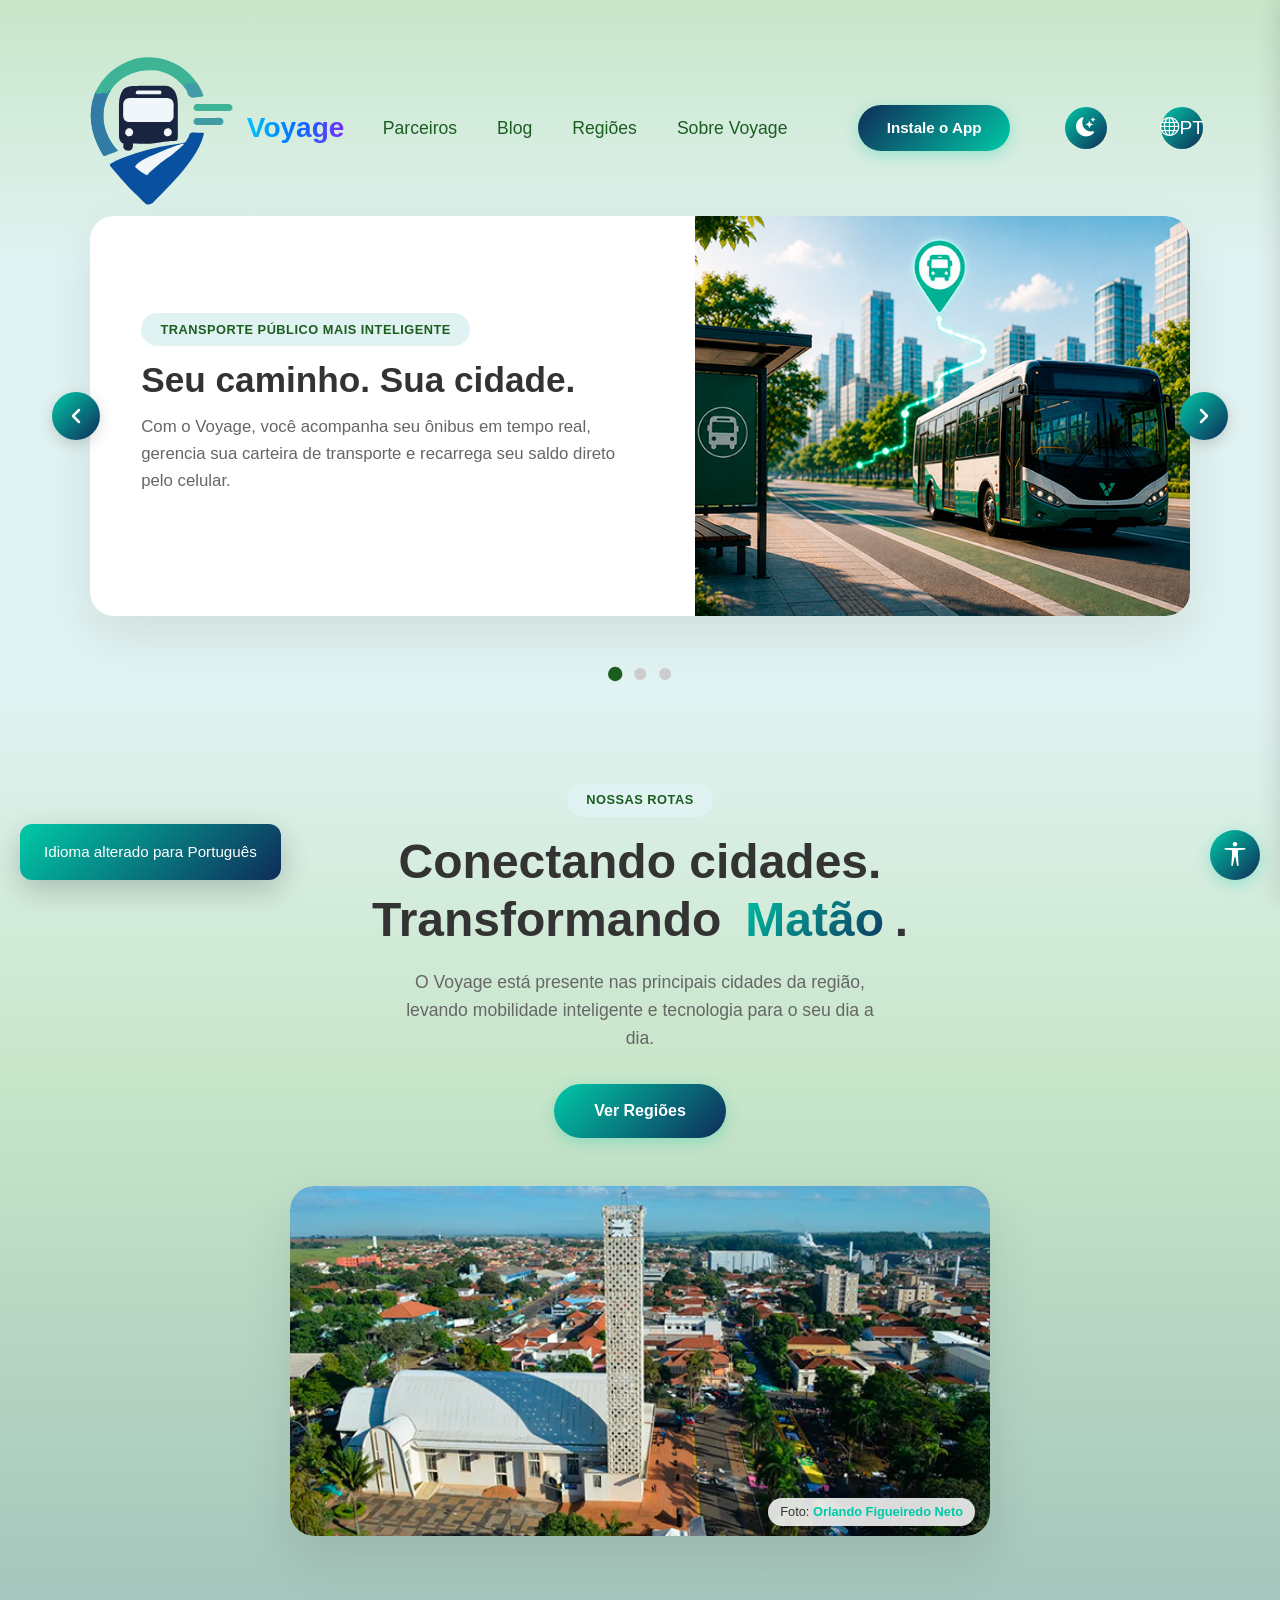
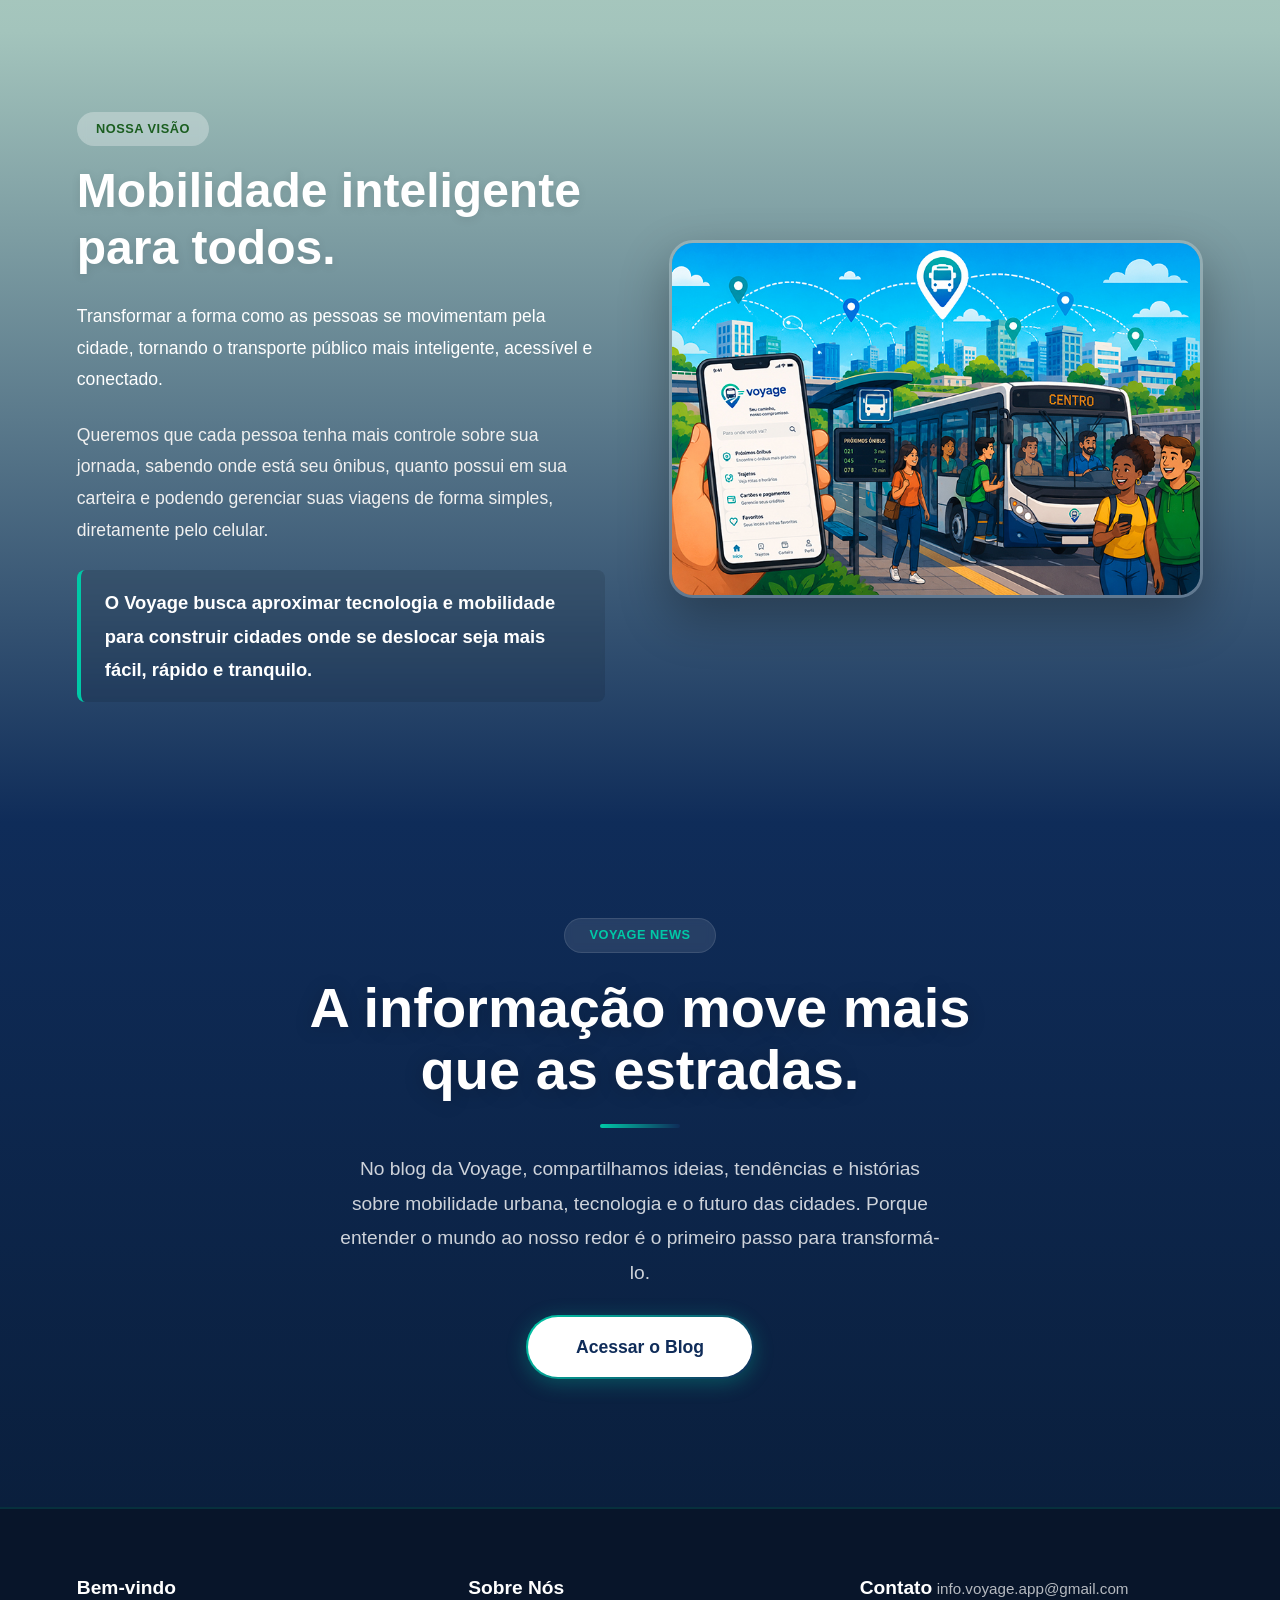
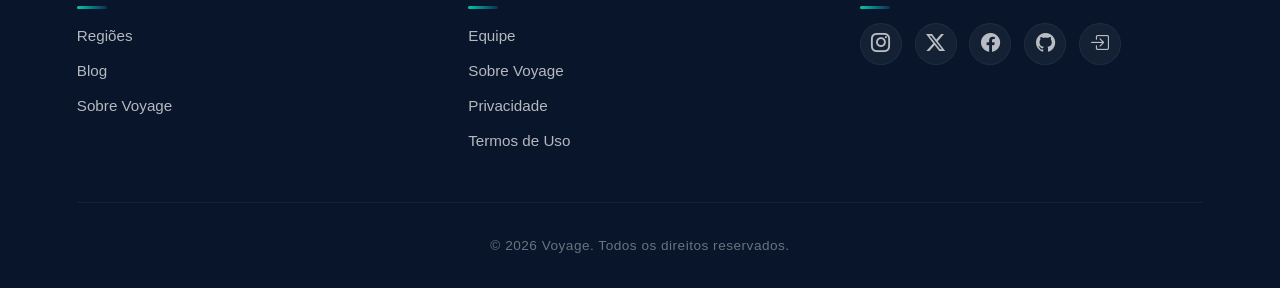
<file: index.html>
<!DOCTYPE html>
<html lang="pt-BR">

<head>
    <meta charset="UTF-8">
    <meta name="viewport" content="width=device-width, initial-scale=1.0">
    <link rel="stylesheet" href="./front-end/css/style.css">
    <link rel="stylesheet" href="./front-end/css/noturno.css">
    <link rel="stylesheet" href="./front-end/css/acessibilade.css">
    <link rel="stylesheet" href="https://cdn.jsdelivr.net/npm/bootstrap-icons@1.13.1/font/bootstrap-icons.min.css">
    <title>Voyage</title>
</head>

<body>
    <div class="container">
        <header class="header">
            <div class="brand">
                <img src="./front-end/img/voyage_logo.svg" data-src-normal="./front-end/img/voyage_logo.svg"
                    data-src-noturna="./front-end/img/voyage_logo_noturna.svg" alt="Logo Voyage" class="logo">
                <span class="brand-name">Voyage</span>
            </div>
            <!-- Menu de navegação à direita -->
            <nav class="nav-menu">
                <ul>
                    <li><a href="./front-end/pages/parceiros.html" data-i18n="nav_parceiros">Parceiros</a></li>
                    <li><a href="./front-end/pages/blog.html" data-i18n="nav_blog">Blog</a></li>
                    <li><a href="./front-end/pages/regioes.html" data-i18n="nav_regioes">Regiões</a></li>
                    <li><a href="./front-end/pages/sobre_nos.html" data-i18n="nav_sobre">Sobre Voyage</a></li>
                </ul>
            </nav>
            <a href="./front-end/pages/app.html" class="btn-install" data-i18n="btn_instalar"><i
                    class="bi bi-download"></i> Instale o App</a>
            <button onclick="toggleDarkMode()" class="dark-mode-toggle" aria-label="Alternar modo noturno">
                <i class="bi bi-moon-stars-fill" id="darkModeIcon"></i>
            </button>
            <div class="language-selector">
                <button id="languageBtn" class="language-toggle" onclick="toggleLanguageMenu()">
                    <i class="bi bi-globe"></i> <span id="languageLabel">PT</span>
                </button>
                <div id="languageMenu" class="language-menu">
                    <button onclick="setLanguage('pt')">🇧🇷 Português</button>
                    <button onclick="setLanguage('en')">🇺🇸 English</button>
                    <button onclick="setLanguage('es')">🇪🇸 Español</button>
                </div>
            </div>
        </header>

        <!-- ===== MAIN / CARROSSEL DE CARDS ===== -->
        <main class="main-content">

            <!-- Container dos Cards -->
            <div class="cards-slider" id="cardsSlider">


                <div class="card active img-right">
                    <div class="card-text">
                        <span class="tag" data-i18n="home_tag">Transporte público mais inteligente</span>
                        <h1 data-i18n="home_titulo_1">Seu caminho. Sua cidade.<br data-i18n="home_titulo_2">Na palma da
                            sua mão.</h1>
                        <p data-i18n="home_desc">Com o Voyage, você acompanha seu ônibus em tempo real, gerencia sua
                            carteira de transporte e recarrega seu saldo direto pelo celular.</p>
                    </div>
                    <div class="card-image">
                        <img src="./front-end/img/p1.jpg" alt="Ônibus inteligente">
                    </div>
                </div>

                <div class="card img-right">
                    <div class="card-text">
                        <span class="tag" data-i18n="home_tag_2">Chegada na hora certa</span>
                        <h1 data-i18n="home_titulo_3">Rastreamento ao vivo<br data-i18n="home_titulo_4">do seu ônibus.
                        </h1>
                        <p data-i18n="home_desc_2">Saiba exatamente onde está o seu transporte, quantos minutos faltam
                            para chegar e evite filas desnecessárias nos pontos.</p>
                    </div>
                    <div class="card-image">
                        <img src="./front-end/img/p2.jpg" alt="Rastreamento GPS">
                    </div>
                </div>

                <div class="card img-right">
                    <div class="card-text">
                        <span class="tag" data-i18n="home_tag_3">SEM FILAS, SEM PAPEL</span>
                        <h1 data-i18n="home_titulo_5">Recarregue seu saldo<br data-i18n="home_titulo_6">pelo celular.
                        </h1>
                        <p data-i18n="home_desc_3">Gerencie sua carteira de transporte digital, veja seu histórico de
                            viagens e recarregue o crédito com apenas um clique.</p>
                    </div>
                    <div class="card-image">
                        <img src="./front-end/img/p3.jpg" alt="Recarga digital">
                    </div>
                </div>

            </div>

            <!-- Indicadores / Bolinhas de navegação -->
            <div class="slider-indicators">
                <button class="dot active" data-index="0"></button>
                <button class="dot" data-index="1"></button>
                <button class="dot" data-index="2"></button>
            </div>

            <!-- Setas laterais personalizadas (DENTRO do slider) -->
            <button class="arrow arrow-left" id="prevCard" aria-label="Anterior">
                <svg width="24" height="24" viewBox="0 0 24 24" fill="none" stroke="currentColor" stroke-width="3"
                    stroke-linecap="round" stroke-linejoin="round">
                    <polyline points="15 18 9 12 15 6"></polyline>
                </svg>
            </button>

            <button class="arrow arrow-right" id="nextCard" aria-label="Próximo">
                <svg width="24" height="24" viewBox="0 0 24 24" fill="none" stroke="currentColor" stroke-width="3"
                    stroke-linecap="round" stroke-linejoin="round">
                    <polyline points="9 18 15 12 9 6"></polyline>
                </svg>
            </button>

        </main>

        <!-- ===== SEÇÃO REGIÕES ===== -->
        <section class="regions-section">
            <div class="regions-container">

                <div class="regions-text">
                    <span class="regions-tag" data-i18n="regioes_tag">Nossas rotas</span>
<h2>
    <span data-i18n="regioes_titulo_1">Conectando cidades.</span>
    <br>
    <span data-i18n="regioes_titulo_2">Transformando</span>
    <span id="changing-city" class="highlight-city">Matão</span>.
</h2>
                    <p data-i18n="regioes_desc">O Voyage está presente nas principais cidades da região, levando
                        mobilidade inteligente e tecnologia para o seu dia a dia.</p>

                    <a href="/front-end/pages/regioes.html" class="btn-regions" data-i18n="regioes_btn">
                        <span>Ver Regiões</span>
                        <i class="bi bi-arrow-right"></i>
                    </a>
                </div>

<div class="regions-images">
    <!-- Imagem de Matão -->
    <img src="./front-end/img/matao.jpg" 
         alt="Cidade de Matão" 
         class="city-image active" 
         data-city="Matão"
         data-credit="Orlando Figueiredo Neto"
         data-credit-link="https://www.google.com/search?q=Orlando+Figueiredo+Neto">
         
    <!-- Imagem de Taquaritinga -->
    <img src="./front-end/img/taquaritinga.png" 
         alt="Cidade de Taquaritinga" 
         class="city-image" 
         data-city="Taquaritinga"
         data-credit="Gustavo Del Vechio"
         data-credit-link="https://gustavodelvechio.com.br">
         
    <!-- Crédito dinâmico -->
    <p class="credit-text" id="creditText">
        Foto: <a href="https://www.google.com/search?q=Orlando+Figueiredo+Neto" target="_blank" rel="noopener noreferrer" id="creditLink">Orlando Figueiredo Neto</a>
    </p>
</div>

            </div>
        </section>

        <!-- ===== SEÇÃO VISÃO ===== -->
        <section class="vision-section">
            <div class="vision-container">

                <div class="vision-text">
                    <h3 class="vision-tag" data-i18n="visao_tag">Nossa Visão</h3>
                    <h2 data-i18n="visao_titulo">Mobilidade inteligente<br>para todos.</h2>

                    <p data-i18n="visao_desc_1">Transformar a forma como as pessoas se movimentam pela cidade,
                        tornando o transporte público mais inteligente, acessível e conectado.</p>
                    <p data-i18n="visao_desc_2">Queremos que cada pessoa tenha mais controle sobre sua jornada,
                        sabendo onde está seu ônibus, quanto possui em sua carteira e
                        podendo gerenciar suas viagens de forma simples, diretamente pelo celular.</p>
                    <p class="vision-highlight" data-i18n="visao_desc_3">O Voyage busca aproximar tecnologia e
                        mobilidade para construir
                        cidades onde se deslocar seja mais fácil, rápido e tranquilo.</p>
                </div>

                <div class="vision-image">
                    <img src="./front-end/img/visao.jpg" alt="Visão de mobilidade inteligente Voyage">
                </div>

            </div>
        </section>

        <!-- ===== SEÇÃO BLOG ===== -->
        <section class="blog-section">
            <div class="blog-container">

                <div class="blog-content">
                    <span class="blog-tag" data-i18n="blog_tag">Voyage News</span>
                    <h2 data-i18n="blog_titulo">A informação move mais<br>que as estradas.</h2>
                    <p data-i18n="blog_desc">
                        No blog da Voyage, compartilhamos ideias, tendências e histórias
                        sobre mobilidade urbana, tecnologia e o futuro das cidades.
                        Porque entender o mundo ao nosso redor é o primeiro passo para
                        transformá-lo.
                    </p>
                    <a href="./front-end/pages/blog.html" class="btn-blog" data-i18n="blog_btn">
                        <span>Acessar o Blog</span>
                        <i class="bi bi-arrow-right"></i>
                    </a>
                </div>

            </div>
        </section>

        <!-- ===== RODAPÉ ===== -->
        <footer class="footer">
            <div class="footer-container">
                <div class="footer-col">
                    <h3 data-i18n="footer_bemvindo">Bem-vindo</h3>
                    <ul>
                        <li><a href="./front-end/pages/regioes.html" data-i18n="nav_regioes">Regiões</a></li>
                        <li><a href="./front-end/pages/blog.html" data-i18n="nav_blog">Blog</a></li>
                        <li><a href="./front-end/pages/sobre_nos.html" data-i18n="nav_sobre">Sobre Nós</a></li>
                    </ul>
                </div>
                <div class="footer-col">
                    <h3 data-i18n="footer_sobre">Sobre Nós</h3>
                    <ul>
                        <li><a href="./front-end/pages/sobre_nos.html#equipe" data-i18n="footer_equipe">Equipe</a></li>
                        <li><a href="./front-end/pages/sobre_nos.html" data-i18n="nav_sobre">Sobre Voyage</a></li>
                        <li><a href="./front-end/pages/sobre_nos.html#privacidade"
                                data-i18n="footer_privacidade">Privacidade</a></li>
                        <li><a href="./front-end/pages/sobre_nos.html#termos" data-i18n="footer_termos">Termos de
                                Uso</a></li>
                    </ul>
                </div>
                <div class="footer-col contact-col">
                    <h3 data-i18n="footer_contato">Contato</h3>
                    <a href="mailto:info.voyage.app@gmail.com" class="footer-email" data-i18n="footer_email">
                        <i class="bi bi-envelope-fill"></i> info.voyage.app@gmail.com
                    </a>

                    <div class="footer-social">
                        <a href="#" aria-label="Instagram"><i class="bi bi-instagram"></i></a>
                        <a href="#" aria-label="X (Twitter)"><i class="bi bi-twitter-x"></i></a>
                        <a href="#" aria-label="Facebook"><i class="bi bi-facebook"></i></a>
                        <a href="#" aria-label="GitHub"><i class="bi bi-github"></i></a>
                    <!-- Botão de Login ADM -->
                    <a href="./front-end/pages/login.html" class="admin-login-link" title="Área Administrativa">
                        <i class="bi-box-arrow-in-right"></i> 
                    </a>
                    </div>
                </div>
            </div>
            <div class="footer-bottom">
                <p data-i18n="footer_direitos">&copy; 2026 Voyage. Todos os direitos reservados.</p>
            </div>
        </footer>

    </div>

    <div id="languageToast" class="language-toast"></div>

    <!-- Filtros de Daltonismo (SVG) -->
    <svg width="0" height="0" style="position:absolute">
        <defs>
            <filter id="protanopia-filter">
                <feColorMatrix type="matrix" values="0.567 0.433 0 0 0
                                                     0.558 0.442 0 0 0
                                                     0 0 1 0 0
                                                     0 0 0 1 0" />
            </filter>
            <filter id="deuteranopia-filter">
                <feColorMatrix type="matrix" values="0.625 0.375 0 0 0
                                                     0.7 0.3 0 0 0
                                                     0 0 1 0 0
                                                     0 0 0 1 0" />
            </filter>
            <filter id="tritanopia-filter">
                <feColorMatrix type="matrix" values="1 0 0 0 0
                                                     0 1 0 0 0
                                                     0 0 0.567 0.433 0
                                                     0 0 0 1 0" />
            </filter>
            <filter id="acromatopsia-filter">
                <feColorMatrix type="matrix" values="0.2126 0.7152 0.0722 0 0
                                                     0.2126 0.7152 0.0722 0 0
                                                     0.2126 0.7152 0.0722 0 0
                                                     0 0 0 1 0" />
            </filter>
        </defs>
    </svg>

    <!-- ===== MODO DE ACESSIBILIDADE ===== -->
    <button id="accessibilityToggle" class="accessibility-toggle" aria-label="Acessibilidade">
        <i class="bi bi-universal-access"></i>
    </button>

    <div id="accessibilityOverlay" class="accessibility-overlay"></div>

    <aside id="accessibilityMenu" class="accessibility-menu">
        <div class="accessibility-menu-header">
            <h3>Acessibilidade</h3>
            <button id="accessibilityClose" class="accessibility-close">
                <i class="bi bi-x-lg"></i>
            </button>
        </div>

        <h4>Filtros de Daltonismo</h4>
        <div class="accessibility-options">
            <div class="accessibility-option">
                <input type="radio" id="filtro-padrao" name="daltonismo" value="padrao" checked>
                <label for="filtro-padrao">Modo Padrão</label>
            </div>
            <div class="accessibility-option">
                <input type="radio" id="filtro-protanopia" name="daltonismo" value="protanopia">
                <label for="filtro-protanopia">Protanopsia</label>
            </div>
            <div class="accessibility-option">
                <input type="radio" id="filtro-deuteranopia" name="daltonismo" value="deuteranopia">
                <label for="filtro-deuteranopia">Deuteranopia</label>
            </div>
            <div class="accessibility-option">
                <input type="radio" id="filtro-tritanopia" name="daltonismo" value="tritanopia">
                <label for="filtro-tritanopia">Tritanopia</label>
            </div>
            <div class="accessibility-option">
                <input type="radio" id="filtro-acromatopsia" name="daltonismo" value="acromatopsia">
                <label for="filtro-acromatopsia">Acromatopsia</label>
            </div>
        </div>
    </aside>

    <div id="accessibilityToast" class="accessibility-toast"></div>

    <script src="./front-end/js/script.js"></script>
    <script src="./front-end/js/noturno.js"></script>
    <script src="./front-end/js/acessibilidade.js"></script>
    <script src="./front-end/js/idioma.js"></script>
    <!-- Código de integração do VLibras -->
    <div vw class="enabled">
        <div vw-access-button class="active"></div>
        <div vw-plugin-wrapper>
            <div class="vw-plugin-top-wrapper"></div>
        </div>
    </div>
    <script src="https://vlibras.gov.br/app/vlibras-plugin.js"></script>
    <script>
        new window.VLibras.Widget('https://vlibras.gov.br/app');
    </script>
</body>

</html>
</file>
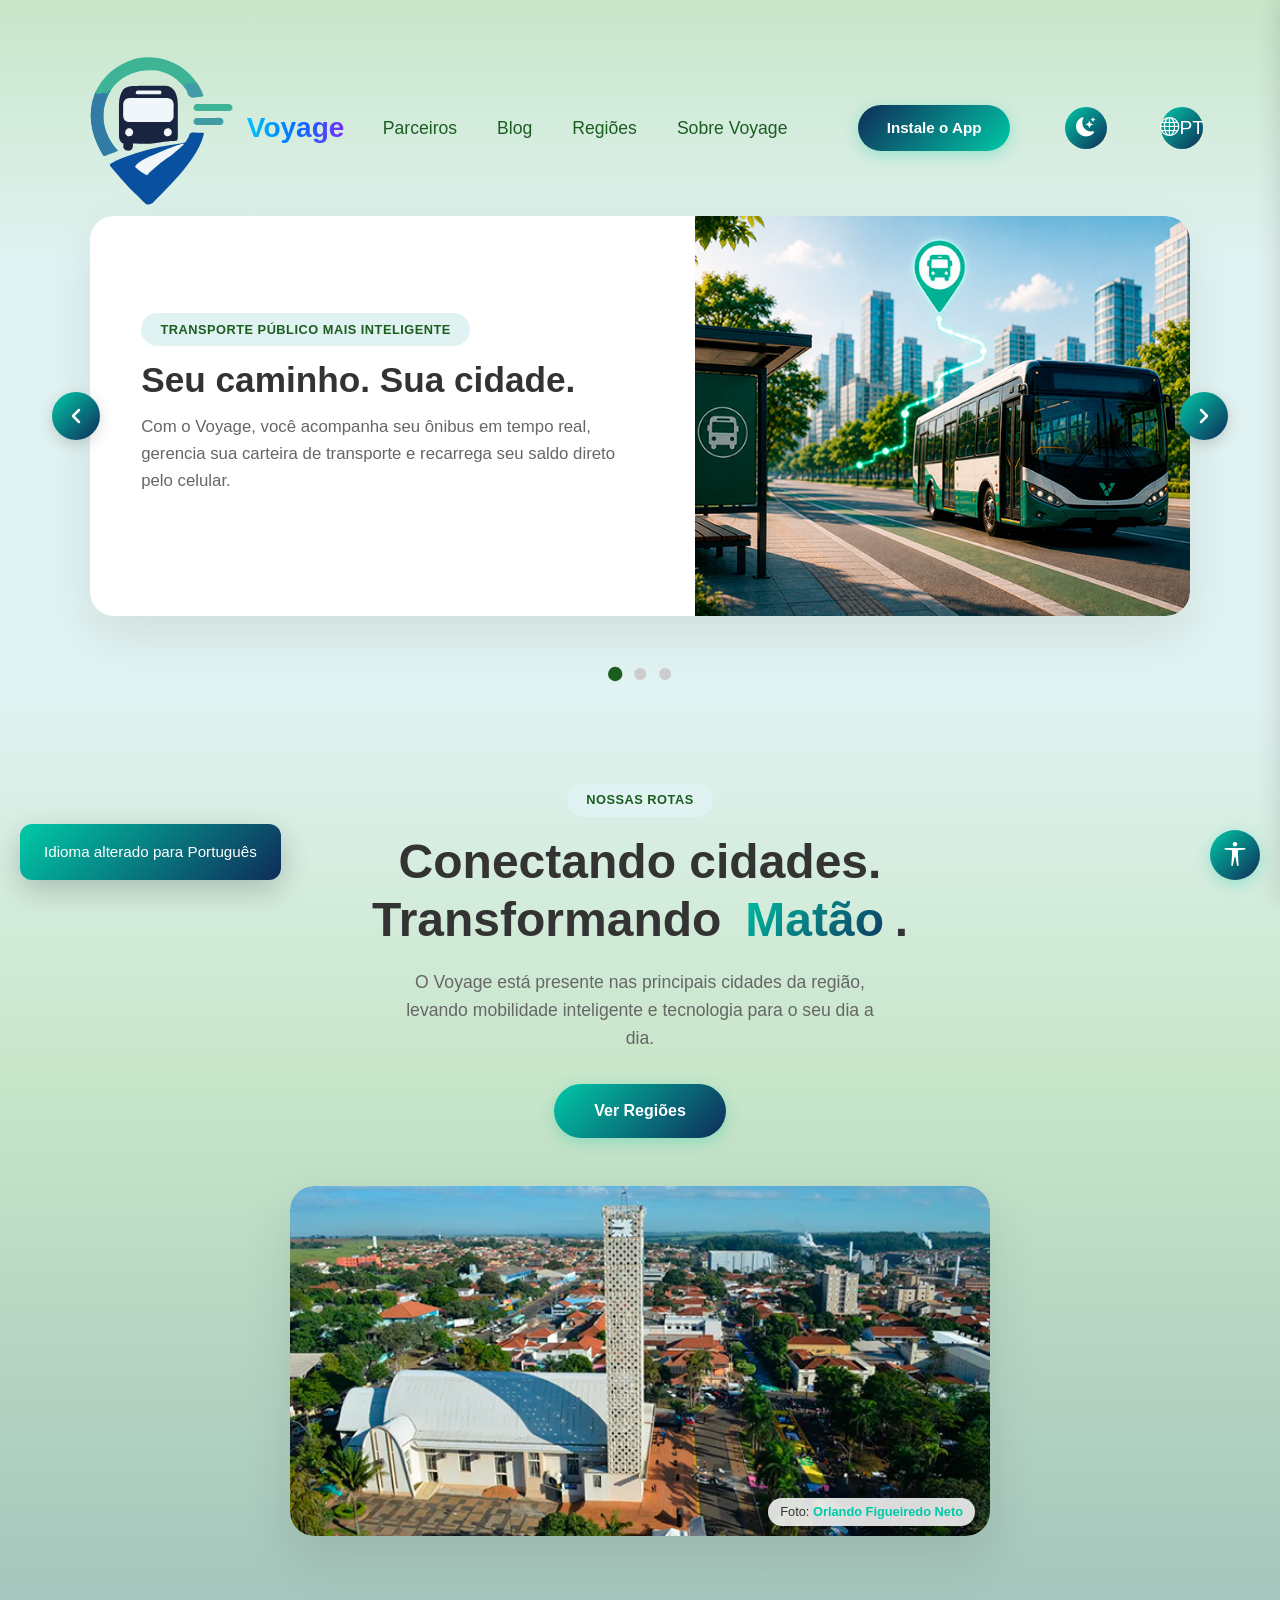
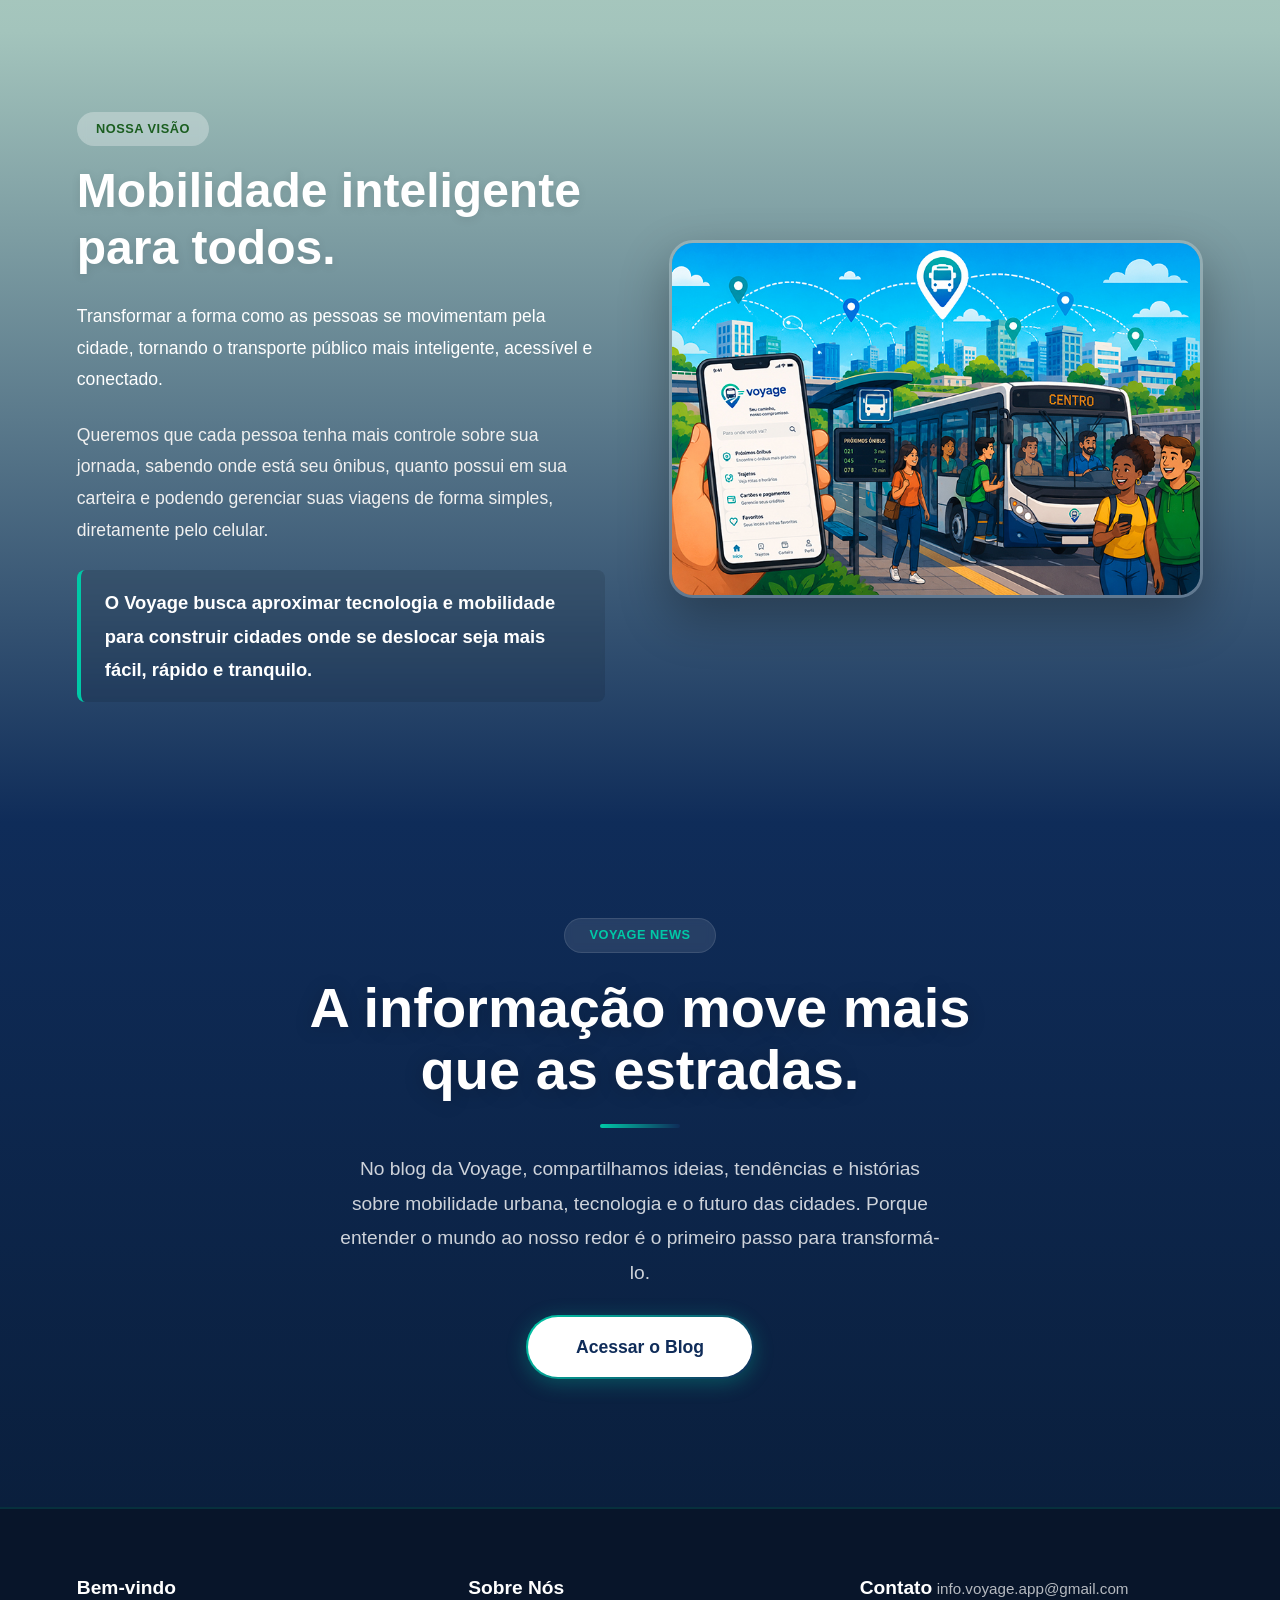
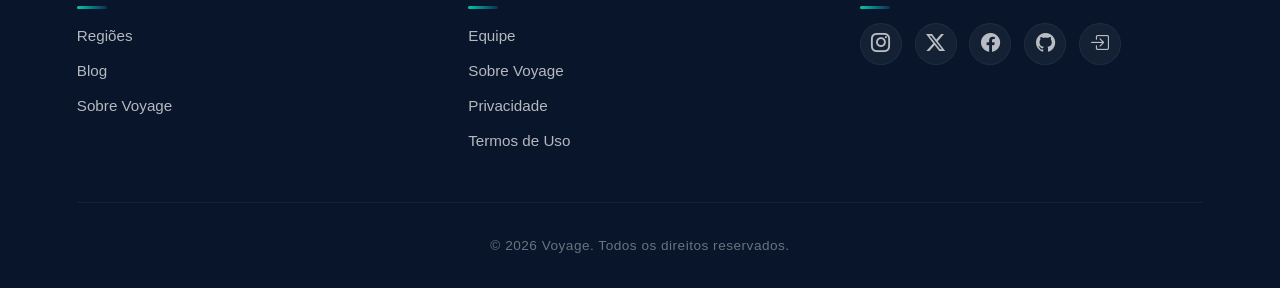
<file: apps/web/index.html>
<!DOCTYPE html>
<html lang="pt-BR">

<head>
    <meta charset="UTF-8">
    <meta name="viewport" content="width=device-width, initial-scale=1.0">
    <link rel="stylesheet" href="./front-end/css/style.css">
    <link rel="stylesheet" href="./front-end/css/noturno.css">
    <link rel="stylesheet" href="./front-end/css/acessibilade.css">
    <link rel="stylesheet" href="https://cdn.jsdelivr.net/npm/bootstrap-icons@1.13.1/font/bootstrap-icons.min.css">
    <title>Voyage</title>
</head>

<body>
    <div class="container">
        <header class="header">
            <div class="brand">
                <img src="./front-end/img/voyage_logo.svg" data-src-normal="./front-end/img/voyage_logo.svg"
                    data-src-noturna="./front-end/img/voyage_logo_noturna.svg" alt="Logo Voyage" class="logo">
                <span class="brand-name">Voyage</span>
            </div>
            <!-- Menu de navegação à direita -->
            <nav class="nav-menu">
                <ul>
                    <li><a href="./front-end/pages/parceiros.html" data-i18n="nav_parceiros">Parceiros</a></li>
                    <li><a href="./front-end/pages/blog.html" data-i18n="nav_blog">Blog</a></li>
                    <li><a href="./front-end/pages/regioes.html" data-i18n="nav_regioes">Regiões</a></li>
                    <li><a href="./front-end/pages/sobre_nos.html" data-i18n="nav_sobre">Sobre Voyage</a></li>
                </ul>
            </nav>
            <a href="./front-end/pages/app.html" class="btn-install" data-i18n="btn_instalar"><i
                    class="bi bi-download"></i> Instale o App</a>
            <button onclick="toggleDarkMode()" class="dark-mode-toggle" aria-label="Alternar modo noturno">
                <i class="bi bi-moon-stars-fill" id="darkModeIcon"></i>
            </button>
            <div class="language-selector">
                <button id="languageBtn" class="language-toggle" onclick="toggleLanguageMenu()">
                    <i class="bi bi-globe"></i> <span id="languageLabel">PT</span>
                </button>
                <div id="languageMenu" class="language-menu">
                    <button onclick="setLanguage('pt')">🇧🇷 Português</button>
                    <button onclick="setLanguage('en')">🇺🇸 English</button>
                    <button onclick="setLanguage('es')">🇪🇸 Español</button>
                </div>
            </div>
        </header>

        <!-- ===== MAIN / CARROSSEL DE CARDS ===== -->
        <main class="main-content">

            <!-- Container dos Cards -->
            <div class="cards-slider" id="cardsSlider">


                <div class="card active img-right">
                    <div class="card-text">
                        <span class="tag" data-i18n="home_tag">Transporte público mais inteligente</span>
                        <h1 data-i18n="home_titulo_1">Seu caminho. Sua cidade.<br data-i18n="home_titulo_2">Na palma da
                            sua mão.</h1>
                        <p data-i18n="home_desc">Com o Voyage, você acompanha seu ônibus em tempo real, gerencia sua
                            carteira de transporte e recarrega seu saldo direto pelo celular.</p>
                    </div>
                    <div class="card-image">
                        <img src="./front-end/img/p1.jpg" alt="Ônibus inteligente">
                    </div>
                </div>

                <div class="card img-right">
                    <div class="card-text">
                        <span class="tag" data-i18n="home_tag_2">Chegada na hora certa</span>
                        <h1 data-i18n="home_titulo_3">Rastreamento ao vivo<br data-i18n="home_titulo_4">do seu ônibus.
                        </h1>
                        <p data-i18n="home_desc_2">Saiba exatamente onde está o seu transporte, quantos minutos faltam
                            para chegar e evite filas desnecessárias nos pontos.</p>
                    </div>
                    <div class="card-image">
                        <img src="./front-end/img/p2.jpg" alt="Rastreamento GPS">
                    </div>
                </div>

                <div class="card img-right">
                    <div class="card-text">
                        <span class="tag" data-i18n="home_tag_3">SEM FILAS, SEM PAPEL</span>
                        <h1 data-i18n="home_titulo_5">Recarregue seu saldo<br data-i18n="home_titulo_6">pelo celular.
                        </h1>
                        <p data-i18n="home_desc_3">Gerencie sua carteira de transporte digital, veja seu histórico de
                            viagens e recarregue o crédito com apenas um clique.</p>
                    </div>
                    <div class="card-image">
                        <img src="./front-end/img/p3.jpg" alt="Recarga digital">
                    </div>
                </div>

            </div>

            <!-- Indicadores / Bolinhas de navegação -->
            <div class="slider-indicators">
                <button class="dot active" data-index="0"></button>
                <button class="dot" data-index="1"></button>
                <button class="dot" data-index="2"></button>
            </div>

            <!-- Setas laterais personalizadas (DENTRO do slider) -->
            <button class="arrow arrow-left" id="prevCard" aria-label="Anterior">
                <svg width="24" height="24" viewBox="0 0 24 24" fill="none" stroke="currentColor" stroke-width="3"
                    stroke-linecap="round" stroke-linejoin="round">
                    <polyline points="15 18 9 12 15 6"></polyline>
                </svg>
            </button>

            <button class="arrow arrow-right" id="nextCard" aria-label="Próximo">
                <svg width="24" height="24" viewBox="0 0 24 24" fill="none" stroke="currentColor" stroke-width="3"
                    stroke-linecap="round" stroke-linejoin="round">
                    <polyline points="9 18 15 12 9 6"></polyline>
                </svg>
            </button>

        </main>

        <!-- ===== SEÇÃO REGIÕES ===== -->
        <section class="regions-section">
            <div class="regions-container">

                <div class="regions-text">
                    <span class="regions-tag" data-i18n="regioes_tag">Nossas rotas</span>
<h2>
    <span data-i18n="regioes_titulo_1">Conectando cidades.</span>
    <br>
    <span data-i18n="regioes_titulo_2">Transformando</span>
    <span id="changing-city" class="highlight-city">Matão</span>.
</h2>
                    <p data-i18n="regioes_desc">O Voyage está presente nas principais cidades da região, levando
                        mobilidade inteligente e tecnologia para o seu dia a dia.</p>

                    <a href="./front-end/pages/regioes.html" class="btn-regions" data-i18n="regioes_btn">
                        <span>Ver Regiões</span>
                        <i class="bi bi-arrow-right"></i>
                    </a>
                </div>

<div class="regions-images">
    <!-- Imagem de Matão -->
    <img src="./front-end/img/matao.jpg" 
         alt="Cidade de Matão" 
         class="city-image active" 
         data-city="Matão"
         data-credit="Orlando Figueiredo Neto"
         data-credit-link="https://www.google.com/search?q=Orlando+Figueiredo+Neto">
         
    <!-- Imagem de Taquaritinga -->
    <img src="./front-end/img/taquaritinga.png" 
         alt="Cidade de Taquaritinga" 
         class="city-image" 
         data-city="Taquaritinga"
         data-credit="Gustavo Del Vechio"
         data-credit-link="https://gustavodelvechio.com.br">
         
    <!-- Crédito dinâmico -->
    <p class="credit-text" id="creditText">
        Foto: <a href="https://www.google.com/search?q=Orlando+Figueiredo+Neto" target="_blank" rel="noopener noreferrer" id="creditLink">Orlando Figueiredo Neto</a>
    </p>
</div>

            </div>
        </section>

        <!-- ===== SEÇÃO VISÃO ===== -->
        <section class="vision-section">
            <div class="vision-container">

                <div class="vision-text">
                    <h3 class="vision-tag" data-i18n="visao_tag">Nossa Visão</h3>
                    <h2 data-i18n="visao_titulo">Mobilidade inteligente<br>para todos.</h2>

                    <p data-i18n="visao_desc_1">Transformar a forma como as pessoas se movimentam pela cidade,
                        tornando o transporte público mais inteligente, acessível e conectado.</p>
                    <p data-i18n="visao_desc_2">Queremos que cada pessoa tenha mais controle sobre sua jornada,
                        sabendo onde está seu ônibus, quanto possui em sua carteira e
                        podendo gerenciar suas viagens de forma simples, diretamente pelo celular.</p>
                    <p class="vision-highlight" data-i18n="visao_desc_3">O Voyage busca aproximar tecnologia e
                        mobilidade para construir
                        cidades onde se deslocar seja mais fácil, rápido e tranquilo.</p>
                </div>

                <div class="vision-image">
                    <img src="./front-end/img/visao.jpg" alt="Visão de mobilidade inteligente Voyage">
                </div>

            </div>
        </section>

        <!-- ===== SEÇÃO BLOG ===== -->
        <section class="blog-section">
            <div class="blog-container">

                <div class="blog-content">
                    <span class="blog-tag" data-i18n="blog_tag">Voyage News</span>
                    <h2 data-i18n="blog_titulo">A informação move mais<br>que as estradas.</h2>
                    <p data-i18n="blog_desc">
                        No blog da Voyage, compartilhamos ideias, tendências e histórias
                        sobre mobilidade urbana, tecnologia e o futuro das cidades.
                        Porque entender o mundo ao nosso redor é o primeiro passo para
                        transformá-lo.
                    </p>
                    <a href="./front-end/pages/blog.html" class="btn-blog" data-i18n="blog_btn">
                        <span>Acessar o Blog</span>
                        <i class="bi bi-arrow-right"></i>
                    </a>
                </div>

            </div>
        </section>

        <!-- ===== RODAPÉ ===== -->
        <footer class="footer">
            <div class="footer-container">
                <div class="footer-col">
                    <h3 data-i18n="footer_bemvindo">Bem-vindo</h3>
                    <ul>
                        <li><a href="./front-end/pages/regioes.html" data-i18n="nav_regioes">Regiões</a></li>
                        <li><a href="./front-end/pages/blog.html" data-i18n="nav_blog">Blog</a></li>
                        <li><a href="./front-end/pages/sobre_nos.html" data-i18n="nav_sobre">Sobre Nós</a></li>
                    </ul>
                </div>
                <div class="footer-col">
                    <h3 data-i18n="footer_sobre">Sobre Nós</h3>
                    <ul>
                        <li><a href="./front-end/pages/sobre_nos.html#equipe" data-i18n="footer_equipe">Equipe</a></li>
                        <li><a href="./front-end/pages/sobre_nos.html" data-i18n="nav_sobre">Sobre Voyage</a></li>
                        <li><a href="./front-end/pages/sobre_nos.html#privacidade"
                                data-i18n="footer_privacidade">Privacidade</a></li>
                        <li><a href="./front-end/pages/sobre_nos.html#termos" data-i18n="footer_termos">Termos de
                                Uso</a></li>
                    </ul>
                </div>
                <div class="footer-col contact-col">
                    <h3 data-i18n="footer_contato">Contato</h3>
                    <a href="mailto:info.voyage.app@gmail.com" class="footer-email" data-i18n="footer_email">
                        <i class="bi bi-envelope-fill"></i> info.voyage.app@gmail.com
                    </a>

                    <div class="footer-social">
                        <a href="#" aria-label="Instagram"><i class="bi bi-instagram"></i></a>
                        <a href="#" aria-label="X (Twitter)"><i class="bi bi-twitter-x"></i></a>
                        <a href="#" aria-label="Facebook"><i class="bi bi-facebook"></i></a>
                        <a href="#" aria-label="GitHub"><i class="bi bi-github"></i></a>
                    <!-- Botão de Login ADM -->
                    <a href="./front-end/pages/login.html" class="admin-login-link" title="Área Administrativa">
                        <i class="bi-box-arrow-in-right"></i> 
                    </a>
                    </div>
                </div>
            </div>
            <div class="footer-bottom">
                <p data-i18n="footer_direitos">&copy; 2026 Voyage. Todos os direitos reservados.</p>
            </div>
        </footer>

    </div>

    <div id="languageToast" class="language-toast"></div>

    <!-- Filtros de Daltonismo (SVG) -->
    <svg width="0" height="0" style="position:absolute">
        <defs>
            <filter id="protanopia-filter">
                <feColorMatrix type="matrix" values="0.567 0.433 0 0 0
                                                     0.558 0.442 0 0 0
                                                     0 0 1 0 0
                                                     0 0 0 1 0" />
            </filter>
            <filter id="deuteranopia-filter">
                <feColorMatrix type="matrix" values="0.625 0.375 0 0 0
                                                     0.7 0.3 0 0 0
                                                     0 0 1 0 0
                                                     0 0 0 1 0" />
            </filter>
            <filter id="tritanopia-filter">
                <feColorMatrix type="matrix" values="1 0 0 0 0
                                                     0 1 0 0 0
                                                     0 0 0.567 0.433 0
                                                     0 0 0 1 0" />
            </filter>
            <filter id="acromatopsia-filter">
                <feColorMatrix type="matrix" values="0.2126 0.7152 0.0722 0 0
                                                     0.2126 0.7152 0.0722 0 0
                                                     0.2126 0.7152 0.0722 0 0
                                                     0 0 0 1 0" />
            </filter>
        </defs>
    </svg>

    <!-- ===== MODO DE ACESSIBILIDADE ===== -->
    <button id="accessibilityToggle" class="accessibility-toggle" aria-label="Acessibilidade">
        <i class="bi bi-universal-access"></i>
    </button>

    <div id="accessibilityOverlay" class="accessibility-overlay"></div>

    <aside id="accessibilityMenu" class="accessibility-menu">
        <div class="accessibility-menu-header">
            <h3>Acessibilidade</h3>
            <button id="accessibilityClose" class="accessibility-close">
                <i class="bi bi-x-lg"></i>
            </button>
        </div>

        <h4>Filtros de Daltonismo</h4>
        <div class="accessibility-options">
            <div class="accessibility-option">
                <input type="radio" id="filtro-padrao" name="daltonismo" value="padrao" checked>
                <label for="filtro-padrao">Modo Padrão</label>
            </div>
            <div class="accessibility-option">
                <input type="radio" id="filtro-protanopia" name="daltonismo" value="protanopia">
                <label for="filtro-protanopia">Protanopsia</label>
            </div>
            <div class="accessibility-option">
                <input type="radio" id="filtro-deuteranopia" name="daltonismo" value="deuteranopia">
                <label for="filtro-deuteranopia">Deuteranopia</label>
            </div>
            <div class="accessibility-option">
                <input type="radio" id="filtro-tritanopia" name="daltonismo" value="tritanopia">
                <label for="filtro-tritanopia">Tritanopia</label>
            </div>
            <div class="accessibility-option">
                <input type="radio" id="filtro-acromatopsia" name="daltonismo" value="acromatopsia">
                <label for="filtro-acromatopsia">Acromatopsia</label>
            </div>
        </div>
    </aside>

    <div id="accessibilityToast" class="accessibility-toast"></div>

    <script src="./front-end/js/script.js"></script>
    <script src="./front-end/js/noturno.js"></script>
    <script src="./front-end/js/acessibilidade.js"></script>
    <script src="./front-end/js/idioma.js"></script>
    <!-- Código de integração do VLibras -->
    <div vw class="enabled">
        <div vw-access-button class="active"></div>
        <div vw-plugin-wrapper>
            <div class="vw-plugin-top-wrapper"></div>
        </div>
    </div>
    <script src="https://vlibras.gov.br/app/vlibras-plugin.js"></script>
    <script>
        new window.VLibras.Widget('https://vlibras.gov.br/app');
    </script>
</body>

</html>
</file>
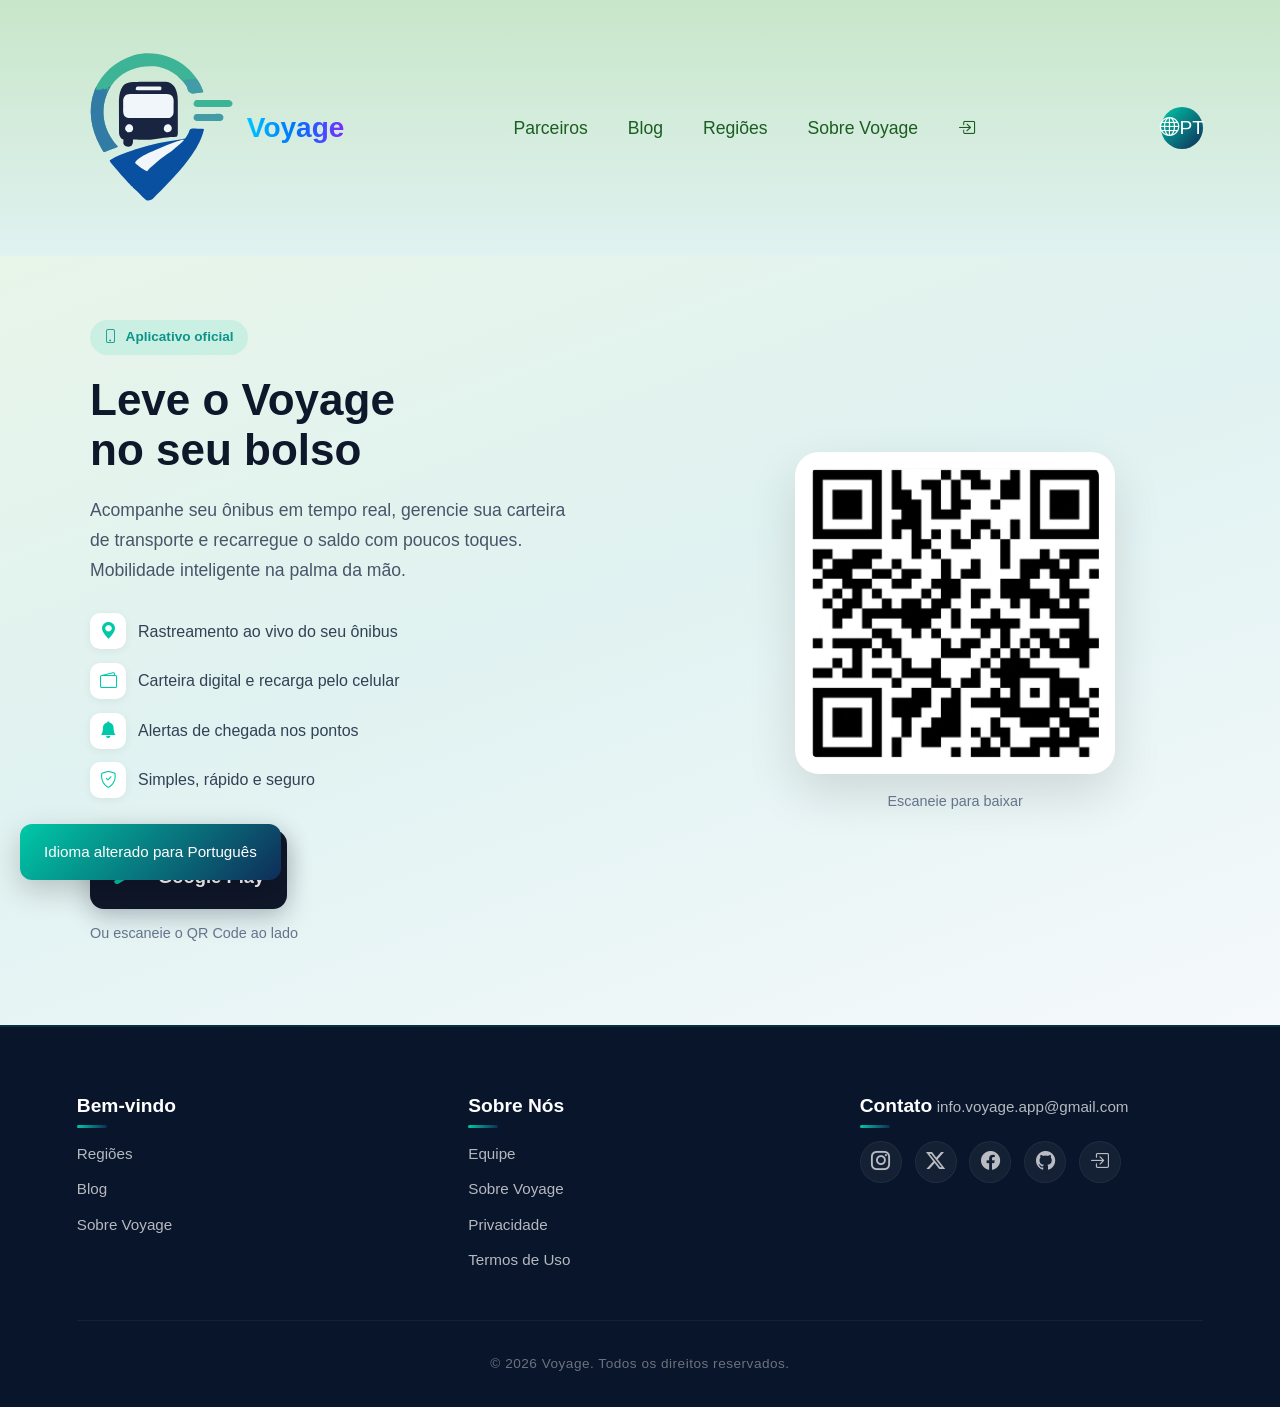
<file: front-end/pages/app.html>
<!DOCTYPE html>
<html lang="pt-BR">

<head>
    <meta charset="UTF-8">
    <meta name="viewport" content="width=device-width, initial-scale=1.0">
    <link rel="stylesheet" href="../css/style.css">
    <link rel="stylesheet" href="../css/app.css">
    <link rel="stylesheet" href="https://cdn.jsdelivr.net/npm/bootstrap-icons@1.13.1/font/bootstrap-icons.min.css">
    <title>Instale o App | Voyage</title>
</head>

<body>
    <div class="container">

        <!-- ===== HEADER ===== -->
        <header class="header">
            <div class="brand">
                <a href="/index.html">
                <img src="../img/voyage_logo.svg" alt="Logo Voyage" class="logo">
                </a>
                <span class="brand-name">Voyage</span>
            </div>
            <nav class="nav-menu">
                <ul>
                    <li><a href="/front-end/pages/parceiros.html" class="active" data-i18n="nav_parceiros">Parceiros</a></li>
                    <li><a href="/front-end/pages/blog.html" data-i18n="nav_blog">Blog</a></li>
                    <li><a href="/front-end/pages/regioes.html" data-i18n="nav_regioes">Regiões</a></li>
                    <li><a href="/front-end/pages/sobre_nos.html" data-i18n="nav_sobre">Sobre Voyage</a></li>
                                        <!-- Botão de Login ADM -->
                    <a href="./front-end/pages/login.html" class="admin-login-link" title="Área Administrativa">
                        <i class="bi-box-arrow-in-right"></i> 
                    </a>
                </ul>
            </nav>
            <div class="language-selector">
                <button id="languageBtn" class="language-toggle" onclick="toggleLanguageMenu()">
                    <i class="bi bi-globe"></i> <span id="languageLabel">PT</span>
                </button>
                <div id="languageMenu" class="language-menu">
                    <button onclick="setLanguage('pt')">🇧🇷 Português</button>
                    <button onclick="setLanguage('en')">🇺🇸 English</button>
                    <button onclick="setLanguage('es')">🇪🇸 Español</button>
                </div>
            </div>
        </header>

        <!-- ===== CONTEÚDO PRINCIPAL (APENAS IMAGEM) ===== -->
<!-- ===== CONTEÚDO PRINCIPAL ===== -->
<main class="app-content">
    <div class="app-hero">

        <!-- Texto -->
        <div class="app-text">
            <span class="app-badge">
                <i class="bi bi-phone"></i> Aplicativo oficial
            </span>

            <h1>Leve o Voyage<br>no seu bolso</h1>

            <p class="app-desc">
                Acompanhe seu ônibus em tempo real, gerencie sua carteira de transporte
                e recarregue o saldo com poucos toques. Mobilidade inteligente na palma da mão.
            </p>

            <ul class="app-features">
                <li>
                    <i class="bi bi-geo-alt-fill"></i>
                    <span>Rastreamento ao vivo do seu ônibus</span>
                </li>
                <li>
                    <i class="bi bi-wallet2"></i>
                    <span>Carteira digital e recarga pelo celular</span>
                </li>
                <li>
                    <i class="bi bi-bell-fill"></i>
                    <span>Alertas de chegada nos pontos</span>
                </li>
                <li>
                    <i class="bi bi-shield-check"></i>
                    <span>Simples, rápido e seguro</span>
                </li>
            </ul>

            <div class="app-actions">
                <!-- Troque o href pelo link real da Play Store quando tiver -->
                <a href="https://play.google.com/store" target="_blank" rel="noopener"
                   class="btn-playstore">
                    <i class="bi bi-google-play"></i>
                    <div class="btn-playstore-text">
                        <small>Disponível no</small>
                        <strong>Google Play</strong>
                    </div>
                </a>

                <p class="app-qr-hint">
                    Ou escaneie o QR Code ao lado
                </p>
            </div>
        </div>

        <!-- QR Code -->
        <div class="app-image-container">
            <img src="../img/qr-code.png" alt="QR Code do aplicativo Voyage">
            <p class="qr-caption">Escaneie para baixar</p>
        </div>

    </div>
</main>

        <!-- ===== FOOTER ===== -->
        <footer class="footer">
            <div class="footer-container">
                <div class="footer-col">
                    <h3 data-i18n="footer_bemvindo">Bem-vindo</h3>
                    <ul>
                        <li><a href="/front-end/pages/regioes.html" data-i18n="nav_regioes">Regiões</a></li>
                        <li><a href="/front-end/pages/blog.html" data-i18n="nav_blog">Blog</a></li>
                        <li><a href="/front-end/pages/sobre_nos.html" data-i18n="nav_sobre">Sobre Nós</a></li>
                    </ul>
                </div>
                <div class="footer-col">
                    <h3 data-i18n="footer_sobre">Sobre Nós</h3>
                    <ul>
                        <li><a href="/front-end/pages/sobre_nos.html#equipe" data-i18n="footer_equipe">Equipe</a></li>
                        <li><a href="/front-end/pages/sobre_nos.html" data-i18n="nav_sobre">Sobre Voyage</a></li>
                        <li><a href="/front-end/pages/sobre_nos.html#privacidade" data-i18n="footer_privacidade">Privacidade</a></li>
                        <li><a href="/front-end/pages/sobre_nos.html#termos" data-i18n="footer_termos">Termos de Uso</a></li>
                    </ul>
                </div>
                <div class="footer-col contact-col">
                    <h3 data-i18n="footer_contato">Contato</h3>
                    <a href="mailto:info.voyage.app@gmail.com" class="footer-email" data-i18n="footer_email">
                        <i class="bi bi-envelope-fill"></i> info.voyage.app@gmail.com
                    </a>
                    <div class="footer-social">
                        <a href="#" aria-label="Instagram"><i class="bi bi-instagram"></i></a>
                        <a href="#" aria-label="X (Twitter)"><i class="bi bi-twitter-x"></i></a>
                        <a href="#" aria-label="Facebook"><i class="bi bi-facebook"></i></a>
                        <a href="#" aria-label="GitHub"><i class="bi bi-github"></i></a>
                                        <!-- Botão de Login ADM -->
                    <a href="/front-end/pages/login.html" class="admin-login-link" title="Área Administrativa">
                        <i class="bi-box-arrow-in-right"></i> 
                    </a>
                    </div>
                </div>
            </div>
            <div class="footer-bottom">
                <p data-i18n="footer_direitos">&copy; 2026 Voyage. Todos os direitos reservados.</p>
            </div>
        </footer>

    </div>

        <div id="languageToast" class="language-toast"></div>

    <!-- Código de integração do VLibras -->
    <div vw class="enabled">
        <div vw-access-button class="active"></div>
        <div vw-plugin-wrapper>
            <div class="vw-plugin-top-wrapper"></div>
        </div>
    </div>
    <script src="/front-end/js/idioma.js"></script>
    <script src="https://vlibras.gov.br/app/vlibras-plugin.js"></script>
    <script>
        new window.VLibras.Widget('https://vlibras.gov.br/app');
    </script>

</body>

</html>
</file>
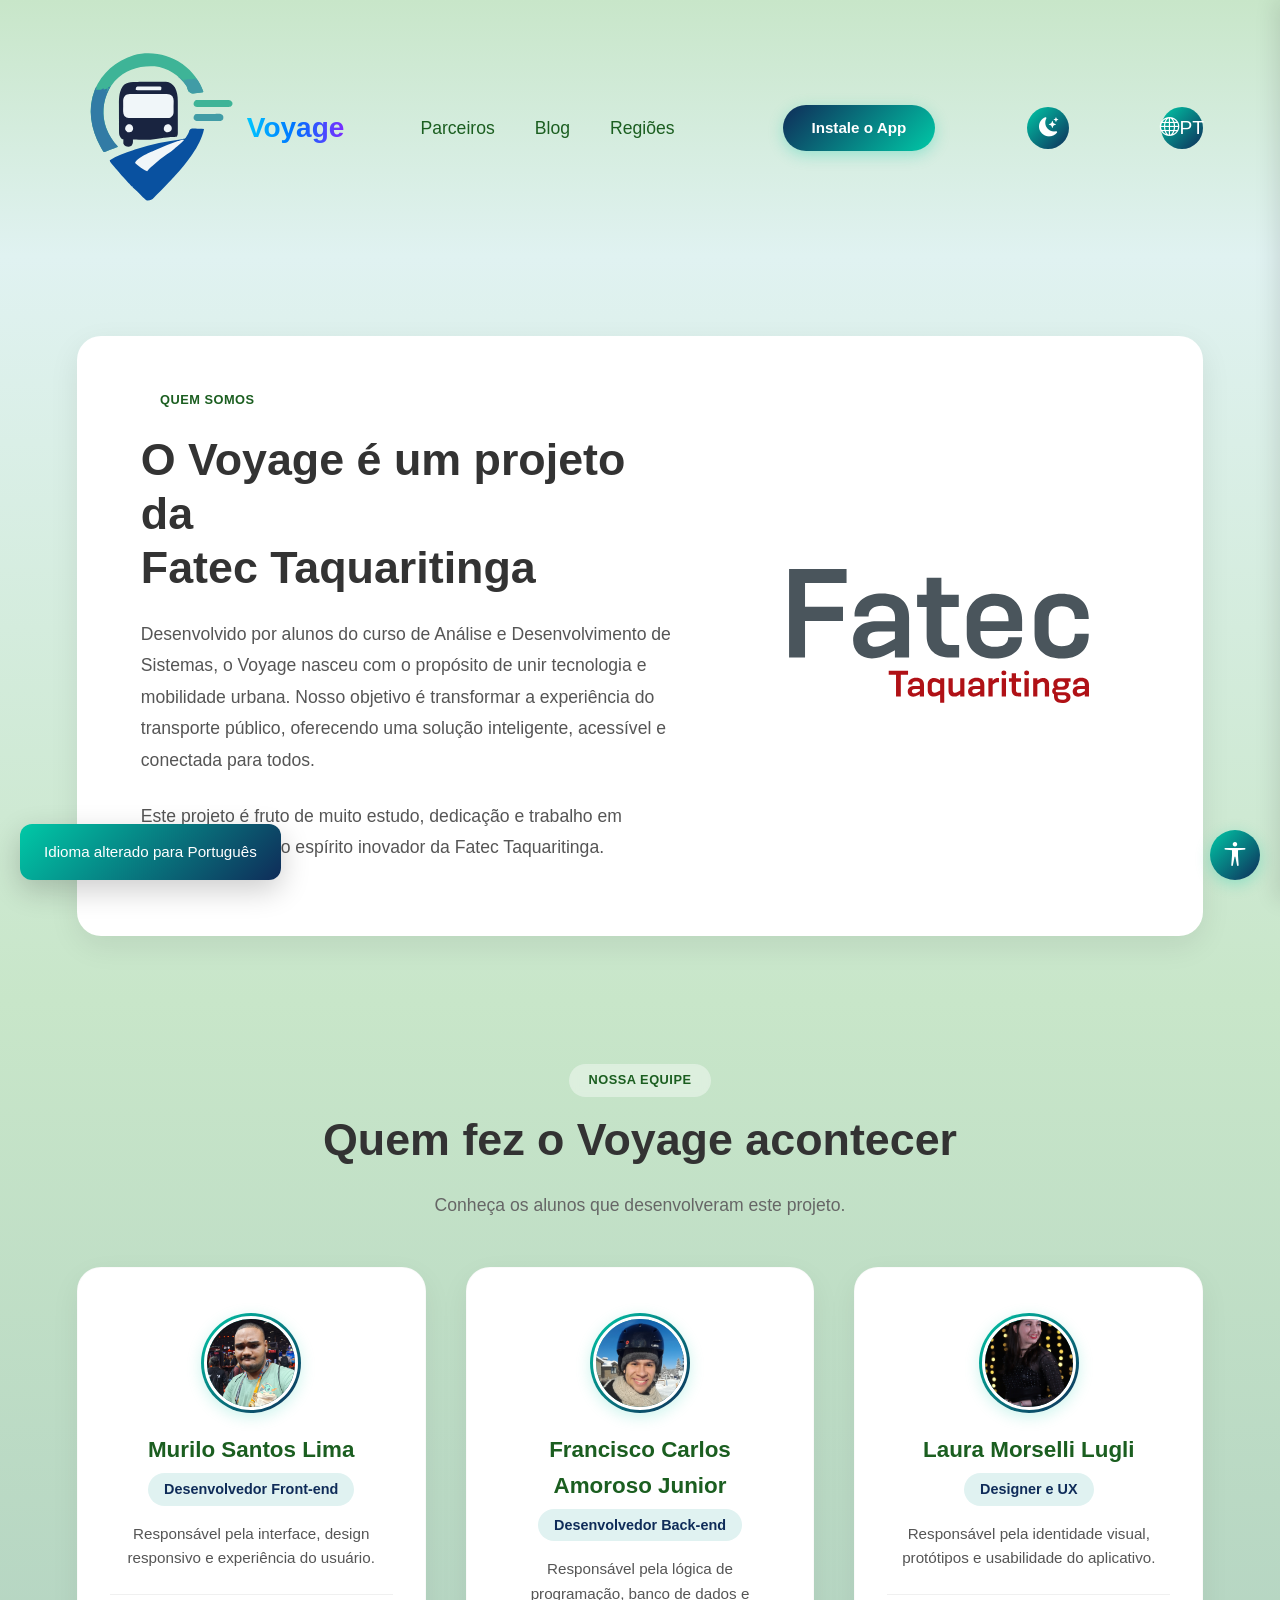
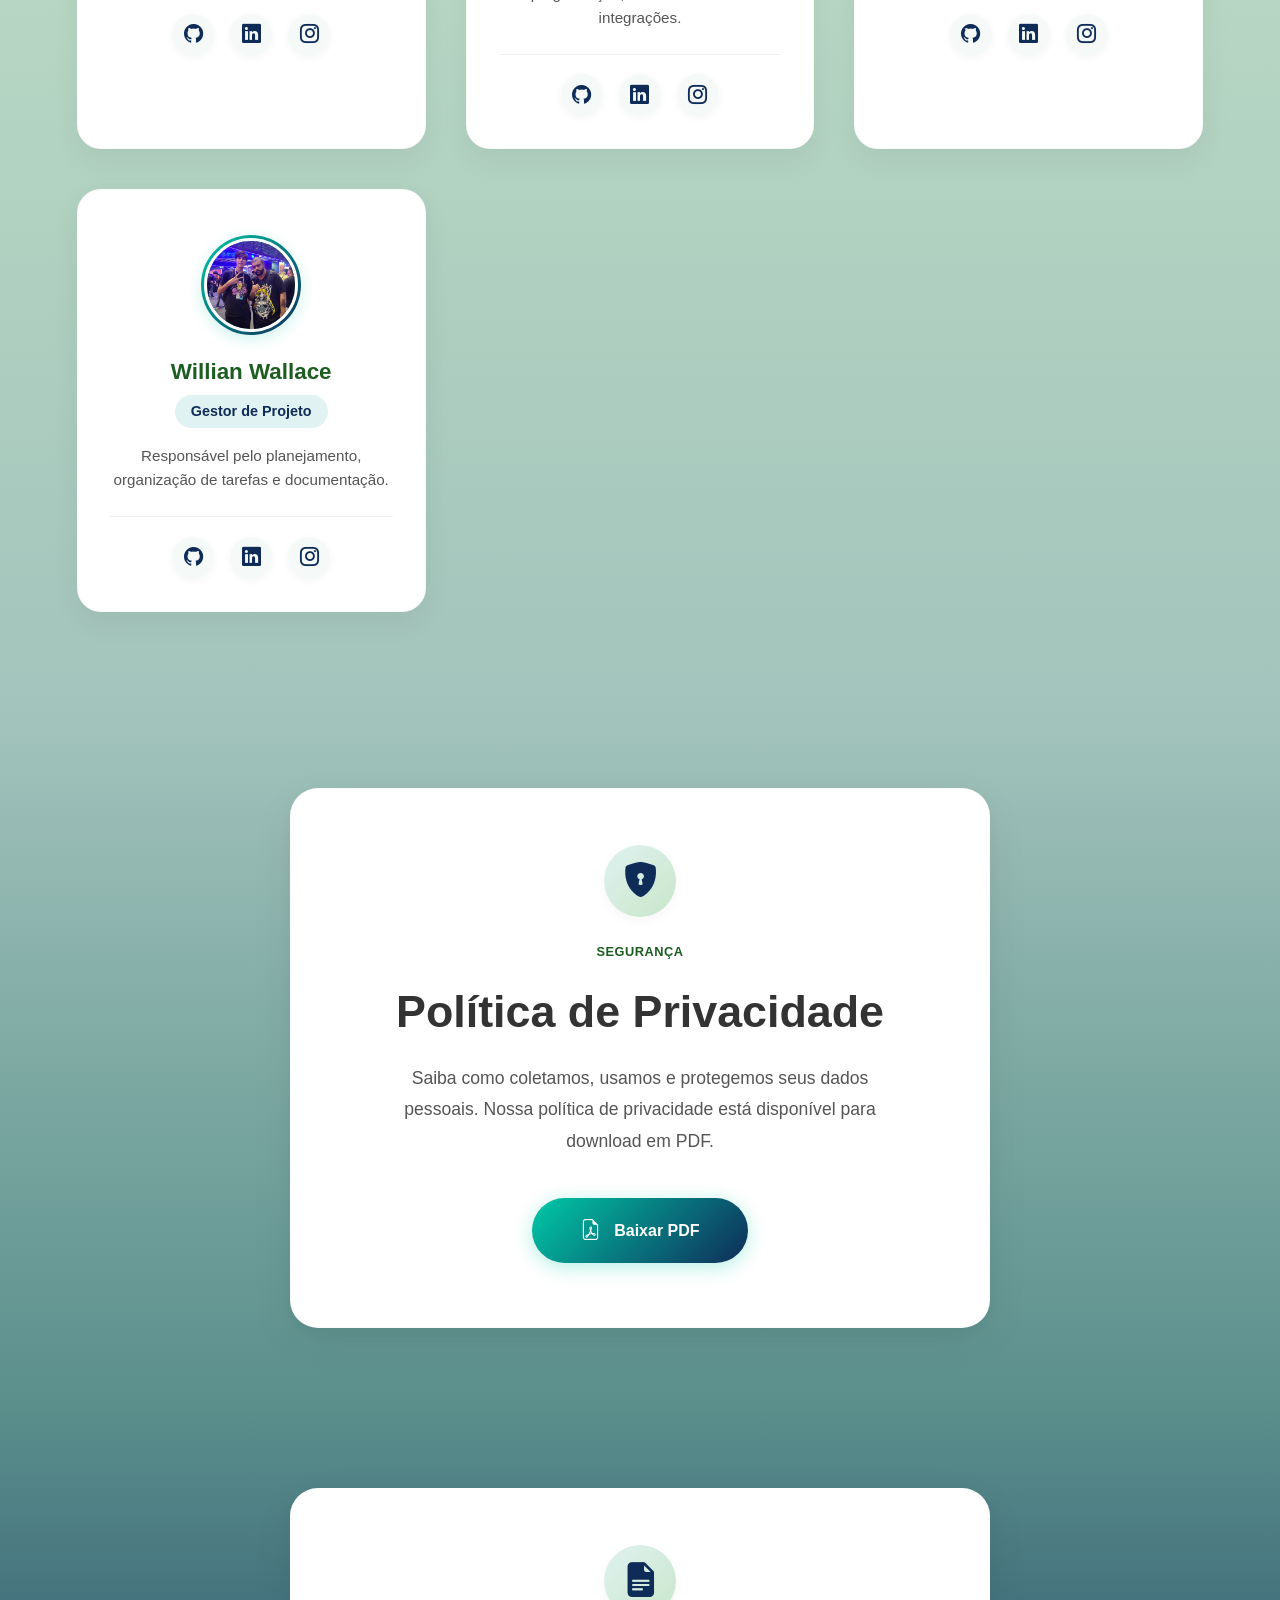
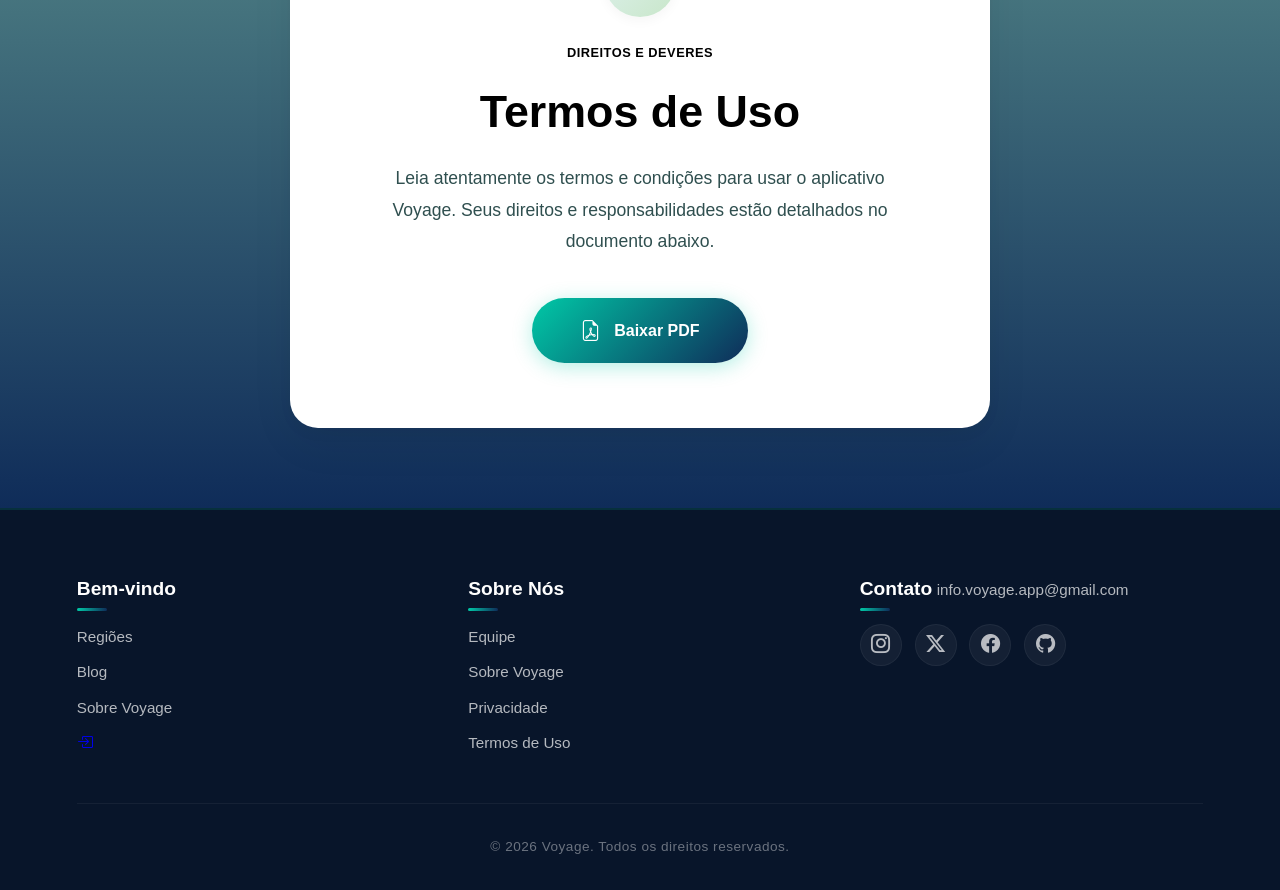
<file: front-end/pages/sobre_nos.html>
<!DOCTYPE html>
<html lang="pt-BR">

<head>
    <meta charset="UTF-8">
    <meta name="viewport" content="width=device-width, initial-scale=1.0">
    <link rel="stylesheet" href="/front-end/css/style.css">
    <link rel="stylesheet" href="/front-end/css/sobre.css">
    <link rel="stylesheet" href="/front-end/css/noturno.css">
    <link rel="stylesheet" href="/front-end/css/acessibilade.css">
    <link rel="stylesheet" href="https://cdn.jsdelivr.net/npm/bootstrap-icons@1.13.1/font/bootstrap-icons.min.css">
    <title>Sobre Nós | Voyage</title>
</head>

<body>
    <div class="container">

        <!-- ===== HEADER ===== -->
        <header class="header">
            <div class="brand">
                <a href="/index.html">
                    <img src="../img/voyage_logo.svg" alt="Logo Voyage" class="logo">
                </a>
                <span class="brand-name">Voyage</span>
            </div>
            <nav class="nav-menu">
                <ul>
                    <li><a href="parceiros.html" data-i18n="nav_parceiros">Parceiros</a></li>
                    <li><a href="blog.html" data-i18n="nav_blog">Blog</a></li>
                    <li><a href="regioes.html" data-i18n="nav_regioes">Regiões</a></li>
                </ul>
            </nav>
            <a href="app.html" class="btn-install" data-i18n="btn_instalar"><i class="bi bi-download"></i> Instale o
                App</a>
            <button onclick="toggleDarkMode()" class="dark-mode-toggle" aria-label="Alternar modo noturno">
                <i class="bi bi-moon-stars-fill" id="darkModeIcon"></i>
            </button>
            <div class="language-selector">
                <button id="languageBtn" class="language-toggle" onclick="toggleLanguageMenu()">
                    <i class="bi bi-globe"></i> <span id="languageLabel">PT</span>
                </button>
                <div id="languageMenu" class="language-menu">
                    <button onclick="setLanguage('pt')">🇧🇷 Português</button>
                    <button onclick="setLanguage('en')">🇺🇸 English</button>
                    <button onclick="setLanguage('es')">🇪🇸 Español</button>
                </div>
            </div>
        </header>

        <!-- ===== SEÇÃO 1: SOBRE A VOYAGE ===== -->
        <section class="sobre-voyage-section" id="sobre">
            <div class="sobre-voyage-container">
                <div class="sobre-voyage-text">
                    <span class="section-tag" data-i18n="sobre_tag">Quem Somos</span>
                    <h2 data-i18n="sobre_titulo">O Voyage é um projeto da <br><strong>Fatec Taquaritinga</strong></h2>
                    <p data-i18n="sobre_desc_1">
                        Desenvolvido por alunos do curso de Análise e Desenvolvimento de Sistemas,
                        o Voyage nasceu com o propósito de unir tecnologia e mobilidade urbana.
                        Nosso objetivo é transformar a experiência do transporte público,
                        oferecendo uma solução inteligente, acessível e conectada para todos.
                    </p>
                    <p data-i18n="sobre_desc_2">
                        Este projeto é fruto de muito estudo, dedicação e trabalho em equipe,
                        refletindo o espírito inovador da Fatec Taquaritinga.
                    </p>
                </div>
                <div class="sobre-voyage-image">
                    <img src="/front-end/img/logo_fatec.svg" alt="Logo Fatec Taquaritinga">
                </div>
            </div>
        </section>

        <!-- ===== SEÇÃO 2: EQUIPE ===== -->
        <section class="equipe-section" id="equipe">
            <div class="equipe-container">
                <span class="section-tag" data-i18n="equipe_tag">Nossa Equipe</span>
                <h2 data-i18n="equipe_titulo">Quem fez o Voyage acontecer</h2>
                <p class="equipe-subtitle" data-i18n="equipe_subtitulo">Conheça os alunos que desenvolveram este
                    projeto.</p>

                <div class="equipe-grid">
                    <!-- Card 1 -->
                    <div class="equipe-card">
                        <div class="equipe-foto">
                            <img src="/front-end/img/murilo.jpeg" alt="Foto do Aluno 1">
                        </div>
                        <h3>Murilo Santos Lima</h3>
                        <p class="equipe-role" data-i18n="equipe_role_1">Desenvolvedor Front-end</p>
                        <p class="equipe-desc" data-i18n="equipe_desc_1">Responsável pela interface, design responsivo e
                            experiência do usuário.</p>
                        <div class="equipe-social">
                            <a href="#" aria-label="GitHub"><i class="bi bi-github"></i></a>
                            <a href="#" aria-label="LinkedIn"><i class="bi bi-linkedin"></i></a>
                            <a href="#" aria-label="Instagram"><i class="bi bi-instagram"></i></a>
                        </div>
                    </div>

                    <!-- Card 2 -->
                    <div class="equipe-card">
                        <div class="equipe-foto">
                            <img src="/front-end/img/francisco.jpg" alt="Foto do Aluno 2">
                        </div>
                        <h3>Francisco Carlos Amoroso Junior</h3>
                        <p class="equipe-role" data-i18n="equipe_role_2">Desenvolvedor Back-end</p>
                        <p class="equipe-desc" data-i18n="equipe_desc_2">Responsável pela lógica de programação, banco
                            de dados e integrações.</p>
                        <div class="equipe-social">
                            <a href="#" aria-label="GitHub"><i class="bi bi-github"></i></a>
                            <a href="#" aria-label="LinkedIn"><i class="bi bi-linkedin"></i></a>
                            <a href="#" aria-label="Instagram"><i class="bi bi-instagram"></i></a>
                        </div>
                    </div>

                    <!-- Card 3 -->
                    <div class="equipe-card">
                        <div class="equipe-foto">
                            <img src="/front-end/img/laura.jpg" alt="Foto do Aluno 3">
                        </div>
                        <h3>Laura Morselli Lugli</h3>
                        <p class="equipe-role" data-i18n="equipe_role_3">Designer e UX</p>
                        <p class="equipe-desc" data-i18n="equipe_desc_3">Responsável pela identidade visual, protótipos
                            e usabilidade do aplicativo.</p>
                        <div class="equipe-social">
                            <a href="#" aria-label="GitHub"><i class="bi bi-github"></i></a>
                            <a href="#" aria-label="LinkedIn"><i class="bi bi-linkedin"></i></a>
                            <a href="#" aria-label="Instagram"><i class="bi bi-instagram"></i></a>
                        </div>
                    </div>

                    <!-- Card 4 -->
                    <div class="equipe-card">
                        <div class="equipe-foto">
                            <img src="/front-end/img/william.jpg" alt="Foto do Aluno 4">
                        </div>
                        <h3>Willian Wallace</h3>
                        <p class="equipe-role" data-i18n="equipe_role_4">Gestor de Projeto</p>
                        <p class="equipe-desc" data-i18n="equipe_desc_4">Responsável pelo planejamento, organização de
                            tarefas e documentação.</p>
                        <div class="equipe-social">
                            <a href="#" aria-label="GitHub"><i class="bi bi-github"></i></a>
                            <a href="#" aria-label="LinkedIn"><i class="bi bi-linkedin"></i></a>
                            <a href="#" aria-label="Instagram"><i class="bi bi-instagram"></i></a>
                        </div>
                    </div>
                </div>
            </div>
        </section>

        <!-- ===== SEÇÃO 3: PRIVACIDADE ===== -->
        <section class="docs-section" id="privacidade">
            <div class="docs-container">
                <div class="docs-icon">
                    <i class="bi bi-shield-lock-fill"></i>
                </div>
                <span class="section-tag" data-i18n="privacidade_tag">Segurança</span>
                <h2 data-i18n="privacidade_titulo">Política de Privacidade</h2>
                <p data-i18n="privacidade_desc">
                    Saiba como coletamos, usamos e protegemos seus dados pessoais.
                    Nossa política de privacidade está disponível para download em PDF.
                </p>
                <a href="../docs/politica_privacidade.pdf" target="_blank" class="btn-download">
                    <i class="bi bi-file-earmark-pdf"></i> <span data-i18n="privacidade_btn">Baixar PDF</span>
                </a>
            </div>
        </section>

        <!-- ===== SEÇÃO 4: TERMOS DE USO ===== -->
        <section class="docs-section docs-section-alt" id="termos">
            <div class="docs-container">
                <div class="docs-icon">
                    <i class="bi bi-file-earmark-text-fill"></i>
                </div>
                <span class="section-tag" data-i18n="termos_tag">Direitos e Deveres</span>
                <h2 data-i18n="termos_titulo">Termos de Uso</h2>
                <p data-i18n="termos_desc">
                    Leia atentamente os termos e condições para usar o aplicativo Voyage.
                    Seus direitos e responsabilidades estão detalhados no documento abaixo.
                </p>
                <a href="../docs/termos_uso.pdf" target="_blank" class="btn-download">
                    <i class="bi bi-file-earmark-pdf"></i> <span data-i18n="termos_btn">Baixar PDF</span>
                </a>
            </div>
        </section>

        <!-- ===== FOOTER ===== -->
        <footer class="footer">
            <div class="footer-container">
                <div class="footer-col">
                    <h3 data-i18n="footer_bemvindo">Bem-vindo</h3>
                    <ul>
                        <li><a href="/front-end/pages/regioes.html" data-i18n="nav_regioes">Regiões</a></li>
                        <li><a href="/front-end/pages/blog.html" data-i18n="nav_blog">Blog</a></li>
                        <li><a href="/front-end/pages/sobre_nos.html" data-i18n="nav_sobre">Sobre Nós</a></li>
                                            <!-- Botão de Login ADM -->
                    <a href="/front-end/pages/login.html" class="admin-login-link" title="Área Administrativa">
                        <i class="bi-box-arrow-in-right"></i> 
                    </a>
                    </ul>
                </div>
                <div class="footer-col">
                    <h3 data-i18n="footer_sobre">Sobre Nós</h3>
                    <ul>
                        <li><a href="#equipe" data-i18n="footer_equipe">Equipe</a></li>
                        <li><a href="#sobre" data-i18n="nav_sobre">Sobre Voyage</a></li>
                        <li><a href="#privacidade" data-i18n="footer_privacidade">Privacidade</a></li>
                        <li><a href="#termos" data-i18n="footer_termos">Termos de Uso</a></li>
                    </ul>
                </div>
                <div class="footer-col contact-col">
                    <h3 data-i18n="footer_contato">Contato</h3>
                    <a href="mailto:info.voyage.app@gmail.com" class="footer-email" data-i18n="footer_email">
                        <i class="bi bi-envelope-fill"></i> info.voyage.app@gmail.com
                    </a>
                    <div class="footer-social">
                        <a href="#" aria-label="Instagram"><i class="bi bi-instagram"></i></a>
                        <a href="#" aria-label="X (Twitter)"><i class="bi bi-twitter-x"></i></a>
                        <a href="#" aria-label="Facebook"><i class="bi bi-facebook"></i></a>
                        <a href="#" aria-label="GitHub"><i class="bi bi-github"></i></a>
                    </div>
                </div>
            </div>
            <div class="footer-bottom">
                <p data-i18n="footer_direitos">&copy; 2026 Voyage. Todos os direitos reservados.</p>
            </div>
        </footer>

    </div>

    <!-- MUDAR PARA O BACK TALVEZ !!!! -->
    <!-- Filtros de Daltonismo (SVG) -->
    <svg width="0" height="0" style="position:absolute">
        <defs>
            <filter id="protanopia-filter">
                <feColorMatrix type="matrix" values="0.567 0.433 0 0 0
                                                     0.558 0.442 0 0 0
                                                     0 0 1 0 0
                                                     0 0 0 1 0" />
            </filter>
            <filter id="deuteranopia-filter">
                <feColorMatrix type="matrix" values="0.625 0.375 0 0 0
                                                     0.7 0.3 0 0 0
                                                     0 0 1 0 0
                                                     0 0 0 1 0" />
            </filter>
            <filter id="tritanopia-filter">
                <feColorMatrix type="matrix" values="1 0 0 0 0
                                                     0 1 0 0 0
                                                     0 0 0.567 0.433 0
                                                     0 0 0 1 0" />
            </filter>
            <filter id="acromatopsia-filter">
                <feColorMatrix type="matrix" values="0.2126 0.7152 0.0722 0 0
                                                     0.2126 0.7152 0.0722 0 0
                                                     0.2126 0.7152 0.0722 0 0
                                                     0 0 0 1 0" />
            </filter>
        </defs>
    </svg>

    <div id="languageToast" class="language-toast"></div>

    <!-- ===== MODO DE ACESSIBILIDADE ===== -->
    <button id="accessibilityToggle" class="accessibility-toggle" aria-label="Acessibilidade">
        <i class="bi bi-universal-access"></i>
    </button>

    <div id="accessibilityOverlay" class="accessibility-overlay"></div>

    <aside id="accessibilityMenu" class="accessibility-menu">
        <div class="accessibility-menu-header">
            <h3>Acessibilidade</h3>
            <button id="accessibilityClose" class="accessibility-close">
                <i class="bi bi-x-lg"></i>
            </button>
        </div>

        <h4>Filtros de Daltonismo</h4>
        <div class="accessibility-options">
            <div class="accessibility-option">
                <input type="radio" id="filtro-padrao" name="daltonismo" value="padrao" checked>
                <label for="filtro-padrao">Modo Padrão</label>
            </div>
            <div class="accessibility-option">
                <input type="radio" id="filtro-protanopia" name="daltonismo" value="protanopia">
                <label for="filtro-protanopia">Protanopsia</label>
            </div>
            <div class="accessibility-option">
                <input type="radio" id="filtro-deuteranopia" name="daltonismo" value="deuteranopia">
                <label for="filtro-deuteranopia">Deuteranopia</label>
            </div>
            <div class="accessibility-option">
                <input type="radio" id="filtro-tritanopia" name="daltonismo" value="tritanopia">
                <label for="filtro-tritanopia">Tritanopia</label>
            </div>
            <div class="accessibility-option">
                <input type="radio" id="filtro-acromatopsia" name="daltonismo" value="acromatopsia">
                <label for="filtro-acromatopsia">Acromatopsia</label>
            </div>
        </div>
    </aside>

    <div id="accessibilityToast" class="accessibility-toast"></div>

    <!-- Filtros SVG -->
    <svg width="0" height="0" style="position:absolute">
        <defs>
            <filter id="protanopia-filter">
                <feColorMatrix type="matrix" values="0.567 0.433 0 0 0
                                                     0.558 0.442 0 0 0
                                                     0 0 1 0 0
                                                     0 0 0 1 0" />
            </filter>
            <filter id="deuteranopia-filter">
                <feColorMatrix type="matrix" values="0.625 0.375 0 0 0
                                                     0.7 0.3 0 0 0
                                                     0 0 1 0 0
                                                     0 0 0 1 0" />
            </filter>
            <filter id="tritanopia-filter">
                <feColorMatrix type="matrix" values="1 0 0 0 0
                                                     0 1 0 0 0
                                                     0 0 0.567 0.433 0
                                                     0 0 0 1 0" />
            </filter>
            <filter id="acromatopsia-filter">
                <feColorMatrix type="matrix" values="0.2126 0.7152 0.0722 0 0
                                                     0.2126 0.7152 0.0722 0 0
                                                     0.2126 0.7152 0.0722 0 0
                                                     0 0 0 1 0" />
            </filter>
        </defs>
    </svg>

    <script src="/front-end/js/noturno.js"></script>
    <script src="/front-end/js/acessibilidade.js"></script>
    <script src="/front-end/js/idioma.js"></script>
    <!-- Código de integração do VLibras -->
    <div vw class="enabled">
        <div vw-access-button class="active"></div>
        <div vw-plugin-wrapper>
            <div class="vw-plugin-top-wrapper"></div>
        </div>
    </div>
    <script src="https://vlibras.gov.br/app/vlibras-plugin.js"></script>
    <script>
        new window.VLibras.Widget('https://vlibras.gov.br/app');
    </script>
</body>

</html>
</file>
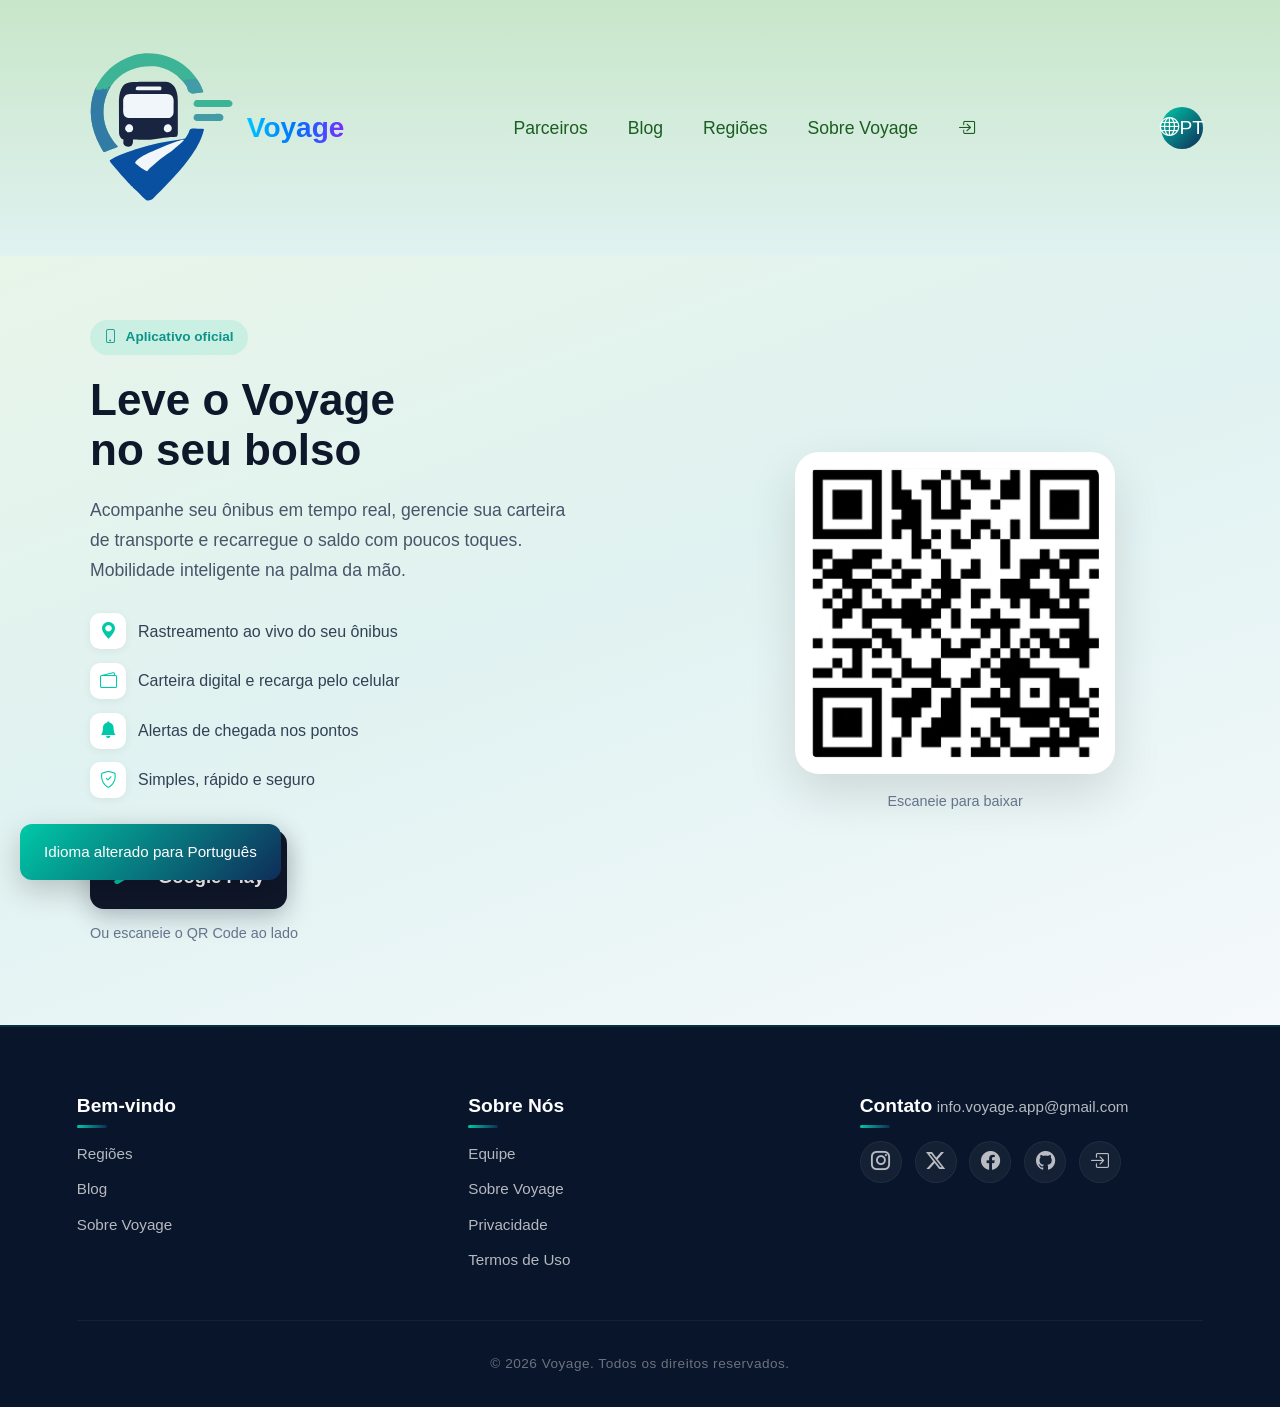
<file: apps/web/front-end/pages/app.html>
<!DOCTYPE html>
<html lang="pt-BR">

<head>
    <meta charset="UTF-8">
    <meta name="viewport" content="width=device-width, initial-scale=1.0">
    <link rel="stylesheet" href="../css/style.css">
    <link rel="stylesheet" href="../css/app.css">
    <link rel="stylesheet" href="https://cdn.jsdelivr.net/npm/bootstrap-icons@1.13.1/font/bootstrap-icons.min.css">
    <title>Instale o App | Voyage</title>
</head>

<body>
    <div class="container">

        <!-- ===== HEADER ===== -->
        <header class="header">
            <div class="brand">
                <a href="/apps/web/index.html">
                <img src="../img/voyage_logo.svg" alt="Logo Voyage" class="logo">
                </a>
                <span class="brand-name">Voyage</span>
            </div>
            <nav class="nav-menu">
                <ul>
                    <li><a href="parceiros.html" class="active" data-i18n="nav_parceiros">Parceiros</a></li>
                    <li><a href="blog.html" data-i18n="nav_blog">Blog</a></li>
                    <li><a href="regioes.html" data-i18n="nav_regioes">Regiões</a></li>
                    <li><a href="sobre_nos.html" data-i18n="nav_sobre">Sobre Voyage</a></li>
                                        <!-- Botão de Login ADM -->
                    <a href="login.html" class="admin-login-link" title="Área Administrativa">
                        <i class="bi-box-arrow-in-right"></i> 
                    </a>
                </ul>
            </nav>
            <div class="language-selector">
                <button id="languageBtn" class="language-toggle" onclick="toggleLanguageMenu()">
                    <i class="bi bi-globe"></i> <span id="languageLabel">PT</span>
                </button>
                <div id="languageMenu" class="language-menu">
                    <button onclick="setLanguage('pt')">🇧🇷 Português</button>
                    <button onclick="setLanguage('en')">🇺🇸 English</button>
                    <button onclick="setLanguage('es')">🇪🇸 Español</button>
                </div>
            </div>
        </header>

        <!-- ===== CONTEÚDO PRINCIPAL (APENAS IMAGEM) ===== -->
<!-- ===== CONTEÚDO PRINCIPAL ===== -->
<main class="app-content">
    <div class="app-hero">

        <!-- Texto -->
        <div class="app-text">
            <span class="app-badge">
                <i class="bi bi-phone"></i> Aplicativo oficial
            </span>

            <h1>Leve o Voyage<br>no seu bolso</h1>

            <p class="app-desc">
                Acompanhe seu ônibus em tempo real, gerencie sua carteira de transporte
                e recarregue o saldo com poucos toques. Mobilidade inteligente na palma da mão.
            </p>

            <ul class="app-features">
                <li>
                    <i class="bi bi-geo-alt-fill"></i>
                    <span>Rastreamento ao vivo do seu ônibus</span>
                </li>
                <li>
                    <i class="bi bi-wallet2"></i>
                    <span>Carteira digital e recarga pelo celular</span>
                </li>
                <li>
                    <i class="bi bi-bell-fill"></i>
                    <span>Alertas de chegada nos pontos</span>
                </li>
                <li>
                    <i class="bi bi-shield-check"></i>
                    <span>Simples, rápido e seguro</span>
                </li>
            </ul>

            <div class="app-actions">
                <!-- Troque o href pelo link real da Play Store quando tiver -->
                <a href="https://play.google.com/store" target="_blank" rel="noopener"
                   class="btn-playstore">
                    <i class="bi bi-google-play"></i>
                    <div class="btn-playstore-text">
                        <small>Disponível no</small>
                        <strong>Google Play</strong>
                    </div>
                </a>

                <p class="app-qr-hint">
                    Ou escaneie o QR Code ao lado
                </p>
            </div>
        </div>

        <!-- QR Code -->
        <div class="app-image-container">
            <img src="../img/qr-code.png" alt="QR Code do aplicativo Voyage">
            <p class="qr-caption">Escaneie para baixar</p>
        </div>

    </div>
</main>

        <!-- ===== FOOTER ===== -->
        <footer class="footer">
            <div class="footer-container">
                <div class="footer-col">
                    <h3 data-i18n="footer_bemvindo">Bem-vindo</h3>
                    <ul>
                        <li><a href="regioes.html" data-i18n="nav_regioes">Regiões</a></li>
                        <li><a href="blog.html" data-i18n="nav_blog">Blog</a></li>
                        <li><a href="sobre_nos.html" data-i18n="nav_sobre">Sobre Nós</a></li>
                    </ul>
                </div>
                <div class="footer-col">
                    <h3 data-i18n="footer_sobre">Sobre Nós</h3>
                    <ul>
                        <li><a href="sobre_nos.html#equipe" data-i18n="footer_equipe">Equipe</a></li>
                        <li><a href="sobre_nos.html" data-i18n="nav_sobre">Sobre Voyage</a></li>
                        <li><a href="sobre_nos.html#privacidade" data-i18n="footer_privacidade">Privacidade</a></li>
                        <li><a href="sobre_nos.html#termos" data-i18n="footer_termos">Termos de Uso</a></li>
                    </ul>
                </div>
                <div class="footer-col contact-col">
                    <h3 data-i18n="footer_contato">Contato</h3>
                    <a href="mailto:info.voyage.app@gmail.com" class="footer-email" data-i18n="footer_email">
                        <i class="bi bi-envelope-fill"></i> info.voyage.app@gmail.com
                    </a>
                    <div class="footer-social">
                        <a href="#" aria-label="Instagram"><i class="bi bi-instagram"></i></a>
                        <a href="#" aria-label="X (Twitter)"><i class="bi bi-twitter-x"></i></a>
                        <a href="#" aria-label="Facebook"><i class="bi bi-facebook"></i></a>
                        <a href="#" aria-label="GitHub"><i class="bi bi-github"></i></a>
                                        <!-- Botão de Login ADM -->
                    <a href="login.html" class="admin-login-link" title="Área Administrativa">
                        <i class="bi-box-arrow-in-right"></i> 
                    </a>
                    </div>
                </div>
            </div>
            <div class="footer-bottom">
                <p data-i18n="footer_direitos">&copy; 2026 Voyage. Todos os direitos reservados.</p>
            </div>
        </footer>

    </div>

        <div id="languageToast" class="language-toast"></div>

    <!-- Código de integração do VLibras -->
    <div vw class="enabled">
        <div vw-access-button class="active"></div>
        <div vw-plugin-wrapper>
            <div class="vw-plugin-top-wrapper"></div>
        </div>
    </div>
    <script src="../js/idioma.js"></script>
    <script src="https://vlibras.gov.br/app/vlibras-plugin.js"></script>
    <script>
        new window.VLibras.Widget('https://vlibras.gov.br/app');
    </script>

</body>

</html>
</file>
<file: front-end/css/style.css>
* {
    margin: 0;
    padding: 0;
    box-sizing: border-box;
}

:root {
    --text-dark: #333333;
    --green-light: #E0F2F1;
    --green-medium: #C8E6C9;
    --green-dark: #1B5E20;
    --green-accent: #00C9A7;
}

body {
    font-family: 'Segoe UI', Tahoma, Geneva, Verdana, sans-serif;
    line-height: 1.6;
    color: var(--text-dark);
    background: var(--green-light);
    min-height: 100vh;
    overflow-x: hidden;
    position: relative;
}

.container {
    margin: 0 auto;
    padding: 0;
    position: relative;
}

/* ===== HEADER ===== */
.header {
    height: 16rem;
    padding: 0 6%;
    display: flex;
    align-items: center;
    justify-content: space-between;
    position: static;
    top: 0;
    z-index: 50;
    background: linear-gradient(180deg, #C8E6C9 0%, #E0F2F1 100%);
    gap: 1rem;
}

.header .logo {
    width: 10rem;
    height: auto;
}

.brand {
    display: flex;
    align-items: center;
    gap: 10px;
}

.brand img {
    width: 50px;
    height: 50px;
    object-fit: contain;
}

.brand-name {
    font-size: 28px;
    font-weight: 700;
    background: linear-gradient(90deg, #00c6ff, #0072ff, #7b2cff);
    -webkit-background-clip: text;
    -webkit-text-fill-color: transparent;
    background-clip: text;
}

/* ===== MENU DE NAVEGAÇÃO ===== */
.nav-menu ul {
    display: flex;
    list-style: none;
    gap: 2.5rem;
    align-items: center;
}

.nav-menu a {
    text-decoration: none;
    color: var(--green-dark);
    font-weight: 500;
    font-size: 1.1rem;
    transition: color 0.3s ease, transform 0.2s ease;
    position: relative;
}

.nav-menu a::after {
    content: '';
    position: absolute;
    width: 0;
    height: 2px;
    bottom: -4px;
    left: 0;
    background-color: var(--green-accent);
    transition: width 0.3s ease;
}

.nav-menu a:hover {
    color: var(--green-accent);
    transform: translateY(-2px);
}

.nav-menu a:hover::after {
    width: 100%;
}

/* ===== BOTÃO INSTALE O APP ===== */
.btn-install {
    display: flex;
    align-items: center;
    gap: 0.6rem;
    padding: 0.7rem 1.8rem;
    border-radius: 50px;
    text-decoration: none;
    font-weight: 700;
    font-size: 0.95rem;
    color: #ffffff;
    margin-left: 2rem;
    position: relative;
    overflow: hidden;
    z-index: 1;
    background: linear-gradient(135deg, #0F2C59 0%, #00C9A7 100%);
    box-shadow: 0 4px 15px rgba(0, 201, 167, 0.3);
    transition: transform 0.4s cubic-bezier(0.25, 0.46, 0.45, 0.94),
        box-shadow 0.4s cubic-bezier(0.25, 0.46, 0.45, 0.94);
}

.btn-install::before {
    content: '';
    position: absolute;
    top: 0;
    left: 0;
    width: 100%;
    height: 100%;
    border-radius: 50px;
    background: linear-gradient(135deg, #00C9A7 0%, #0F2C59 100%);
    opacity: 0;
    z-index: -1;
    transition: opacity 0.5s ease-in-out;
}

.btn-install i {
    font-size: 1.2rem;
    transition: transform 0.3s ease;
    position: relative;
    z-index: 2;
}

.btn-install span {
    position: relative;
    z-index: 2;
}

.btn-install:hover {
    transform: translateY(-4px) scale(1.03);
    box-shadow: 0 10px 30px rgba(0, 201, 167, 0.5);
}

.btn-install:hover::before {
    opacity: 1;
}

.btn-install:hover i {
    transform: translateY(-2px) scale(1.1);
}

.btn-install:active {
    transform: scale(0.95);
    box-shadow: 0 2px 8px rgba(0, 201, 167, 0.3);
    transition: all 0.1s ease;
}

/* ===== MAIN / CARROSSEL DE CARDS ===== */
.main-content {
    position: relative;
    width: 100%;
    padding: 0 6%;
    margin: -4rem 0 4rem 0;
    display: flex;
    justify-content: center;
    align-items: center;
    min-height: 28rem;
    perspective: 1000px;
}

.cards-slider {
    position: relative;
    width: 100%;
    max-width: 1100px;
    height: 25rem;
}

/* Card Base */
.card {
    position: absolute;
    top: 0;
    left: 0;
    width: 100%;
    height: 100%;
    background: #ffffff;
    padding: 0;
    border-radius: 24px;
    box-shadow: 0 20px 50px rgba(0, 0, 0, 0.08);
    display: flex;
    flex-direction: row;
    align-items: center;
    opacity: 0;
    transform: scale(0.95) translateY(20px);
    transition: opacity 0.6s ease, transform 0.6s ease;
    pointer-events: none;
    overflow: hidden;
}

/* Card Ativo */
.card.active {
    opacity: 1;
    transform: scale(1) translateY(0);
    pointer-events: auto;
    position: relative;
    z-index: 10;
}

/* Coluna do Texto (Esquerda) */
.card-text {
    flex: 1;
    padding: clamp(1.5rem, 3vw, 3rem)
             clamp(1.2rem, 2.5vw, 2rem)
             clamp(1.5rem, 3vw, 3rem)
             clamp(2rem, 4vw, 4rem);
    display: flex;
    flex-direction: column;
    justify-content: center;
    align-items: flex-start;
    text-align: left;
    width: 55%;
}

/* Coluna da Imagem (Direita) */
.card-image {
    width: 45%;
    height: 100%;
    display: flex;
    align-items: center;
    justify-content: center;
    overflow: hidden;
    border-radius: 0 24px 24px 0;
    background: #f0faf9;
}

.card-image img {
    width: 100%;
    height: 100%;
    object-fit: cover;
    display: block;
}

/* Elementos do Texto */
.card .tag {
    display: inline-block;
    background: #E0F2F1;
    color: #1B5E20;
    padding: 0.4rem 1.2rem;
    border-radius: 50px;
    font-size: 0.8rem;
    font-weight: 600;
    text-transform: uppercase;
    letter-spacing: 0.5px;
    margin-bottom: 0.8rem;
}

.card h1 {
    font-size: clamp(1.4rem, 3.5vw, 2.2rem);
    font-weight: 700;
    color: #333333;
    margin-bottom: 0.8rem;
    line-height: 1.2;
}

.card p {
    font-size: clamp(0.95rem, 1.8vw, 1.05rem);
    color: #666;
    max-width: 500px;
    margin-bottom: 1.5rem;
    line-height: 1.6;
}

/* Botões */
.btn-group {
    display: flex;
    gap: 1rem;
    flex-wrap: wrap;
}

.btn {
    display: inline-block;
    padding: 0.7rem 1.8rem;
    border-radius: 50px;
    text-decoration: none;
    font-weight: 600;
    font-size: 0.95rem;
    transition: all 0.3s ease;
}

.btn-primary {
    background: #1B5E20;
    color: #ffffff;
    box-shadow: 0 4px 15px rgba(27, 94, 32, 0.3);
}

.btn-primary:hover {
    background: #0f4212;
    transform: translateY(-3px);
}

.btn-secondary {
    background: transparent;
    color: #1B5E20;
    border: 2px solid #C8E6C9;
}

.btn-secondary:hover {
    background: #E0F2F1;
    border-color: #1B5E20;
    transform: translateY(-3px);
}

/* ===== CONTROLES DO SLIDER ===== */
.slider-indicators {
    display: flex;
    justify-content: center;
    gap: 0.8rem;
    margin-top: 2rem;
    position: absolute;
    bottom: -40px;
    left: 50%;
    transform: translateX(-50%);
    z-index: 20;
}

.slider-indicators .dot {
    width: 12px;
    height: 12px;
    border-radius: 50%;
    border: none;
    background: #ccc;
    cursor: pointer;
    transition: background 0.3s ease, transform 0.3s ease;
}

.slider-indicators .dot.active {
    background: #1B5E20;
    transform: scale(1.2);
}

/* ===== SETAS DE NAVEGAÇÃO ===== */
.arrow {
    position: absolute;
    top: 50%;
    transform: translateY(-50%);
    width: 48px;
    height: 48px;
    border-radius: 50%;
    border: none;
    cursor: pointer;
    z-index: 30;
    display: flex;
    align-items: center;
    justify-content: center;
    background: linear-gradient(135deg, #00C9A7 0%, #0F2C59 100%);
    color: #ffffff;
    box-shadow: 0 4px 15px rgba(0, 0, 0, 0.15);
    transition: all 0.3s cubic-bezier(0.4, 0, 0.2, 1);
}

.arrow:hover {
    transform: translateY(-50%) scale(1.1);
    box-shadow: 0 8px 25px rgba(0, 201, 167, 0.4);
}

.arrow:active {
    transform: translateY(-50%) scale(0.9);
}

/* Posicionamento: sempre colado nas bordas do card (max-width: 1100px) */
.arrow-left  { left:  max(0.5rem, calc(50% - 588px)); }
.arrow-right { right: max(0.5rem, calc(50% - 588px)); }

.arrow svg {
    width: 24px;
    height: 24px;
    stroke: #ffffff;
    stroke-width: 2.5;
    transition: transform 0.3s ease;
}

.arrow:hover svg {
    transform: scale(1.1);
}

/* ===== SEÇÃO REGIÕES ===== */
.regions-section {
    width: 100%;
    padding: 5rem 6% 6rem 6%;
    background: linear-gradient(180deg, #E0F2F1 0%, #C8E6C9 40%, #A3C4BC 100%);
    margin-top: 2rem;
}

.regions-container {
    max-width: 800px;
    margin: 0 auto;
    display: flex;
    flex-direction: column;
    align-items: center;
    gap: 3rem;
}

.regions-text {
    max-width: 700px;
    text-align: center;
    display: flex;
    flex-direction: column;
    align-items: center;
}

.regions-tag {
    display: inline-block;
    background: #E0F2F1;
    color: #1B5E20;
    padding: 0.4rem 1.2rem;
    border-radius: 50px;
    font-size: 0.8rem;
    font-weight: 600;
    text-transform: uppercase;
    letter-spacing: 0.5px;
    margin-bottom: 1rem;
}

.regions-text h2 {
    font-size: clamp(1.6rem, 4.5vw, 3rem);
    font-weight: 700;
    color: #333333;
    line-height: 1.2;
    margin-bottom: 1.2rem;
}

.highlight-city {
    background: linear-gradient(135deg, #00C9A7 0%, #0F2C59 100%);
    -webkit-background-clip: text;
    -webkit-text-fill-color: transparent;
    background-clip: text;
    display: inline-block;
    min-width: 160px;
    transition: opacity 0.5s ease;
}

.regions-text p {
    font-size: clamp(0.95rem, 1.8vw, 1.1rem);
    color: #666;
    line-height: 1.6;
    margin-bottom: 2rem;
    max-width: 500px;
}

/* Botão Ver Regiões */
.btn-regions {
    display: inline-flex;
    align-items: center;
    gap: 0.8rem;
    padding: 0.9rem 2.5rem;
    border-radius: 50px;
    text-decoration: none;
    font-weight: 700;
    font-size: 1rem;
    color: #ffffff;
    background: linear-gradient(135deg, #00C9A7 0%, #0F2C59 100%);
    box-shadow: 0 4px 15px rgba(0, 201, 167, 0.3);
    transition: all 0.4s cubic-bezier(0.25, 0.46, 0.45, 0.94);
    position: relative;
    overflow: hidden;
    z-index: 1;
}

.btn-regions::before {
    content: '';
    position: absolute;
    top: 0;
    left: 0;
    width: 100%;
    height: 100%;
    border-radius: 50px;
    background: linear-gradient(135deg, #0F2C59 0%, #00C9A7 100%);
    opacity: 0;
    z-index: -1;
    transition: opacity 0.5s ease-in-out;
}

.btn-regions:hover {
    transform: translateY(-3px) scale(1.02);
    box-shadow: 0 8px 25px rgba(0, 201, 167, 0.5);
}

.btn-regions:hover::before {
    opacity: 1;
}

.btn-regions i {
    font-size: 1.2rem;
    transition: transform 0.3s ease;
}

.btn-regions:hover i {
    transform: translateX(5px);
}

.btn-regions:active {
    transform: scale(0.95);
}

/* Coluna da Imagem */
.regions-images {
    width: 100%;
    max-width: 700px;
    position: relative;
    aspect-ratio: 2 / 1;
    height: auto;
    border-radius: 24px;
    overflow: hidden;
    box-shadow: 0 20px 50px rgba(0, 0, 0, 0.1);
}

.city-image {
    position: absolute;
    top: 0;
    left: 0;
    width: 100%;
    height: 100%;
    object-fit: cover;
    border-radius: 24px;
    opacity: 0;
    transform: scale(1.05);
    transition: opacity 0.8s ease, transform 0.8s ease;
}

.city-image.active {
    opacity: 1;
    transform: scale(1);
    z-index: 10;
}

/* ===== CRÉDITOS DINÂMICOS DAS IMAGENS ===== */
.credit-text {
    position: absolute;
    bottom: 10px;
    right: 15px;
    background: rgba(255, 255, 255, 0.85);
    color: #333333;
    padding: 4px 12px;
    border-radius: 20px;
    font-size: 0.8rem;
    font-weight: 500;
    z-index: 15;
    box-shadow: 0 4px 12px rgba(0, 0, 0, 0.2);
    backdrop-filter: blur(2px);
}

.credit-text a {
    color: #00C9A7;
    text-decoration: none;
    font-weight: 700;
}

.credit-text a:hover {
    text-decoration: underline;
    color: #0F2C59;
}

body.dark-mode .credit-text {
    background: rgba(15, 31, 38, 0.8);
    color: #e0e0e0;
}

body.dark-mode .credit-text a {
    color: #00C9A7;
}

body.dark-mode .credit-text a:hover {
    color: #ffffff;
}

/* ===== SEÇÃO VISÃO ===== */
.vision-section {
    width: 100%;
    padding: 5rem 6% 6rem 6%;
    background: linear-gradient(180deg, #A3C4BC 0%, #0F2C59 100%);
    color: #333333;
}

.vision-section .vision-text p {
    color: #444444;
}

@media (min-width: 901px) {
    .vision-section .vision-text .vision-highlight {
        color: #ffffff;
        border-left-color: #00C9A7;
    }
}

.vision-container {
    max-width: 1200px;
    margin: 0 auto;
    display: flex;
    align-items: center;
    justify-content: space-between;
    gap: 4rem;
}

.vision-text {
    flex: 1;
    max-width: 600px;
}

.vision-tag {
    display: inline-block;
    background: rgba(255, 255, 255, 0.3);
    backdrop-filter: blur(4px);
    color: #1B5E20;
    padding: 0.4rem 1.2rem;
    border-radius: 50px;
    font-size: 0.8rem;
    font-weight: 600;
    text-transform: uppercase;
    letter-spacing: 0.5px;
    margin-bottom: 1rem;
}

.vision-text h2 {
    font-size: clamp(1.6rem, 4.5vw, 3rem);
    font-weight: 700;
    color: #ffffff;
    line-height: 1.2;
    margin-bottom: 1.5rem;
    text-shadow: 0 2px 10px rgba(0, 0, 0, 0.1);
}

.vision-text h2 span {
    background: linear-gradient(135deg, #00C9A7 0%, #ffffff 100%);
    -webkit-background-clip: text;
    -webkit-text-fill-color: transparent;
    background-clip: text;
}

.vision-text p {
    font-size: clamp(0.95rem, 1.8vw, 1.1rem);
    line-height: 1.8;
    margin-bottom: 1.5rem;
}

.vision-text p:nth-child(3) {
    color: #ffffff;
}

.vision-text p:nth-child(4) {
    color: #f0f0f0;
}

.vision-text .vision-highlight {
    font-weight: 600;
    color: #ffffff;
    font-size: clamp(1rem, 2vw, 1.15rem);
    border-left: 4px solid #00C9A7;
    padding: 1rem 1.5rem;
    margin-top: 0.5rem;
    background: rgba(0, 0, 0, 0.1);
    border-radius: 8px;
    backdrop-filter: blur(2px);
}

.vision-image {
    flex: 1;
    max-width: 550px;
    border-radius: 24px;
    overflow: hidden;
    box-shadow: 0 20px 50px rgba(0, 0, 0, 0.3);
    border: 3px solid rgba(255, 255, 255, 0.2);
}

.vision-image img {
    width: 100%;
    height: auto;
    display: block;
    object-fit: cover;
}

/* ===== SEÇÃO BLOG ===== */
.blog-section {
    width: 100%;
    padding: 6rem 6% 8rem 6%;
    background: linear-gradient(180deg, #0F2C59 0%, #0a1f3d 100%);
    display: flex;
    justify-content: center;
    align-items: center;
    text-align: center;
}

.blog-container {
    max-width: 800px;
    margin: 0 auto;
}

.blog-content {
    display: flex;
    flex-direction: column;
    align-items: center;
    gap: 1.5rem;
}

.blog-tag {
    display: inline-block;
    background: rgba(255, 255, 255, 0.1);
    backdrop-filter: blur(4px);
    color: #00C9A7;
    padding: 0.4rem 1.5rem;
    border-radius: 50px;
    font-size: 0.8rem;
    font-weight: 600;
    text-transform: uppercase;
    letter-spacing: 0.5px;
    border: 1px solid rgba(255, 255, 255, 0.1);
}

.blog-content h2 {
    font-size: clamp(1.7rem, 5vw, 3.5rem);
    font-weight: 700;
    color: #ffffff;
    line-height: 1.1;
    margin: 0;
    text-shadow: 0 2px 20px rgba(0, 0, 0, 0.2);
}

.blog-content h2::after {
    content: '';
    display: block;
    width: 80px;
    height: 4px;
    background: linear-gradient(90deg, #00C9A7, #0F2C59);
    margin: 1.5rem auto 0;
    border-radius: 4px;
}

.blog-content p {
    font-size: clamp(1rem, 2vw, 1.2rem);
    color: rgba(255, 255, 255, 0.8);
    line-height: 1.8;
    max-width: 600px;
    margin: 0 auto;
}

/* Botão Acessar o Blog */
.btn-blog {
    display: inline-flex;
    align-items: center;
    gap: 0.8rem;
    padding: 1rem 3rem;
    border-radius: 50px;
    text-decoration: none;
    font-weight: 700;
    font-size: 1.1rem;
    color: #0F2C59;
    background: #ffffff;
    border: 2px solid transparent;
    background-image: linear-gradient(#ffffff, #ffffff),
                      linear-gradient(135deg, #00C9A7, #0F2C59);
    background-origin: border-box;
    background-clip: padding-box, border-box;
    box-shadow: 0 4px 20px rgba(0, 201, 167, 0.3);
    transition: all 0.4s cubic-bezier(0.25, 0.46, 0.45, 0.94);
    position: relative;
    overflow: hidden;
    z-index: 1;
}

.btn-blog::before {
    content: '';
    position: absolute;
    top: 0;
    left: 0;
    width: 100%;
    height: 100%;
    border-radius: 50px;
    background: linear-gradient(135deg, #00C9A7, #0F2C59);
    opacity: 0;
    z-index: -1;
    transition: opacity 0.5s ease-in-out;
}

.btn-blog:hover {
    transform: translateY(-4px) scale(1.03);
    box-shadow: 0 10px 35px rgba(0, 201, 167, 0.5);
    color: #ffffff;
}

.btn-blog:hover::before {
    opacity: 1;
}

.btn-blog i {
    font-size: 1.3rem;
    transition: transform 0.3s ease;
}

.btn-blog:hover i {
    transform: translateX(6px);
}

.btn-blog:active {
    transform: scale(0.95);
}

/* ===== RODAPÉ ===== */
.footer {
    width: 100%;
    background: #08152a;
    padding: 4rem 6% 2rem 6%;
    color: #ffffff;
    border-top: 2px solid rgba(0, 201, 167, 0.15);
}

.footer-container {
    max-width: 1200px;
    margin: 0 auto;
    display: flex;
    justify-content: space-between;
    flex-wrap: wrap;
    gap: 3rem;
    padding-bottom: 3rem;
    border-bottom: 1px solid rgba(255, 255, 255, 0.05);
}

.footer-col {
    flex: 1;
    min-width: 180px;
}

.footer-col h3 {
    font-size: 1.2rem;
    font-weight: 700;
    color: #ffffff;
    margin-bottom: 1.2rem;
    position: relative;
    display: inline-block;
}

.footer-col h3::after {
    content: '';
    position: absolute;
    bottom: -6px;
    left: 0;
    width: 30px;
    height: 3px;
    background: linear-gradient(90deg, #00C9A7, #0F2C59);
    border-radius: 4px;
}

.footer-col ul {
    list-style: none;
    display: flex;
    flex-direction: column;
    gap: 0.6rem;
}

.footer-col ul li a {
    text-decoration: none;
    color: rgba(255, 255, 255, 0.7);
    font-size: 0.95rem;
    transition: color 0.3s ease, transform 0.2s ease;
    display: inline-block;
}

.footer-col ul li a:hover {
    color: #00C9A7;
    transform: translateX(4px);
}

.footer-email {
    display: inline-flex;
    align-items: center;
    gap: 0.6rem;
    color: rgba(255, 255, 255, 0.7);
    text-decoration: none;
    font-size: 0.95rem;
    margin-bottom: 1.2rem;
    transition: color 0.3s ease;
}

.footer-email:hover {
    color: #00C9A7;
}

.footer-email i {
    font-size: 1.1rem;
}

.footer-social {
    display: flex;
    gap: 0.8rem;
    flex-wrap: wrap;
}

.footer-social a {
    display: flex;
    align-items: center;
    justify-content: center;
    width: 42px;
    height: 42px;
    border-radius: 50%;
    background: rgba(255, 255, 255, 0.05);
    color: rgba(255, 255, 255, 0.7);
    text-decoration: none;
    font-size: 1.2rem;
    transition: all 0.3s cubic-bezier(0.25, 0.46, 0.45, 0.94);
    border: 1px solid rgba(255, 255, 255, 0.05);
}

.footer-social a:hover {
    background: linear-gradient(135deg, #00C9A7 0%, #0F2C59 100%);
    color: #ffffff;
    transform: translateY(-3px) scale(1.05);
    box-shadow: 0 8px 20px rgba(0, 201, 167, 0.3);
}

.footer-bottom {
    max-width: 1200px;
    margin: 0 auto;
    padding-top: 2rem;
    text-align: center;
}

.footer-bottom p {
    color: rgba(255, 255, 255, 0.4);
    font-size: 0.85rem;
    letter-spacing: 0.5px;
}

/* ===== SELETOR DE IDIOMA ===== */
.language-selector {
    position: relative;
    display: inline-block;
}

.language-toggle {
    width: 42px;
    height: 42px;
    border-radius: 50%;
    background: linear-gradient(135deg, #00C9A7, #0F2C59);
    border: none;
    cursor: pointer;
    display: flex;
    align-items: center;
    justify-content: center;
    color: #ffffff;
    font-size: 1.2rem;
    margin-left: 1rem;
    transition: all 0.3s ease;
}

.language-toggle:hover {
    transform: scale(1.1);
    box-shadow: 0 8px 20px rgba(0, 201, 167, 0.4);
}

.language-menu {
    position: absolute;
    top: 50px;
    right: 0;
    background: #ffffff;
    border-radius: 12px;
    box-shadow: 0 10px 30px rgba(0, 0, 0, 0.1);
    padding: 0.5rem;
    display: none;
    flex-direction: column;
    gap: 0.2rem;
    min-width: 150px;
    z-index: 1000;
}

.language-menu.open {
    display: flex;
}

.language-menu button {
    background: none;
    border: none;
    padding: 0.5rem 1rem;
    border-radius: 8px;
    cursor: pointer;
    font-size: 0.9rem;
    color: #333;
    transition: all 0.3s ease;
    text-align: left;
}

.language-menu button:hover {
    background: #E0F2F1;
    color: #00C9A7;
}

.language-menu button.active {
    background: #E0F2F1;
    color: #00C9A7;
    font-weight: bold;
}

.language-toast {
    position: fixed;
    bottom: 20px;
    left: 20px;
    background: linear-gradient(135deg, #00C9A7, #0F2C59);
    color: #ffffff;
    padding: 1rem 1.5rem;
    border-radius: 12px;
    font-size: 0.95rem;
    box-shadow: 0 10px 30px rgba(0, 0, 0, 0.2);
    z-index: 1200;
    opacity: 0;
    transform: translateY(20px);
    transition: all 0.3s ease;
}

.language-toast.show {
    opacity: 1;
    transform: translateY(0);
}

/* ============================================
   RESPONSIVIDADE
   ============================================ */

/* ---------- HEADER: telas médias (1200px) ---------- */
@media (max-width: 1200px) {
    .header {
        height: 12rem;
        padding: 0 4%;
        gap: 1rem;
    }
    .nav-menu ul     { gap: 1.5rem; }
    .nav-menu a      { font-size: 1rem; }
    .btn-install     { margin-left: 0.5rem; padding: 0.6rem 1.2rem; font-size: 0.85rem; }
    .language-toggle { margin-left: 0.5rem; width: 38px; height: 38px; }
}

/* ---------- SETAS: ajuste intermediário (1100px) ---------- */
@media (max-width: 1100px) {
    .arrow-left  { left: 0.5rem; }
    .arrow-right { right: 0.5rem; }
    .arrow       { width: 42px; height: 42px; }
    .arrow svg   { width: 20px; height: 20px; }
}

/* ---------- TABLETS (900px) ---------- */
@media (max-width: 900px) {
    /* Header transformado em GRID para alinhar botões lado a lado */
    .header {
        height: auto;
        display: grid;
        grid-template-columns: auto auto;
        justify-content: center;
        align-items: center;
        padding: 1.5rem 5% 3rem 5%; /* Aumentado o padding inferior para desencostar do conteúdo */
        gap: 1.5rem 1rem; 
    }

    /* Elementos que ocupam a linha inteira */
    .brand,
    .nav-menu,
    .btn-install {
        grid-column: 1 / -1;
    }

    .brand {
        justify-content: center;
    }

    .nav-menu ul {
        flex-wrap: wrap;
        justify-content: center;
        gap: 1rem;
    }

    .btn-install {
        width: 100%;
        max-width: 320px;
        justify-content: center;
        margin: 0 auto;
    }

    /* Modo escuro e idioma dividem a linha (lado a lado) */
    .dark-mode-toggle {
        grid-column: 1 / 2;
        justify-self: end;
        margin: 0;
    }

    .language-selector {
        grid-column: 2 / 3;
        justify-self: start;
        margin: 0;
    }

    .language-toggle {
        margin: 0;
    }

    /* Carrossel - Remove a margem negativa e adiciona respiro no topo */
    .main-content {
        margin: 2rem 0 3rem 0; 
        padding: 0 4%;
    }
    .cards-slider {
        height: auto;
        min-height: 30rem;
    }
    .card {
        flex-direction: column;
        height: auto;
        min-height: 30rem;
    }
    .card-text {
        width: 100%;
        padding: 2rem 1.5rem;
        align-items: center;
        text-align: center;
    }
    .card p          { max-width: 100%; }
    .card-image      { width: 100%; height: 220px; border-radius: 0 0 24px 24px; }
    .btn-group       { justify-content: center; }
    .slider-indicators { bottom: -30px; }

    /* Setas escondidas em mobile */
    .arrow { display: none; }

    /* Regiões */
    .regions-section   { padding: 3rem 5% 4rem 5%; }
    .regions-container { gap: 2rem; }
    .regions-images    { aspect-ratio: 16 / 9; }

    /* Visão */
    .vision-section    { padding: 3rem 5% 4rem 5%; }
    .vision-container {
        flex-direction: column-reverse;
        gap: 2.5rem;
    }
    .vision-text {
        max-width: 100%;
        text-align: center;
    }
    .vision-text .vision-highlight {
        border-left: none;
        padding: 1rem;
        text-align: center;
    }
    .vision-image { max-width: 100%; }

    /* Blog */
    .blog-section { padding: 3rem 5% 4rem 5%; }
    .btn-blog     { padding: 0.9rem 2.5rem; font-size: 1rem; }

    /* Footer */
    .footer { padding: 3rem 5% 1.5rem 5%; }
    .footer-container {
        flex-direction: column;
        gap: 2.5rem;
        align-items: center;
        text-align: center;
    }
    .footer-col {
        min-width: 100%;
        display: flex;
        flex-direction: column;
        align-items: center;
    }
    .footer-col h3::after {
        left: 50%;
        transform: translateX(-50%);
    }
    .footer-col ul li a:hover { transform: translateY(-2px); }
    .footer-social { justify-content: center; }
}

/* ---------- TELAS MUITO PEQUENAS (480px) ---------- */
@media (max-width: 480px) {
    /* Header */
    .brand img  { width: 40px; height: 40px; }
    .brand-name { font-size: 22px; }
    .header     { padding: 1.2rem 4% 2.5rem 4%; gap: 1rem; }
    .nav-menu a { font-size: 0.95rem; }

    /* Carrossel */
    .main-content { margin: 1.5rem 0 2.5rem 0; }
    .card h1      { font-size: 1.35rem; }
    .card-text    { padding: 1.5rem 1rem; }
    .card-image   { height: 180px; }
    .cards-slider { min-height: 32rem; }
    .card         { min-height: 32rem; }
    .btn          { padding: 0.6rem 1.2rem; font-size: 0.85rem; }

    /* Botões */
    .btn-install span,
    .btn-blog span,
    .btn-regions span { font-size: 0.9rem; }
    .btn-regions      { padding: 0.8rem 1.8rem; }
    .btn-blog         { padding: 0.8rem 2rem; font-size: 0.95rem; }

    /* Regiões */
    .regions-section  { padding: 2.5rem 4% 3rem 4%; }
    .regions-text p   { font-size: 0.95rem; }
    .regions-text h2  { font-size: 1.5rem; }
    .highlight-city   { min-width: auto; }

    /* Visão */
    .vision-section { padding: 2.5rem 4% 3rem 4%; }

    /* Blog */
    .blog-section { padding: 2.5rem 4% 3rem 4%; }

    /* Footer */
    .footer { padding: 2.5rem 4% 1.5rem 4%; }

    /* Seletor de idioma */
    .language-menu { right: -10px; min-width: 130px; }
}
</file>
<file: front-end/css/noturno.css>
/* =============================================
   MODO NOTURNO - ESTILOS GLOBAIS (DEGRADÊ CONTÍNUO)
   ============================================= */

/* ===== VARIÁVEIS DO MODO NOTURNO ===== */
body.dark-mode {
    --text-dark: #e0e0e0;
    --green-light: #1a2e35;
    --green-medium: #0f1f26;
    --green-dark: #a0d8c0;
    --green-accent: #00C9A7;
}

/* ===== FUNDO GLOBAL (Degradê que percorre TODA a página) ===== */
/* Este degradê vai do verde escuro no topo, passando pelo azul, até o azul profundo no fim */
body.dark-mode {
    background: linear-gradient(180deg, 
        #0f1f26 0%,    /* Header (Verde escuro) */
        #1a2e35 20%,   /* Main / Carrossel (Verde médio escuro) */
        #1a2e35 40%,   /* Regiões (Continua verde médio) */
        #0f1f26 60%,   /* Visão (Verde escuro) */
        #08152a 80%,   /* Blog (Azul escuro) */
        #05101f 100%   /* Footer (Azul profundo) */
    );
}

/* ===== FILTRO DE IMAGENS (Para escurecer automaticamente) ===== */
body.dark-mode img {
    filter: brightness(0.85) contrast(1.1);
}

body.dark-mode .brand img.logo {
    filter: brightness(1.5) drop-shadow(0 0 10px rgba(0, 201, 167, 0.3));
}

/* ===== HEADER (Transparente para integração com o fundo) ===== */
body.dark-mode .header {
    background: transparent;
}

body.dark-mode .brand-name {
    background: linear-gradient(90deg, #00C9A7, #00e5b0, #4dd0e1);
    -webkit-background-clip: text;
    -webkit-text-fill-color: transparent;
    background-clip: text;
}

body.dark-mode .nav-menu a {
    color: #e0e0e0;
}

body.dark-mode .nav-menu a:hover {
    color: #00C9A7;
}

body.dark-mode .nav-menu a::after {
    background-color: #00C9A7;
}

/* ===== BOTÃO INSTALE O APP ===== */
body.dark-mode .btn-install {
    background: linear-gradient(135deg, #0F2C59 0%, #00C9A7 100%);
    box-shadow: 0 4px 15px rgba(0, 201, 167, 0.2);
}

/* ===== CARROSSEL (Transparente para integração) ===== */
body.dark-mode .main-content {
    background: transparent;
}

body.dark-mode .card {
    background: rgba(15, 31, 38, 0.95);
    box-shadow: 0 20px 50px rgba(0, 0, 0, 0.3);
    border: 1px solid rgba(0, 0, 0, 0.2);
}

body.dark-mode .card .tag {
    background: rgba(0, 0, 0, 0.3);
    color: #00C9A7;
}

body.dark-mode .card h1 {
    color: #e0e0e0;
}

body.dark-mode .card p {
    color: #b0b0b0;
}

body.dark-mode .card-image {
    background: transparent;
}

/* ===== SEÇÃO REGIÕES (Transparente) ===== */
body.dark-mode .regions-section {
    background: transparent;
}

body.dark-mode .regions-tag {
    background: rgba(0, 0, 0, 0.3);
    color: #00C9A7;
}

body.dark-mode .regions-text h2 {
    color: #e0e0e0;
}

body.dark-mode .regions-text p {
    color: #b0b0b0;
}

body.dark-mode .highlight-city {
    background: linear-gradient(135deg, #00C9A7, #4dd0e1);
    -webkit-background-clip: text;
    -webkit-text-fill-color: transparent;
    background-clip: text;
}

body.dark-mode .regions-images {
    box-shadow: 0 20px 50px rgba(0, 0, 0, 0.4);
}

/* ===== SEÇÃO VISÃO (Transparente) ===== */
body.dark-mode .vision-section {
    background: transparent;
}

body.dark-mode .vision-tag {
    background: rgba(255, 255, 255, 0.1);
    color: #00C9A7;
}

body.dark-mode .vision-text h2 {
    color: #ffffff;
}

body.dark-mode .vision-text p {
    color: #b0b0b0;
}

body.dark-mode .vision-highlight {
    background: rgba(0, 0, 0, 0.3);
}

body.dark-mode .vision-image {
    border: 3px solid rgba(255, 255, 255, 0.1);
}

/* ===== SEÇÃO BLOG (Transparente) ===== */
body.dark-mode .blog-section {
    background: transparent;
}

body.dark-mode .blog-tag {
    background: rgba(255, 255, 255, 0.1);
    color: #00C9A7;
}

body.dark-mode .blog-content h2 {
    color: #ffffff;
}

body.dark-mode .blog-content p {
    color: #b0b0b0;
}

/* ===== RODAPÉ (Transparente) ===== */
body.dark-mode .footer {
    background: transparent;
}

body.dark-mode .footer-col h3 {
    color: #00C9A7;
}

body.dark-mode .footer-col ul li a {
    color: #b0b0b0;
}

body.dark-mode .footer-col ul li a:hover {
    color: #00C9A7;
}

body.dark-mode .footer-email {
    color: #b0b0b0;
}

body.dark-mode .footer-social a {
    background: rgba(255, 255, 255, 0.05);
    color: #b0b0b0;
}

body.dark-mode .footer-social a:hover {
    background: linear-gradient(135deg, #00C9A7, #0F2C59);
    color: #ffffff;
}

/* ===== BOTÕES GLOBAIS ===== */
body.dark-mode .btn-primary,
body.dark-mode .btn-regions,
body.dark-mode .btn-cidade,
body.dark-mode .btn-parceiro,
body.dark-mode .btn-download,
body.dark-mode .btn-blog {
    background: linear-gradient(135deg, #00C9A7, #0F2C59);
    box-shadow: 0 4px 15px rgba(0, 201, 167, 0.2);
}

body.dark-mode .btn-secondary {
    background: transparent;
    color: #00C9A7;
    border: 2px solid #00C9A7;
}

body.dark-mode .btn-secondary:hover {
    background: #0f1f26;
}

/* ===== SETAS E PONTOS DO SLIDER ===== */
body.dark-mode .arrow {
    background: linear-gradient(135deg, #00C9A7, #0F2C59);
    color: #ffffff;
}

body.dark-mode .slider-indicators .dot {
    background: #0f1f26;
}

body.dark-mode .slider-indicators .dot.active {
    background: #00C9A7;
}

/* ===== PÁGINA SOBRE ===== */
body.dark-mode .sobre-voyage-section {
    background: transparent;
}

body.dark-mode .sobre-voyage-container {
    background: #1a2e35;
    box-shadow: 0 10px 30px rgba(0, 0, 0, 0.3);
}

body.dark-mode .sobre-voyage-text p {
    color: #b0b0b0;
}

body.dark-mode .equipe-section {
    background: transparent;
}

body.dark-mode .equipe-subtitle {
    color: #b0b0b0;
}
 
body.dark-mode .sobre-voyage-text h2 {
    color:#b0b0b0;
}

body.dark-mode .equipe-container h2 {
    color:#b0b0b0 ;
}

body.dark-mode .equipe-card {
    background: #1a2e35;
    box-shadow: 0 10px 30px rgba(0, 0, 0, 0.3);
}

body.dark-mode .equipe-card h3 {
    color: #e0e0e0;
}

body.dark-mode .equipe-role {
    background: #0f1f26;
    color: #00C9A7;
}

body.dark-mode .equipe-desc {
    color: #b0b0b0;
}

body.dark-mode .equipe-social a {
    background: #0f1f26;
    color: #b0b0b0;
}

body.dark-mode .equipe-social a:hover {
    background: linear-gradient(135deg, #00C9A7, #0F2C59);
    color: #ffffff;
}

/* ===== SEÇÃO 3: PRIVACIDADE (Azul Esverdeado Escuro) ===== */
body.dark-mode .docs-section {
    background: transparent;
}

body.dark-mode .docs-container {
    background: #1a2e35;
    box-shadow: 0 15px 45px rgba(0, 0, 0, 0.3);
}

body.dark-mode .docs-container p {
    color: #b0b0b0;
}

body.dark-mode .docs-icon {
    background: linear-gradient(135deg, #0f1f26, #1a2e35);
    color: #00C9A7;
}

body.dark-mode .docs-container h2 {
    color: #ffffff;
}

/* ===== SEÇÃO 4: TERMOS DE USO (Azul Profundo) ===== */
body.dark-mode .docs-section-alt {
    background: transparent;
}

body.dark-mode .docs-section-alt .docs-container {
    border: 1px solid rgba(255, 255, 255, 0.05);
}

body.dark-mode .docs-section-alt .section-tag {
    background: rgba(255, 255, 255, 0.1);
    color: #00C9A7;
}

body.dark-mode .docs-section-alt h2 {
    color: #ffffff;
}

body.dark-mode .docs-section-alt .docs-container p {
    color: #b0b0b0;
}

/* ===== PÁGINA REGIÕES ===== */
body.dark-mode .regioes-hero {
    background: transparent;
}

body.dark-mode .regioes-hero-text h1 {
    color: #e0e0e0;
}

body.dark-mode .regioes-hero-text h3 {
    color: #b0b0b0;
}

body.dark-mode .cidades-section {
    background: transparent;
}

body.dark-mode .cidades-container h2 {
    color: #e0e0e0;
}

body.dark-mode .cidades-subtitle {
    color: #b0b0b0;
}

body.dark-mode .search-bar input {
    background: #1a2e35;
    border: 1px solid rgba(255, 255, 255, 0.1);
    color: #e0e0e0;
}

body.dark-mode .cidade-item {
    background: #1a2e35;
    box-shadow: 0 6px 20px rgba(0, 0, 0, 0.3);
}

body.dark-mode .cidade-item h3 {
    color: #e0e0e0;
}

body.dark-mode .cidade-status {
    color: #b0b0b0;
}

/* ===== PÁGINA PARCEIROS ===== */
body.dark-mode .parceiros-cards-section {
    background: transparent;
}

body.dark-mode .parceiros-cards-container h1 {
    color: #e0e0e0;
}

body.dark-mode .parceiros-subtitle {
    color: #b0b0b0;
}

body.dark-mode .parceiro-card {
    background: #1a2e35;
    box-shadow: 0 10px 30px rgba(0, 0, 0, 0.3);
}

body.dark-mode .parceiro-card h3 {
    color: #e0e0e0;
}

body.dark-mode .parceiro-card p {
    color: #b0b0b0;
}

body.dark-mode .nossos-parceiros-section {
    background: transparent;
}

body.dark-mode .nossos-parceiros-container h2 {
    color: #e0e0e0;
}

body.dark-mode .parceiros-empty-state {
    background: #1a2e35;
    box-shadow: 0 10px 30px rgba(0, 0, 0, 0.3);
}

body.dark-mode .parceiros-empty-state .empty-icon {
    background: #0f1f26;
    color: #00C9A7;
}

body.dark-mode .parceiros-empty-state h3 {
    color: #e0e0e0;
}

body.dark-mode .parceiros-empty-state p {
    color: #b0b0b0;
}

body.dark-mode .parceiros-contato-section {
    background: transparent;
}

body.dark-mode .parceiros-contato-container h2 {
    color: #e0e0e0;
}

body.dark-mode .parceiros-contato-subtitle {
    color: #b0b0b0;
}

body.dark-mode .contato-card {
    background: #1a2e35;
    box-shadow: 0 10px 30px rgba(0, 0, 0, 0.3);
}

body.dark-mode .contato-card h3 {
    color: #e0e0e0;
}

body.dark-mode .contato-card a {
    color: #00C9A7;
}

/* ===== PÁGINA APP ===== */
body.dark-mode .app-content {
    background: transparent;
}

body.dark-mode .app-image-container img {
    box-shadow: 0 20px 60px rgba(0, 0, 0, 0.4);
}

/* ===== BOTÃO MODO NOTURNO ===== */
.dark-mode-toggle {
    width: 42px;
    height: 42px;
    border-radius: 50%;
    background: linear-gradient(135deg, #00C9A7, #0F2C59);
    border: none;
    cursor: pointer;
    display: flex;
    align-items: center;
    justify-content: center;
    margin-left: 1rem;
    transition: all 0.3s ease;
    color: #ffffff;
    font-size: 1.2rem;
    flex-shrink: 0;
}

.dark-mode-toggle:hover {
    transform: scale(1.1);
    box-shadow: 0 8px 20px rgba(0, 201, 167, 0.4);
}

.header-actions {
    display: flex;
    align-items: center;
    gap: 0.5rem;
}

@media (max-width: 768px) {
    .header-actions {
        flex-direction: column;
        align-items: center;
        gap: 0.5rem;
    }
    
    .dark-mode-toggle {
        margin-left: 0;
    }
}

/* ===== PÁGINA BLOG - MODO NOTURNO ===== */

/* Hero do Blog */
body.dark-mode .blog-hero {
    background: transparent;
}

body.dark-mode .blog-hero-tag {
    background: rgba(255, 255, 255, 0.1);
    color: #00C9A7;
}

body.dark-mode .blog-hero-container h1 {
    color: #e0e0e0;
}

body.dark-mode .blog-hero-container p {
    color: #b0b0b0;
}

/* Grid de Notícias */
body.dark-mode .blog-grid-section {
    background: transparent;
}

/* Cards do Blog */
body.dark-mode .blog-card {
    background: #1a2e35;
    box-shadow: 0 10px 30px rgba(0, 0, 0, 0.3);
}

body.dark-mode .blog-card:hover {
    box-shadow: 0 20px 50px rgba(0, 0, 0, 0.5);
}

body.dark-mode .blog-card-tag {
    background: #0f1f26;
    color: #00C9A7;
}

body.dark-mode .blog-card-content h2 {
    color: #e0e0e0;
}

body.dark-mode .blog-card-content p {
    color: #b0b0b0;
}

body.dark-mode .blog-card-btn {
    background: linear-gradient(135deg, #00C9A7, #0F2C59);
    box-shadow: 0 4px 12px rgba(0, 201, 167, 0.3);
}

body.dark-mode .blog-card-btn:hover {
    box-shadow: 0 8px 20px rgba(0, 201, 167, 0.5);
}

/* ===== PÁGINA NOTÍCIA - MODO NOTURNO ===== */

/* Conteúdo da notícia */
body.dark-mode .noticia-content {
    background: transparent;
}

body.dark-mode .noticia-titulo {
    color: #e0e0e0;
}

body.dark-mode .noticia-subtitulo {
    color: #b0b0b0;
}

body.dark-mode .noticia-corpo {
    color: #b0b0b0;
}

body.dark-mode .noticia-imagem-principal,
body.dark-mode .noticia-imagem-secundaria {
    box-shadow: 0 10px 30px rgba(0, 0, 0, 0.3);
}

body.dark-mode .noticia-creditos {
    color: #b0b0b0;
}

body.dark-mode .noticia-creditos a {
    color: #00C9A7;
}

body.dark-mode .noticia-btn-fatec {
    background: linear-gradient(135deg, #00C9A7, #0F2C59);
    box-shadow: 0 4px 15px rgba(0, 201, 167, 0.3);
}

body.dark-mode .noticia-btn-fatec:hover {
    box-shadow: 0 8px 25px rgba(0, 201, 167, 0.5);
}
</file>
<file: front-end/css/acessibilade.css>
/* =============================================
   ACESSIBILIDADE - MENU LATERAL E FILTROS
   ============================================= */

/* Botão de Acessibilidade */
.accessibility-toggle {
    position: fixed;
    bottom: 20px;
    right: 20px;
    width: 50px;
    height: 50px;
    border-radius: 50%;
    background: linear-gradient(135deg, #00C9A7, #0F2C59);
    border: none;
    cursor: pointer;
    display: flex;
    align-items: center;
    justify-content: center;
    color: #ffffff;
    font-size: 1.5rem;
    z-index: 1000;
    transition: all 0.3s ease;
    box-shadow: 0 4px 15px rgba(0, 201, 167, 0.3);
}

.accessibility-toggle:hover {
    transform: scale(1.1);
    box-shadow: 0 8px 20px rgba(0, 201, 167, 0.5);
}

/* Menu Lateral (Aside) */
.accessibility-menu {
    position: fixed;
    right: -320px; /* Escondido inicialmente */
    top: 0;
    width: 320px;
    height: 100vh;
    background: #ffffff;
    box-shadow: -5px 0 20px rgba(0, 0, 0, 0.1);
    z-index: 1100;
    transition: right 0.3s ease;
    display: flex;
    flex-direction: column;
    padding: 2rem 1.5rem;
    overflow-y: auto;
}

.accessibility-menu.open {
    right: 0;
}

/* Header do menu */
.accessibility-menu-header {
    display: flex;
    align-items: center;
    justify-content: space-between;
    margin-bottom: 1.5rem;
}

.accessibility-menu-header h3 {
    font-size: 1.3rem;
    color: #333;
    margin: 0;
}

.accessibility-close {
    width: 35px;
    height: 35px;
    border-radius: 50%;
    background: #f0f0f0;
    border: none;
    cursor: pointer;
    display: flex;
    align-items: center;
    justify-content: center;
    font-size: 1.2rem;
    color: #333;
    transition: all 0.3s ease;
}

.accessibility-close:hover {
    background: #e0e0e0;
    transform: scale(1.1);
}

/* Título da seção de filtros */
.accessibility-menu h4 {
    font-size: 1rem;
    color: #666;
    margin-bottom: 1rem;
    text-transform: uppercase;
    letter-spacing: 0.5px;
}

/* Opções de filtro */
.accessibility-options {
    display: flex;
    flex-direction: column;
    gap: 1rem;
}

.accessibility-option {
    display: flex;
    align-items: center;
    gap: 0.8rem;
    padding: 0.8rem 1rem;
    border-radius: 12px;
    cursor: pointer;
    transition: all 0.3s ease;
    border: 1px solid transparent;
}

.accessibility-option:hover {
    background: #f5faf8;
    border-color: rgba(0, 201, 167, 0.2);
}

.accessibility-option.active {
    background: #E0F2F1;
    border-color: #00C9A7;
}

.accessibility-option input[type="radio"] {
    accent-color: #00C9A7;
    cursor: pointer;
}

.accessibility-option label {
    font-size: 1rem;
    color: #333;
    cursor: pointer;
}

/* Mensagem personalizada (Toast) */
.accessibility-toast {
    position: fixed;
    bottom: 20px;
    left: 20px;
    background: #1a2e35;
    color: #ffffff;
    padding: 1rem 1.5rem;
    border-radius: 12px;
    font-size: 0.95rem;
    box-shadow: 0 10px 30px rgba(0, 0, 0, 0.2);
    z-index: 1200;
    opacity: 0;
    transform: translateY(20px);
    transition: all 0.3s ease;
    pointer-events: none;
}

.accessibility-toast.show {
    opacity: 1;
    transform: translateY(0);
}

.accessibility-toast.success {
    background: linear-gradient(135deg, #00C9A7, #0F2C59);
}

/* Filtros de Daltonismo aplicados APENAS ao conteúdo */
body.daltonismo-protanopia .container > *:not(.accessibility-toggle):not(.accessibility-menu):not(.accessibility-overlay):not(.accessibility-toast) {
    filter: url('#protanopia-filter');
}

body.daltonismo-deuteranopia .container > *:not(.accessibility-toggle):not(.accessibility-menu):not(.accessibility-overlay):not(.accessibility-toast) {
    filter: url('#deuteranopia-filter');
}

body.daltonismo-tritanopia .container > *:not(.accessibility-toggle):not(.accessibility-menu):not(.accessibility-overlay):not(.accessibility-toast) {
    filter: url('#tritanopia-filter');
}

body.daltonismo-acromatopsia .container > *:not(.accessibility-toggle):not(.accessibility-menu):not(.accessibility-overlay):not(.accessibility-toast) {
    filter: url('#acromatopsia-filter');
}
/* Fundo escuro quando o menu está aberto */
.accessibility-overlay {
    position: fixed;
    top: 0;
    left: 0;
    width: 100%;
    height: 100%;
    background: rgba(0, 0, 0, 0.5);
    z-index: 1050;
    opacity: 0;
    visibility: hidden;
    transition: all 0.3s ease;
}

.accessibility-overlay.show {
    opacity: 1;
    visibility: visible;
}
</file>
<file: apps/web/front-end/css/style.css>
* {
    margin: 0;
    padding: 0;
    box-sizing: border-box;
}

:root {
    --text-dark: #333333;
    --green-light: #E0F2F1;
    --green-medium: #C8E6C9;
    --green-dark: #1B5E20;
    --green-accent: #00C9A7;
}

body {
    font-family: 'Segoe UI', Tahoma, Geneva, Verdana, sans-serif;
    line-height: 1.6;
    color: var(--text-dark);
    background: var(--green-light);
    min-height: 100vh;
    overflow-x: hidden;
    position: relative;
}

.container {
    margin: 0 auto;
    padding: 0;
    position: relative;
}

/* ===== HEADER ===== */
.header {
    height: 16rem;
    padding: 0 6%;
    display: flex;
    align-items: center;
    justify-content: space-between;
    position: static;
    top: 0;
    z-index: 50;
    background: linear-gradient(180deg, #C8E6C9 0%, #E0F2F1 100%);
    gap: 1rem;
}

.header .logo {
    width: 10rem;
    height: auto;
}

.brand {
    display: flex;
    align-items: center;
    gap: 10px;
}

.brand img {
    width: 50px;
    height: 50px;
    object-fit: contain;
}

.brand-name {
    font-size: 28px;
    font-weight: 700;
    background: linear-gradient(90deg, #00c6ff, #0072ff, #7b2cff);
    -webkit-background-clip: text;
    -webkit-text-fill-color: transparent;
    background-clip: text;
}

/* ===== MENU DE NAVEGAÇÃO ===== */
.nav-menu ul {
    display: flex;
    list-style: none;
    gap: 2.5rem;
    align-items: center;
}

.nav-menu a {
    text-decoration: none;
    color: var(--green-dark);
    font-weight: 500;
    font-size: 1.1rem;
    transition: color 0.3s ease, transform 0.2s ease;
    position: relative;
}

.nav-menu a::after {
    content: '';
    position: absolute;
    width: 0;
    height: 2px;
    bottom: -4px;
    left: 0;
    background-color: var(--green-accent);
    transition: width 0.3s ease;
}

.nav-menu a:hover {
    color: var(--green-accent);
    transform: translateY(-2px);
}

.nav-menu a:hover::after {
    width: 100%;
}

/* ===== BOTÃO INSTALE O APP ===== */
.btn-install {
    display: flex;
    align-items: center;
    gap: 0.6rem;
    padding: 0.7rem 1.8rem;
    border-radius: 50px;
    text-decoration: none;
    font-weight: 700;
    font-size: 0.95rem;
    color: #ffffff;
    margin-left: 2rem;
    position: relative;
    overflow: hidden;
    z-index: 1;
    background: linear-gradient(135deg, #0F2C59 0%, #00C9A7 100%);
    box-shadow: 0 4px 15px rgba(0, 201, 167, 0.3);
    transition: transform 0.4s cubic-bezier(0.25, 0.46, 0.45, 0.94),
        box-shadow 0.4s cubic-bezier(0.25, 0.46, 0.45, 0.94);
}

.btn-install::before {
    content: '';
    position: absolute;
    top: 0;
    left: 0;
    width: 100%;
    height: 100%;
    border-radius: 50px;
    background: linear-gradient(135deg, #00C9A7 0%, #0F2C59 100%);
    opacity: 0;
    z-index: -1;
    transition: opacity 0.5s ease-in-out;
}

.btn-install i {
    font-size: 1.2rem;
    transition: transform 0.3s ease;
    position: relative;
    z-index: 2;
}

.btn-install span {
    position: relative;
    z-index: 2;
}

.btn-install:hover {
    transform: translateY(-4px) scale(1.03);
    box-shadow: 0 10px 30px rgba(0, 201, 167, 0.5);
}

.btn-install:hover::before {
    opacity: 1;
}

.btn-install:hover i {
    transform: translateY(-2px) scale(1.1);
}

.btn-install:active {
    transform: scale(0.95);
    box-shadow: 0 2px 8px rgba(0, 201, 167, 0.3);
    transition: all 0.1s ease;
}

/* ===== MAIN / CARROSSEL DE CARDS ===== */
.main-content {
    position: relative;
    width: 100%;
    padding: 0 6%;
    margin: -4rem 0 4rem 0;
    display: flex;
    justify-content: center;
    align-items: center;
    min-height: 28rem;
    perspective: 1000px;
}

.cards-slider {
    position: relative;
    width: 100%;
    max-width: 1100px;
    height: 25rem;
}

/* Card Base */
.card {
    position: absolute;
    top: 0;
    left: 0;
    width: 100%;
    height: 100%;
    background: #ffffff;
    padding: 0;
    border-radius: 24px;
    box-shadow: 0 20px 50px rgba(0, 0, 0, 0.08);
    display: flex;
    flex-direction: row;
    align-items: center;
    opacity: 0;
    transform: scale(0.95) translateY(20px);
    transition: opacity 0.6s ease, transform 0.6s ease;
    pointer-events: none;
    overflow: hidden;
}

/* Card Ativo */
.card.active {
    opacity: 1;
    transform: scale(1) translateY(0);
    pointer-events: auto;
    position: relative;
    z-index: 10;
}

/* Coluna do Texto (Esquerda) */
.card-text {
    flex: 1;
    padding: clamp(1.5rem, 3vw, 3rem)
             clamp(1.2rem, 2.5vw, 2rem)
             clamp(1.5rem, 3vw, 3rem)
             clamp(2rem, 4vw, 4rem);
    display: flex;
    flex-direction: column;
    justify-content: center;
    align-items: flex-start;
    text-align: left;
    width: 55%;
}

/* Coluna da Imagem (Direita) */
.card-image {
    width: 45%;
    height: 100%;
    display: flex;
    align-items: center;
    justify-content: center;
    overflow: hidden;
    border-radius: 0 24px 24px 0;
    background: #f0faf9;
}

.card-image img {
    width: 100%;
    height: 100%;
    object-fit: cover;
    display: block;
}

/* Elementos do Texto */
.card .tag {
    display: inline-block;
    background: #E0F2F1;
    color: #1B5E20;
    padding: 0.4rem 1.2rem;
    border-radius: 50px;
    font-size: 0.8rem;
    font-weight: 600;
    text-transform: uppercase;
    letter-spacing: 0.5px;
    margin-bottom: 0.8rem;
}

.card h1 {
    font-size: clamp(1.4rem, 3.5vw, 2.2rem);
    font-weight: 700;
    color: #333333;
    margin-bottom: 0.8rem;
    line-height: 1.2;
}

.card p {
    font-size: clamp(0.95rem, 1.8vw, 1.05rem);
    color: #666;
    max-width: 500px;
    margin-bottom: 1.5rem;
    line-height: 1.6;
}

/* Botões */
.btn-group {
    display: flex;
    gap: 1rem;
    flex-wrap: wrap;
}

.btn {
    display: inline-block;
    padding: 0.7rem 1.8rem;
    border-radius: 50px;
    text-decoration: none;
    font-weight: 600;
    font-size: 0.95rem;
    transition: all 0.3s ease;
}

.btn-primary {
    background: #1B5E20;
    color: #ffffff;
    box-shadow: 0 4px 15px rgba(27, 94, 32, 0.3);
}

.btn-primary:hover {
    background: #0f4212;
    transform: translateY(-3px);
}

.btn-secondary {
    background: transparent;
    color: #1B5E20;
    border: 2px solid #C8E6C9;
}

.btn-secondary:hover {
    background: #E0F2F1;
    border-color: #1B5E20;
    transform: translateY(-3px);
}

/* ===== CONTROLES DO SLIDER ===== */
.slider-indicators {
    display: flex;
    justify-content: center;
    gap: 0.8rem;
    margin-top: 2rem;
    position: absolute;
    bottom: -40px;
    left: 50%;
    transform: translateX(-50%);
    z-index: 20;
}

.slider-indicators .dot {
    width: 12px;
    height: 12px;
    border-radius: 50%;
    border: none;
    background: #ccc;
    cursor: pointer;
    transition: background 0.3s ease, transform 0.3s ease;
}

.slider-indicators .dot.active {
    background: #1B5E20;
    transform: scale(1.2);
}

/* ===== SETAS DE NAVEGAÇÃO ===== */
.arrow {
    position: absolute;
    top: 50%;
    transform: translateY(-50%);
    width: 48px;
    height: 48px;
    border-radius: 50%;
    border: none;
    cursor: pointer;
    z-index: 30;
    display: flex;
    align-items: center;
    justify-content: center;
    background: linear-gradient(135deg, #00C9A7 0%, #0F2C59 100%);
    color: #ffffff;
    box-shadow: 0 4px 15px rgba(0, 0, 0, 0.15);
    transition: all 0.3s cubic-bezier(0.4, 0, 0.2, 1);
}

.arrow:hover {
    transform: translateY(-50%) scale(1.1);
    box-shadow: 0 8px 25px rgba(0, 201, 167, 0.4);
}

.arrow:active {
    transform: translateY(-50%) scale(0.9);
}

/* Posicionamento: sempre colado nas bordas do card (max-width: 1100px) */
.arrow-left  { left:  max(0.5rem, calc(50% - 588px)); }
.arrow-right { right: max(0.5rem, calc(50% - 588px)); }

.arrow svg {
    width: 24px;
    height: 24px;
    stroke: #ffffff;
    stroke-width: 2.5;
    transition: transform 0.3s ease;
}

.arrow:hover svg {
    transform: scale(1.1);
}

/* ===== SEÇÃO REGIÕES ===== */
.regions-section {
    width: 100%;
    padding: 5rem 6% 6rem 6%;
    background: linear-gradient(180deg, #E0F2F1 0%, #C8E6C9 40%, #A3C4BC 100%);
    margin-top: 2rem;
}

.regions-container {
    max-width: 800px;
    margin: 0 auto;
    display: flex;
    flex-direction: column;
    align-items: center;
    gap: 3rem;
}

.regions-text {
    max-width: 700px;
    text-align: center;
    display: flex;
    flex-direction: column;
    align-items: center;
}

.regions-tag {
    display: inline-block;
    background: #E0F2F1;
    color: #1B5E20;
    padding: 0.4rem 1.2rem;
    border-radius: 50px;
    font-size: 0.8rem;
    font-weight: 600;
    text-transform: uppercase;
    letter-spacing: 0.5px;
    margin-bottom: 1rem;
}

.regions-text h2 {
    font-size: clamp(1.6rem, 4.5vw, 3rem);
    font-weight: 700;
    color: #333333;
    line-height: 1.2;
    margin-bottom: 1.2rem;
}

.highlight-city {
    background: linear-gradient(135deg, #00C9A7 0%, #0F2C59 100%);
    -webkit-background-clip: text;
    -webkit-text-fill-color: transparent;
    background-clip: text;
    display: inline-block;
    min-width: 160px;
    transition: opacity 0.5s ease;
}

.regions-text p {
    font-size: clamp(0.95rem, 1.8vw, 1.1rem);
    color: #666;
    line-height: 1.6;
    margin-bottom: 2rem;
    max-width: 500px;
}

/* Botão Ver Regiões */
.btn-regions {
    display: inline-flex;
    align-items: center;
    gap: 0.8rem;
    padding: 0.9rem 2.5rem;
    border-radius: 50px;
    text-decoration: none;
    font-weight: 700;
    font-size: 1rem;
    color: #ffffff;
    background: linear-gradient(135deg, #00C9A7 0%, #0F2C59 100%);
    box-shadow: 0 4px 15px rgba(0, 201, 167, 0.3);
    transition: all 0.4s cubic-bezier(0.25, 0.46, 0.45, 0.94);
    position: relative;
    overflow: hidden;
    z-index: 1;
}

.btn-regions::before {
    content: '';
    position: absolute;
    top: 0;
    left: 0;
    width: 100%;
    height: 100%;
    border-radius: 50px;
    background: linear-gradient(135deg, #0F2C59 0%, #00C9A7 100%);
    opacity: 0;
    z-index: -1;
    transition: opacity 0.5s ease-in-out;
}

.btn-regions:hover {
    transform: translateY(-3px) scale(1.02);
    box-shadow: 0 8px 25px rgba(0, 201, 167, 0.5);
}

.btn-regions:hover::before {
    opacity: 1;
}

.btn-regions i {
    font-size: 1.2rem;
    transition: transform 0.3s ease;
}

.btn-regions:hover i {
    transform: translateX(5px);
}

.btn-regions:active {
    transform: scale(0.95);
}

/* Coluna da Imagem */
.regions-images {
    width: 100%;
    max-width: 700px;
    position: relative;
    aspect-ratio: 2 / 1;
    height: auto;
    border-radius: 24px;
    overflow: hidden;
    box-shadow: 0 20px 50px rgba(0, 0, 0, 0.1);
}

.city-image {
    position: absolute;
    top: 0;
    left: 0;
    width: 100%;
    height: 100%;
    object-fit: cover;
    border-radius: 24px;
    opacity: 0;
    transform: scale(1.05);
    transition: opacity 0.8s ease, transform 0.8s ease;
}

.city-image.active {
    opacity: 1;
    transform: scale(1);
    z-index: 10;
}

/* ===== CRÉDITOS DINÂMICOS DAS IMAGENS ===== */
.credit-text {
    position: absolute;
    bottom: 10px;
    right: 15px;
    background: rgba(255, 255, 255, 0.85);
    color: #333333;
    padding: 4px 12px;
    border-radius: 20px;
    font-size: 0.8rem;
    font-weight: 500;
    z-index: 15;
    box-shadow: 0 4px 12px rgba(0, 0, 0, 0.2);
    backdrop-filter: blur(2px);
}

.credit-text a {
    color: #00C9A7;
    text-decoration: none;
    font-weight: 700;
}

.credit-text a:hover {
    text-decoration: underline;
    color: #0F2C59;
}

body.dark-mode .credit-text {
    background: rgba(15, 31, 38, 0.8);
    color: #e0e0e0;
}

body.dark-mode .credit-text a {
    color: #00C9A7;
}

body.dark-mode .credit-text a:hover {
    color: #ffffff;
}

/* ===== SEÇÃO VISÃO ===== */
.vision-section {
    width: 100%;
    padding: 5rem 6% 6rem 6%;
    background: linear-gradient(180deg, #A3C4BC 0%, #0F2C59 100%);
    color: #333333;
}

.vision-section .vision-text p {
    color: #444444;
}

@media (min-width: 901px) {
    .vision-section .vision-text .vision-highlight {
        color: #ffffff;
        border-left-color: #00C9A7;
    }
}

.vision-container {
    max-width: 1200px;
    margin: 0 auto;
    display: flex;
    align-items: center;
    justify-content: space-between;
    gap: 4rem;
}

.vision-text {
    flex: 1;
    max-width: 600px;
}

.vision-tag {
    display: inline-block;
    background: rgba(255, 255, 255, 0.3);
    backdrop-filter: blur(4px);
    color: #1B5E20;
    padding: 0.4rem 1.2rem;
    border-radius: 50px;
    font-size: 0.8rem;
    font-weight: 600;
    text-transform: uppercase;
    letter-spacing: 0.5px;
    margin-bottom: 1rem;
}

.vision-text h2 {
    font-size: clamp(1.6rem, 4.5vw, 3rem);
    font-weight: 700;
    color: #ffffff;
    line-height: 1.2;
    margin-bottom: 1.5rem;
    text-shadow: 0 2px 10px rgba(0, 0, 0, 0.1);
}

.vision-text h2 span {
    background: linear-gradient(135deg, #00C9A7 0%, #ffffff 100%);
    -webkit-background-clip: text;
    -webkit-text-fill-color: transparent;
    background-clip: text;
}

.vision-text p {
    font-size: clamp(0.95rem, 1.8vw, 1.1rem);
    line-height: 1.8;
    margin-bottom: 1.5rem;
}

.vision-text p:nth-child(3) {
    color: #ffffff;
}

.vision-text p:nth-child(4) {
    color: #f0f0f0;
}

.vision-text .vision-highlight {
    font-weight: 600;
    color: #ffffff;
    font-size: clamp(1rem, 2vw, 1.15rem);
    border-left: 4px solid #00C9A7;
    padding: 1rem 1.5rem;
    margin-top: 0.5rem;
    background: rgba(0, 0, 0, 0.1);
    border-radius: 8px;
    backdrop-filter: blur(2px);
}

.vision-image {
    flex: 1;
    max-width: 550px;
    border-radius: 24px;
    overflow: hidden;
    box-shadow: 0 20px 50px rgba(0, 0, 0, 0.3);
    border: 3px solid rgba(255, 255, 255, 0.2);
}

.vision-image img {
    width: 100%;
    height: auto;
    display: block;
    object-fit: cover;
}

/* ===== SEÇÃO BLOG ===== */
.blog-section {
    width: 100%;
    padding: 6rem 6% 8rem 6%;
    background: linear-gradient(180deg, #0F2C59 0%, #0a1f3d 100%);
    display: flex;
    justify-content: center;
    align-items: center;
    text-align: center;
}

.blog-container {
    max-width: 800px;
    margin: 0 auto;
}

.blog-content {
    display: flex;
    flex-direction: column;
    align-items: center;
    gap: 1.5rem;
}

.blog-tag {
    display: inline-block;
    background: rgba(255, 255, 255, 0.1);
    backdrop-filter: blur(4px);
    color: #00C9A7;
    padding: 0.4rem 1.5rem;
    border-radius: 50px;
    font-size: 0.8rem;
    font-weight: 600;
    text-transform: uppercase;
    letter-spacing: 0.5px;
    border: 1px solid rgba(255, 255, 255, 0.1);
}

.blog-content h2 {
    font-size: clamp(1.7rem, 5vw, 3.5rem);
    font-weight: 700;
    color: #ffffff;
    line-height: 1.1;
    margin: 0;
    text-shadow: 0 2px 20px rgba(0, 0, 0, 0.2);
}

.blog-content h2::after {
    content: '';
    display: block;
    width: 80px;
    height: 4px;
    background: linear-gradient(90deg, #00C9A7, #0F2C59);
    margin: 1.5rem auto 0;
    border-radius: 4px;
}

.blog-content p {
    font-size: clamp(1rem, 2vw, 1.2rem);
    color: rgba(255, 255, 255, 0.8);
    line-height: 1.8;
    max-width: 600px;
    margin: 0 auto;
}

/* Botão Acessar o Blog */
.btn-blog {
    display: inline-flex;
    align-items: center;
    gap: 0.8rem;
    padding: 1rem 3rem;
    border-radius: 50px;
    text-decoration: none;
    font-weight: 700;
    font-size: 1.1rem;
    color: #0F2C59;
    background: #ffffff;
    border: 2px solid transparent;
    background-image: linear-gradient(#ffffff, #ffffff),
                      linear-gradient(135deg, #00C9A7, #0F2C59);
    background-origin: border-box;
    background-clip: padding-box, border-box;
    box-shadow: 0 4px 20px rgba(0, 201, 167, 0.3);
    transition: all 0.4s cubic-bezier(0.25, 0.46, 0.45, 0.94);
    position: relative;
    overflow: hidden;
    z-index: 1;
}

.btn-blog::before {
    content: '';
    position: absolute;
    top: 0;
    left: 0;
    width: 100%;
    height: 100%;
    border-radius: 50px;
    background: linear-gradient(135deg, #00C9A7, #0F2C59);
    opacity: 0;
    z-index: -1;
    transition: opacity 0.5s ease-in-out;
}

.btn-blog:hover {
    transform: translateY(-4px) scale(1.03);
    box-shadow: 0 10px 35px rgba(0, 201, 167, 0.5);
    color: #ffffff;
}

.btn-blog:hover::before {
    opacity: 1;
}

.btn-blog i {
    font-size: 1.3rem;
    transition: transform 0.3s ease;
}

.btn-blog:hover i {
    transform: translateX(6px);
}

.btn-blog:active {
    transform: scale(0.95);
}

/* ===== RODAPÉ ===== */
.footer {
    width: 100%;
    background: #08152a;
    padding: 4rem 6% 2rem 6%;
    color: #ffffff;
    border-top: 2px solid rgba(0, 201, 167, 0.15);
}

.footer-container {
    max-width: 1200px;
    margin: 0 auto;
    display: flex;
    justify-content: space-between;
    flex-wrap: wrap;
    gap: 3rem;
    padding-bottom: 3rem;
    border-bottom: 1px solid rgba(255, 255, 255, 0.05);
}

.footer-col {
    flex: 1;
    min-width: 180px;
}

.footer-col h3 {
    font-size: 1.2rem;
    font-weight: 700;
    color: #ffffff;
    margin-bottom: 1.2rem;
    position: relative;
    display: inline-block;
}

.footer-col h3::after {
    content: '';
    position: absolute;
    bottom: -6px;
    left: 0;
    width: 30px;
    height: 3px;
    background: linear-gradient(90deg, #00C9A7, #0F2C59);
    border-radius: 4px;
}

.footer-col ul {
    list-style: none;
    display: flex;
    flex-direction: column;
    gap: 0.6rem;
}

.footer-col ul li a {
    text-decoration: none;
    color: rgba(255, 255, 255, 0.7);
    font-size: 0.95rem;
    transition: color 0.3s ease, transform 0.2s ease;
    display: inline-block;
}

.footer-col ul li a:hover {
    color: #00C9A7;
    transform: translateX(4px);
}

.footer-email {
    display: inline-flex;
    align-items: center;
    gap: 0.6rem;
    color: rgba(255, 255, 255, 0.7);
    text-decoration: none;
    font-size: 0.95rem;
    margin-bottom: 1.2rem;
    transition: color 0.3s ease;
}

.footer-email:hover {
    color: #00C9A7;
}

.footer-email i {
    font-size: 1.1rem;
}

.footer-social {
    display: flex;
    gap: 0.8rem;
    flex-wrap: wrap;
}

.footer-social a {
    display: flex;
    align-items: center;
    justify-content: center;
    width: 42px;
    height: 42px;
    border-radius: 50%;
    background: rgba(255, 255, 255, 0.05);
    color: rgba(255, 255, 255, 0.7);
    text-decoration: none;
    font-size: 1.2rem;
    transition: all 0.3s cubic-bezier(0.25, 0.46, 0.45, 0.94);
    border: 1px solid rgba(255, 255, 255, 0.05);
}

.footer-social a:hover {
    background: linear-gradient(135deg, #00C9A7 0%, #0F2C59 100%);
    color: #ffffff;
    transform: translateY(-3px) scale(1.05);
    box-shadow: 0 8px 20px rgba(0, 201, 167, 0.3);
}

.footer-bottom {
    max-width: 1200px;
    margin: 0 auto;
    padding-top: 2rem;
    text-align: center;
}

.footer-bottom p {
    color: rgba(255, 255, 255, 0.4);
    font-size: 0.85rem;
    letter-spacing: 0.5px;
}

/* ===== SELETOR DE IDIOMA ===== */
.language-selector {
    position: relative;
    display: inline-block;
}

.language-toggle {
    width: 42px;
    height: 42px;
    border-radius: 50%;
    background: linear-gradient(135deg, #00C9A7, #0F2C59);
    border: none;
    cursor: pointer;
    display: flex;
    align-items: center;
    justify-content: center;
    color: #ffffff;
    font-size: 1.2rem;
    margin-left: 1rem;
    transition: all 0.3s ease;
}

.language-toggle:hover {
    transform: scale(1.1);
    box-shadow: 0 8px 20px rgba(0, 201, 167, 0.4);
}

.language-menu {
    position: absolute;
    top: 50px;
    right: 0;
    background: #ffffff;
    border-radius: 12px;
    box-shadow: 0 10px 30px rgba(0, 0, 0, 0.1);
    padding: 0.5rem;
    display: none;
    flex-direction: column;
    gap: 0.2rem;
    min-width: 150px;
    z-index: 1000;
}

.language-menu.open {
    display: flex;
}

.language-menu button {
    background: none;
    border: none;
    padding: 0.5rem 1rem;
    border-radius: 8px;
    cursor: pointer;
    font-size: 0.9rem;
    color: #333;
    transition: all 0.3s ease;
    text-align: left;
}

.language-menu button:hover {
    background: #E0F2F1;
    color: #00C9A7;
}

.language-menu button.active {
    background: #E0F2F1;
    color: #00C9A7;
    font-weight: bold;
}

.language-toast {
    position: fixed;
    bottom: 20px;
    left: 20px;
    background: linear-gradient(135deg, #00C9A7, #0F2C59);
    color: #ffffff;
    padding: 1rem 1.5rem;
    border-radius: 12px;
    font-size: 0.95rem;
    box-shadow: 0 10px 30px rgba(0, 0, 0, 0.2);
    z-index: 1200;
    opacity: 0;
    transform: translateY(20px);
    transition: all 0.3s ease;
}

.language-toast.show {
    opacity: 1;
    transform: translateY(0);
}

/* ============================================
   RESPONSIVIDADE
   ============================================ */

/* ---------- HEADER: telas médias (1200px) ---------- */
@media (max-width: 1200px) {
    .header {
        height: 12rem;
        padding: 0 4%;
        gap: 1rem;
    }
    .nav-menu ul     { gap: 1.5rem; }
    .nav-menu a      { font-size: 1rem; }
    .btn-install     { margin-left: 0.5rem; padding: 0.6rem 1.2rem; font-size: 0.85rem; }
    .language-toggle { margin-left: 0.5rem; width: 38px; height: 38px; }
}

/* ---------- SETAS: ajuste intermediário (1100px) ---------- */
@media (max-width: 1100px) {
    .arrow-left  { left: 0.5rem; }
    .arrow-right { right: 0.5rem; }
    .arrow       { width: 42px; height: 42px; }
    .arrow svg   { width: 20px; height: 20px; }
}

/* ---------- TABLETS (900px) ---------- */
@media (max-width: 900px) {
    /* Header transformado em GRID para alinhar botões lado a lado */
    .header {
        height: auto;
        display: grid;
        grid-template-columns: auto auto;
        justify-content: center;
        align-items: center;
        padding: 1.5rem 5% 3rem 5%; /* Aumentado o padding inferior para desencostar do conteúdo */
        gap: 1.5rem 1rem; 
    }

    /* Elementos que ocupam a linha inteira */
    .brand,
    .nav-menu,
    .btn-install {
        grid-column: 1 / -1;
    }

    .brand {
        justify-content: center;
    }

    .nav-menu ul {
        flex-wrap: wrap;
        justify-content: center;
        gap: 1rem;
    }

    .btn-install {
        width: 100%;
        max-width: 320px;
        justify-content: center;
        margin: 0 auto;
    }

    /* Modo escuro e idioma dividem a linha (lado a lado) */
    .dark-mode-toggle {
        grid-column: 1 / 2;
        justify-self: end;
        margin: 0;
    }

    .language-selector {
        grid-column: 2 / 3;
        justify-self: start;
        margin: 0;
    }

    .language-toggle {
        margin: 0;
    }

    /* Carrossel - Remove a margem negativa e adiciona respiro no topo */
    .main-content {
        margin: 2rem 0 3rem 0; 
        padding: 0 4%;
    }
    .cards-slider {
        height: auto;
        min-height: 30rem;
    }
    .card {
        flex-direction: column;
        height: auto;
        min-height: 30rem;
    }
    .card-text {
        width: 100%;
        padding: 2rem 1.5rem;
        align-items: center;
        text-align: center;
    }
    .card p          { max-width: 100%; }
    .card-image      { width: 100%; height: 220px; border-radius: 0 0 24px 24px; }
    .btn-group       { justify-content: center; }
    .slider-indicators { bottom: -30px; }

    /* Setas escondidas em mobile */
    .arrow { display: none; }

    /* Regiões */
    .regions-section   { padding: 3rem 5% 4rem 5%; }
    .regions-container { gap: 2rem; }
    .regions-images    { aspect-ratio: 16 / 9; }

    /* Visão */
    .vision-section    { padding: 3rem 5% 4rem 5%; }
    .vision-container {
        flex-direction: column-reverse;
        gap: 2.5rem;
    }
    .vision-text {
        max-width: 100%;
        text-align: center;
    }
    .vision-text .vision-highlight {
        border-left: none;
        padding: 1rem;
        text-align: center;
    }
    .vision-image { max-width: 100%; }

    /* Blog */
    .blog-section { padding: 3rem 5% 4rem 5%; }
    .btn-blog     { padding: 0.9rem 2.5rem; font-size: 1rem; }

    /* Footer */
    .footer { padding: 3rem 5% 1.5rem 5%; }
    .footer-container {
        flex-direction: column;
        gap: 2.5rem;
        align-items: center;
        text-align: center;
    }
    .footer-col {
        min-width: 100%;
        display: flex;
        flex-direction: column;
        align-items: center;
    }
    .footer-col h3::after {
        left: 50%;
        transform: translateX(-50%);
    }
    .footer-col ul li a:hover { transform: translateY(-2px); }
    .footer-social { justify-content: center; }
}

/* ---------- TELAS MUITO PEQUENAS (480px) ---------- */
@media (max-width: 480px) {
    /* Header */
    .brand img  { width: 40px; height: 40px; }
    .brand-name { font-size: 22px; }
    .header     { padding: 1.2rem 4% 2.5rem 4%; gap: 1rem; }
    .nav-menu a { font-size: 0.95rem; }

    /* Carrossel */
    .main-content { margin: 1.5rem 0 2.5rem 0; }
    .card h1      { font-size: 1.35rem; }
    .card-text    { padding: 1.5rem 1rem; }
    .card-image   { height: 180px; }
    .cards-slider { min-height: 32rem; }
    .card         { min-height: 32rem; }
    .btn          { padding: 0.6rem 1.2rem; font-size: 0.85rem; }

    /* Botões */
    .btn-install span,
    .btn-blog span,
    .btn-regions span { font-size: 0.9rem; }
    .btn-regions      { padding: 0.8rem 1.8rem; }
    .btn-blog         { padding: 0.8rem 2rem; font-size: 0.95rem; }

    /* Regiões */
    .regions-section  { padding: 2.5rem 4% 3rem 4%; }
    .regions-text p   { font-size: 0.95rem; }
    .regions-text h2  { font-size: 1.5rem; }
    .highlight-city   { min-width: auto; }

    /* Visão */
    .vision-section { padding: 2.5rem 4% 3rem 4%; }

    /* Blog */
    .blog-section { padding: 2.5rem 4% 3rem 4%; }

    /* Footer */
    .footer { padding: 2.5rem 4% 1.5rem 4%; }

    /* Seletor de idioma */
    .language-menu { right: -10px; min-width: 130px; }
}
</file>
<file: apps/web/front-end/css/noturno.css>
/* =============================================
   MODO NOTURNO - ESTILOS GLOBAIS (DEGRADÊ CONTÍNUO)
   ============================================= */

/* ===== VARIÁVEIS DO MODO NOTURNO ===== */
body.dark-mode {
    --text-dark: #e0e0e0;
    --green-light: #1a2e35;
    --green-medium: #0f1f26;
    --green-dark: #a0d8c0;
    --green-accent: #00C9A7;
}

/* ===== FUNDO GLOBAL (Degradê que percorre TODA a página) ===== */
/* Este degradê vai do verde escuro no topo, passando pelo azul, até o azul profundo no fim */
body.dark-mode {
    background: linear-gradient(180deg, 
        #0f1f26 0%,    /* Header (Verde escuro) */
        #1a2e35 20%,   /* Main / Carrossel (Verde médio escuro) */
        #1a2e35 40%,   /* Regiões (Continua verde médio) */
        #0f1f26 60%,   /* Visão (Verde escuro) */
        #08152a 80%,   /* Blog (Azul escuro) */
        #05101f 100%   /* Footer (Azul profundo) */
    );
}

/* ===== FILTRO DE IMAGENS (Para escurecer automaticamente) ===== */
body.dark-mode img {
    filter: brightness(0.85) contrast(1.1);
}

body.dark-mode .brand img.logo {
    filter: brightness(1.5) drop-shadow(0 0 10px rgba(0, 201, 167, 0.3));
}

/* ===== HEADER (Transparente para integração com o fundo) ===== */
body.dark-mode .header {
    background: transparent;
}

body.dark-mode .brand-name {
    background: linear-gradient(90deg, #00C9A7, #00e5b0, #4dd0e1);
    -webkit-background-clip: text;
    -webkit-text-fill-color: transparent;
    background-clip: text;
}

body.dark-mode .nav-menu a {
    color: #e0e0e0;
}

body.dark-mode .nav-menu a:hover {
    color: #00C9A7;
}

body.dark-mode .nav-menu a::after {
    background-color: #00C9A7;
}

/* ===== BOTÃO INSTALE O APP ===== */
body.dark-mode .btn-install {
    background: linear-gradient(135deg, #0F2C59 0%, #00C9A7 100%);
    box-shadow: 0 4px 15px rgba(0, 201, 167, 0.2);
}

/* ===== CARROSSEL (Transparente para integração) ===== */
body.dark-mode .main-content {
    background: transparent;
}

body.dark-mode .card {
    background: rgba(15, 31, 38, 0.95);
    box-shadow: 0 20px 50px rgba(0, 0, 0, 0.3);
    border: 1px solid rgba(0, 0, 0, 0.2);
}

body.dark-mode .card .tag {
    background: rgba(0, 0, 0, 0.3);
    color: #00C9A7;
}

body.dark-mode .card h1 {
    color: #e0e0e0;
}

body.dark-mode .card p {
    color: #b0b0b0;
}

body.dark-mode .card-image {
    background: transparent;
}

/* ===== SEÇÃO REGIÕES (Transparente) ===== */
body.dark-mode .regions-section {
    background: transparent;
}

body.dark-mode .regions-tag {
    background: rgba(0, 0, 0, 0.3);
    color: #00C9A7;
}

body.dark-mode .regions-text h2 {
    color: #e0e0e0;
}

body.dark-mode .regions-text p {
    color: #b0b0b0;
}

body.dark-mode .highlight-city {
    background: linear-gradient(135deg, #00C9A7, #4dd0e1);
    -webkit-background-clip: text;
    -webkit-text-fill-color: transparent;
    background-clip: text;
}

body.dark-mode .regions-images {
    box-shadow: 0 20px 50px rgba(0, 0, 0, 0.4);
}

/* ===== SEÇÃO VISÃO (Transparente) ===== */
body.dark-mode .vision-section {
    background: transparent;
}

body.dark-mode .vision-tag {
    background: rgba(255, 255, 255, 0.1);
    color: #00C9A7;
}

body.dark-mode .vision-text h2 {
    color: #ffffff;
}

body.dark-mode .vision-text p {
    color: #b0b0b0;
}

body.dark-mode .vision-highlight {
    background: rgba(0, 0, 0, 0.3);
}

body.dark-mode .vision-image {
    border: 3px solid rgba(255, 255, 255, 0.1);
}

/* ===== SEÇÃO BLOG (Transparente) ===== */
body.dark-mode .blog-section {
    background: transparent;
}

body.dark-mode .blog-tag {
    background: rgba(255, 255, 255, 0.1);
    color: #00C9A7;
}

body.dark-mode .blog-content h2 {
    color: #ffffff;
}

body.dark-mode .blog-content p {
    color: #b0b0b0;
}

/* ===== RODAPÉ (Transparente) ===== */
body.dark-mode .footer {
    background: transparent;
}

body.dark-mode .footer-col h3 {
    color: #00C9A7;
}

body.dark-mode .footer-col ul li a {
    color: #b0b0b0;
}

body.dark-mode .footer-col ul li a:hover {
    color: #00C9A7;
}

body.dark-mode .footer-email {
    color: #b0b0b0;
}

body.dark-mode .footer-social a {
    background: rgba(255, 255, 255, 0.05);
    color: #b0b0b0;
}

body.dark-mode .footer-social a:hover {
    background: linear-gradient(135deg, #00C9A7, #0F2C59);
    color: #ffffff;
}

/* ===== BOTÕES GLOBAIS ===== */
body.dark-mode .btn-primary,
body.dark-mode .btn-regions,
body.dark-mode .btn-cidade,
body.dark-mode .btn-parceiro,
body.dark-mode .btn-download,
body.dark-mode .btn-blog {
    background: linear-gradient(135deg, #00C9A7, #0F2C59);
    box-shadow: 0 4px 15px rgba(0, 201, 167, 0.2);
}

body.dark-mode .btn-secondary {
    background: transparent;
    color: #00C9A7;
    border: 2px solid #00C9A7;
}

body.dark-mode .btn-secondary:hover {
    background: #0f1f26;
}

/* ===== SETAS E PONTOS DO SLIDER ===== */
body.dark-mode .arrow {
    background: linear-gradient(135deg, #00C9A7, #0F2C59);
    color: #ffffff;
}

body.dark-mode .slider-indicators .dot {
    background: #0f1f26;
}

body.dark-mode .slider-indicators .dot.active {
    background: #00C9A7;
}

/* ===== PÁGINA SOBRE ===== */
body.dark-mode .sobre-voyage-section {
    background: transparent;
}

body.dark-mode .sobre-voyage-container {
    background: #1a2e35;
    box-shadow: 0 10px 30px rgba(0, 0, 0, 0.3);
}

body.dark-mode .sobre-voyage-text p {
    color: #b0b0b0;
}

body.dark-mode .equipe-section {
    background: transparent;
}

body.dark-mode .equipe-subtitle {
    color: #b0b0b0;
}
 
body.dark-mode .sobre-voyage-text h2 {
    color:#b0b0b0;
}

body.dark-mode .equipe-container h2 {
    color:#b0b0b0 ;
}

body.dark-mode .equipe-card {
    background: #1a2e35;
    box-shadow: 0 10px 30px rgba(0, 0, 0, 0.3);
}

body.dark-mode .equipe-card h3 {
    color: #e0e0e0;
}

body.dark-mode .equipe-role {
    background: #0f1f26;
    color: #00C9A7;
}

body.dark-mode .equipe-desc {
    color: #b0b0b0;
}

body.dark-mode .equipe-social a {
    background: #0f1f26;
    color: #b0b0b0;
}

body.dark-mode .equipe-social a:hover {
    background: linear-gradient(135deg, #00C9A7, #0F2C59);
    color: #ffffff;
}

/* ===== SEÇÃO 3: PRIVACIDADE (Azul Esverdeado Escuro) ===== */
body.dark-mode .docs-section {
    background: transparent;
}

body.dark-mode .docs-container {
    background: #1a2e35;
    box-shadow: 0 15px 45px rgba(0, 0, 0, 0.3);
}

body.dark-mode .docs-container p {
    color: #b0b0b0;
}

body.dark-mode .docs-icon {
    background: linear-gradient(135deg, #0f1f26, #1a2e35);
    color: #00C9A7;
}

body.dark-mode .docs-container h2 {
    color: #ffffff;
}

/* ===== SEÇÃO 4: TERMOS DE USO (Azul Profundo) ===== */
body.dark-mode .docs-section-alt {
    background: transparent;
}

body.dark-mode .docs-section-alt .docs-container {
    border: 1px solid rgba(255, 255, 255, 0.05);
}

body.dark-mode .docs-section-alt .section-tag {
    background: rgba(255, 255, 255, 0.1);
    color: #00C9A7;
}

body.dark-mode .docs-section-alt h2 {
    color: #ffffff;
}

body.dark-mode .docs-section-alt .docs-container p {
    color: #b0b0b0;
}

/* ===== PÁGINA REGIÕES ===== */
body.dark-mode .regioes-hero {
    background: transparent;
}

body.dark-mode .regioes-hero-text h1 {
    color: #e0e0e0;
}

body.dark-mode .regioes-hero-text h3 {
    color: #b0b0b0;
}

body.dark-mode .cidades-section {
    background: transparent;
}

body.dark-mode .cidades-container h2 {
    color: #e0e0e0;
}

body.dark-mode .cidades-subtitle {
    color: #b0b0b0;
}

body.dark-mode .search-bar input {
    background: #1a2e35;
    border: 1px solid rgba(255, 255, 255, 0.1);
    color: #e0e0e0;
}

body.dark-mode .cidade-item {
    background: #1a2e35;
    box-shadow: 0 6px 20px rgba(0, 0, 0, 0.3);
}

body.dark-mode .cidade-item h3 {
    color: #e0e0e0;
}

body.dark-mode .cidade-status {
    color: #b0b0b0;
}

/* ===== PÁGINA PARCEIROS ===== */
body.dark-mode .parceiros-cards-section {
    background: transparent;
}

body.dark-mode .parceiros-cards-container h1 {
    color: #e0e0e0;
}

body.dark-mode .parceiros-subtitle {
    color: #b0b0b0;
}

body.dark-mode .parceiro-card {
    background: #1a2e35;
    box-shadow: 0 10px 30px rgba(0, 0, 0, 0.3);
}

body.dark-mode .parceiro-card h3 {
    color: #e0e0e0;
}

body.dark-mode .parceiro-card p {
    color: #b0b0b0;
}

body.dark-mode .nossos-parceiros-section {
    background: transparent;
}

body.dark-mode .nossos-parceiros-container h2 {
    color: #e0e0e0;
}

body.dark-mode .parceiros-empty-state {
    background: #1a2e35;
    box-shadow: 0 10px 30px rgba(0, 0, 0, 0.3);
}

body.dark-mode .parceiros-empty-state .empty-icon {
    background: #0f1f26;
    color: #00C9A7;
}

body.dark-mode .parceiros-empty-state h3 {
    color: #e0e0e0;
}

body.dark-mode .parceiros-empty-state p {
    color: #b0b0b0;
}

body.dark-mode .parceiros-contato-section {
    background: transparent;
}

body.dark-mode .parceiros-contato-container h2 {
    color: #e0e0e0;
}

body.dark-mode .parceiros-contato-subtitle {
    color: #b0b0b0;
}

body.dark-mode .contato-card {
    background: #1a2e35;
    box-shadow: 0 10px 30px rgba(0, 0, 0, 0.3);
}

body.dark-mode .contato-card h3 {
    color: #e0e0e0;
}

body.dark-mode .contato-card a {
    color: #00C9A7;
}

/* ===== PÁGINA APP ===== */
body.dark-mode .app-content {
    background: transparent;
}

body.dark-mode .app-image-container img {
    box-shadow: 0 20px 60px rgba(0, 0, 0, 0.4);
}

/* ===== BOTÃO MODO NOTURNO ===== */
.dark-mode-toggle {
    width: 42px;
    height: 42px;
    border-radius: 50%;
    background: linear-gradient(135deg, #00C9A7, #0F2C59);
    border: none;
    cursor: pointer;
    display: flex;
    align-items: center;
    justify-content: center;
    margin-left: 1rem;
    transition: all 0.3s ease;
    color: #ffffff;
    font-size: 1.2rem;
    flex-shrink: 0;
}

.dark-mode-toggle:hover {
    transform: scale(1.1);
    box-shadow: 0 8px 20px rgba(0, 201, 167, 0.4);
}

.header-actions {
    display: flex;
    align-items: center;
    gap: 0.5rem;
}

@media (max-width: 768px) {
    .header-actions {
        flex-direction: column;
        align-items: center;
        gap: 0.5rem;
    }
    
    .dark-mode-toggle {
        margin-left: 0;
    }
}

/* ===== PÁGINA BLOG - MODO NOTURNO ===== */

/* Hero do Blog */
body.dark-mode .blog-hero {
    background: transparent;
}

body.dark-mode .blog-hero-tag {
    background: rgba(255, 255, 255, 0.1);
    color: #00C9A7;
}

body.dark-mode .blog-hero-container h1 {
    color: #e0e0e0;
}

body.dark-mode .blog-hero-container p {
    color: #b0b0b0;
}

/* Grid de Notícias */
body.dark-mode .blog-grid-section {
    background: transparent;
}

/* Cards do Blog */
body.dark-mode .blog-card {
    background: #1a2e35;
    box-shadow: 0 10px 30px rgba(0, 0, 0, 0.3);
}

body.dark-mode .blog-card:hover {
    box-shadow: 0 20px 50px rgba(0, 0, 0, 0.5);
}

body.dark-mode .blog-card-tag {
    background: #0f1f26;
    color: #00C9A7;
}

body.dark-mode .blog-card-content h2 {
    color: #e0e0e0;
}

body.dark-mode .blog-card-content p {
    color: #b0b0b0;
}

body.dark-mode .blog-card-btn {
    background: linear-gradient(135deg, #00C9A7, #0F2C59);
    box-shadow: 0 4px 12px rgba(0, 201, 167, 0.3);
}

body.dark-mode .blog-card-btn:hover {
    box-shadow: 0 8px 20px rgba(0, 201, 167, 0.5);
}

/* ===== PÁGINA NOTÍCIA - MODO NOTURNO ===== */

/* Conteúdo da notícia */
body.dark-mode .noticia-content {
    background: transparent;
}

body.dark-mode .noticia-titulo {
    color: #e0e0e0;
}

body.dark-mode .noticia-subtitulo {
    color: #b0b0b0;
}

body.dark-mode .noticia-corpo {
    color: #b0b0b0;
}

body.dark-mode .noticia-imagem-principal,
body.dark-mode .noticia-imagem-secundaria {
    box-shadow: 0 10px 30px rgba(0, 0, 0, 0.3);
}

body.dark-mode .noticia-creditos {
    color: #b0b0b0;
}

body.dark-mode .noticia-creditos a {
    color: #00C9A7;
}

body.dark-mode .noticia-btn-fatec {
    background: linear-gradient(135deg, #00C9A7, #0F2C59);
    box-shadow: 0 4px 15px rgba(0, 201, 167, 0.3);
}

body.dark-mode .noticia-btn-fatec:hover {
    box-shadow: 0 8px 25px rgba(0, 201, 167, 0.5);
}
</file>
<file: apps/web/front-end/css/acessibilade.css>
/* =============================================
   ACESSIBILIDADE - MENU LATERAL E FILTROS
   ============================================= */

/* Botão de Acessibilidade */
.accessibility-toggle {
    position: fixed;
    bottom: 20px;
    right: 20px;
    width: 50px;
    height: 50px;
    border-radius: 50%;
    background: linear-gradient(135deg, #00C9A7, #0F2C59);
    border: none;
    cursor: pointer;
    display: flex;
    align-items: center;
    justify-content: center;
    color: #ffffff;
    font-size: 1.5rem;
    z-index: 1000;
    transition: all 0.3s ease;
    box-shadow: 0 4px 15px rgba(0, 201, 167, 0.3);
}

.accessibility-toggle:hover {
    transform: scale(1.1);
    box-shadow: 0 8px 20px rgba(0, 201, 167, 0.5);
}

/* Menu Lateral (Aside) */
.accessibility-menu {
    position: fixed;
    right: -320px; /* Escondido inicialmente */
    top: 0;
    width: 320px;
    height: 100vh;
    background: #ffffff;
    box-shadow: -5px 0 20px rgba(0, 0, 0, 0.1);
    z-index: 1100;
    transition: right 0.3s ease;
    display: flex;
    flex-direction: column;
    padding: 2rem 1.5rem;
    overflow-y: auto;
}

.accessibility-menu.open {
    right: 0;
}

/* Header do menu */
.accessibility-menu-header {
    display: flex;
    align-items: center;
    justify-content: space-between;
    margin-bottom: 1.5rem;
}

.accessibility-menu-header h3 {
    font-size: 1.3rem;
    color: #333;
    margin: 0;
}

.accessibility-close {
    width: 35px;
    height: 35px;
    border-radius: 50%;
    background: #f0f0f0;
    border: none;
    cursor: pointer;
    display: flex;
    align-items: center;
    justify-content: center;
    font-size: 1.2rem;
    color: #333;
    transition: all 0.3s ease;
}

.accessibility-close:hover {
    background: #e0e0e0;
    transform: scale(1.1);
}

/* Título da seção de filtros */
.accessibility-menu h4 {
    font-size: 1rem;
    color: #666;
    margin-bottom: 1rem;
    text-transform: uppercase;
    letter-spacing: 0.5px;
}

/* Opções de filtro */
.accessibility-options {
    display: flex;
    flex-direction: column;
    gap: 1rem;
}

.accessibility-option {
    display: flex;
    align-items: center;
    gap: 0.8rem;
    padding: 0.8rem 1rem;
    border-radius: 12px;
    cursor: pointer;
    transition: all 0.3s ease;
    border: 1px solid transparent;
}

.accessibility-option:hover {
    background: #f5faf8;
    border-color: rgba(0, 201, 167, 0.2);
}

.accessibility-option.active {
    background: #E0F2F1;
    border-color: #00C9A7;
}

.accessibility-option input[type="radio"] {
    accent-color: #00C9A7;
    cursor: pointer;
}

.accessibility-option label {
    font-size: 1rem;
    color: #333;
    cursor: pointer;
}

/* Mensagem personalizada (Toast) */
.accessibility-toast {
    position: fixed;
    bottom: 20px;
    left: 20px;
    background: #1a2e35;
    color: #ffffff;
    padding: 1rem 1.5rem;
    border-radius: 12px;
    font-size: 0.95rem;
    box-shadow: 0 10px 30px rgba(0, 0, 0, 0.2);
    z-index: 1200;
    opacity: 0;
    transform: translateY(20px);
    transition: all 0.3s ease;
    pointer-events: none;
}

.accessibility-toast.show {
    opacity: 1;
    transform: translateY(0);
}

.accessibility-toast.success {
    background: linear-gradient(135deg, #00C9A7, #0F2C59);
}

/* Filtros de Daltonismo aplicados APENAS ao conteúdo */
body.daltonismo-protanopia .container > *:not(.accessibility-toggle):not(.accessibility-menu):not(.accessibility-overlay):not(.accessibility-toast) {
    filter: url('#protanopia-filter');
}

body.daltonismo-deuteranopia .container > *:not(.accessibility-toggle):not(.accessibility-menu):not(.accessibility-overlay):not(.accessibility-toast) {
    filter: url('#deuteranopia-filter');
}

body.daltonismo-tritanopia .container > *:not(.accessibility-toggle):not(.accessibility-menu):not(.accessibility-overlay):not(.accessibility-toast) {
    filter: url('#tritanopia-filter');
}

body.daltonismo-acromatopsia .container > *:not(.accessibility-toggle):not(.accessibility-menu):not(.accessibility-overlay):not(.accessibility-toast) {
    filter: url('#acromatopsia-filter');
}
/* Fundo escuro quando o menu está aberto */
.accessibility-overlay {
    position: fixed;
    top: 0;
    left: 0;
    width: 100%;
    height: 100%;
    background: rgba(0, 0, 0, 0.5);
    z-index: 1050;
    opacity: 0;
    visibility: hidden;
    transition: all 0.3s ease;
}

.accessibility-overlay.show {
    opacity: 1;
    visibility: visible;
}
</file>
<file: front-end/css/app.css>
/* =============================================
   APP - PÁGINA DE DOWNLOAD
   ============================================= */

body {
    font-family: 'Segoe UI', Tahoma, Geneva, Verdana, sans-serif;
    color: #333;
    margin: 0;
    min-height: 100vh;
}

/* ===== CONTEÚDO ===== */
.app-content {
    width: 100%;
    padding: 4rem 6% 5rem;
    background: linear-gradient(160deg, #e8f5e9 0%, #e0f2f1 45%, #f5f9fc 100%);
    min-height: 70vh;
    display: flex;
    align-items: center;
    justify-content: center;
}

.app-hero {
    max-width: 1100px;
    width: 100%;
    display: grid;
    grid-template-columns: 1.1fr 0.9fr;
    gap: 3.5rem;
    align-items: center;
}

/* ===== TEXTO ===== */
.app-badge {
    display: inline-flex;
    align-items: center;
    gap: 0.45rem;
    padding: 0.4rem 0.9rem;
    background: rgba(0, 201, 167, 0.12);
    color: #0d9488;
    border-radius: 50px;
    font-size: 0.85rem;
    font-weight: 600;
    margin-bottom: 1.25rem;
}

.app-text h1 {
    font-size: 2.75rem;
    font-weight: 800;
    line-height: 1.15;
    color: #0f172a;
    margin: 0 0 1.25rem;
}

.app-desc {
    font-size: 1.1rem;
    line-height: 1.7;
    color: #475569;
    margin: 0 0 1.75rem;
    max-width: 480px;
}

.app-features {
    list-style: none;
    padding: 0;
    margin: 0 0 2rem;
    display: flex;
    flex-direction: column;
    gap: 0.85rem;
}

.app-features li {
    display: flex;
    align-items: center;
    gap: 0.75rem;
    font-size: 1rem;
    color: #334155;
}

.app-features i {
    width: 36px;
    height: 36px;
    display: flex;
    align-items: center;
    justify-content: center;
    background: #fff;
    border-radius: 10px;
    color: #00C9A7;
    font-size: 1.05rem;
    box-shadow: 0 2px 10px rgba(0, 0, 0, 0.06);
    flex-shrink: 0;
}

/* ===== BOTÃO PLAY STORE ===== */
.app-actions {
    display: flex;
    flex-direction: column;
    align-items: flex-start;
    gap: 0.85rem;
}

.btn-playstore {
    display: inline-flex;
    align-items: center;
    gap: 0.85rem;
    padding: 0.85rem 1.4rem;
    background: #0f172a;
    color: #fff;
    border-radius: 14px;
    text-decoration: none;
    transition: transform 0.25s ease, box-shadow 0.25s ease, background 0.25s ease;
    box-shadow: 0 8px 24px rgba(15, 23, 42, 0.25);
}

.btn-playstore:hover {
    transform: translateY(-3px);
    background: #1e293b;
    box-shadow: 0 12px 32px rgba(15, 23, 42, 0.35);
    color: #fff;
}

.btn-playstore i {
    font-size: 2rem;
    color: #00C9A7;
}

.btn-playstore-text {
    display: flex;
    flex-direction: column;
    line-height: 1.2;
}

.btn-playstore-text small {
    font-size: 0.75rem;
    opacity: 0.85;
}

.btn-playstore-text strong {
    font-size: 1.15rem;
    font-weight: 700;
}

.app-qr-hint {
    font-size: 0.9rem;
    color: #64748b;
    margin: 0;
}

/* ===== QR CODE ===== */
.app-image-container {
    display: flex;
    flex-direction: column;
    align-items: center;
    gap: 1rem;
}

.app-image-container img {
    width: 100%;
    max-width: 320px;
    height: auto;
    display: block;
    border-radius: 24px;
    box-shadow: 0 20px 50px rgba(0, 0, 0, 0.12);
    background: #fff;
    padding: 1rem;
    transition: transform 0.3s ease, box-shadow 0.3s ease;
}

.app-image-container img:hover {
    transform: translateY(-6px);
    box-shadow: 0 28px 60px rgba(0, 0, 0, 0.16);
}

.qr-caption {
    font-size: 0.9rem;
    color: #64748b;
    margin: 0;
    font-weight: 500;
}

/* ===== RESPONSIVO ===== */
@media (max-width: 900px) {
    .app-hero {
        grid-template-columns: 1fr;
        gap: 2.5rem;
        text-align: center;
    }

    .app-text h1 {
        font-size: 2.2rem;
    }

    .app-desc {
        max-width: 100%;
        margin-left: auto;
        margin-right: auto;
    }

    .app-features {
        align-items: center;
    }

    .app-features li {
        justify-content: center;
        text-align: left;
    }

    .app-actions {
        align-items: center;
        width: 100%;
    }

    .app-image-container img {
        max-width: 260px;
    }
}

@media (max-width: 600px) {
    .app-content {
        padding: 2.5rem 5% 3rem;
    }

    .app-text h1 {
        font-size: 1.85rem;
    }

    .app-desc {
        font-size: 1rem;
    }
}
</file>
<file: front-end/css/sobre.css>
/* =============================================
   SOBRE NÓS - ESTILOS ESPECÍFICOS
   ============================================= */

/* ===== FUNDO GERAL ===== */
body {
    font-family: 'Segoe UI', Tahoma, Geneva, Verdana, sans-serif;
    color: #333333;
    margin: 0;
    min-height: 100vh;
}

/* ===== SEÇÕES COMUNS ===== */
.section-tag {
    display: inline-block;
    background: rgba(255, 255, 255, 0.4);
    backdrop-filter: blur(4px);
    color: #1B5E20;
    padding: 0.4rem 1.2rem;
    border-radius: 50px;
    font-size: 0.8rem;
    font-weight: 600;
    text-transform: uppercase;
    letter-spacing: 0.5px;
    margin-bottom: 1rem;
}

h2 {
    font-size: 2.8rem;
    font-weight: 700;
    color: #333333;
    line-height: 1.2;
    margin-bottom: 1.5rem;
}

/* =============================================
   SEÇÃO 1: SOBRE A VOYAGE (Verde Clarinho)
   ============================================= */
.sobre-voyage-section {
    padding: 5rem 6% 4rem 6%;
    background: linear-gradient(180deg, #E0F2F1 0%, #C8E6C9 100%);
}

.sobre-voyage-container {
    max-width: 1200px;
    margin: 0 auto;
    display: flex;
    align-items: center;
    gap: 4rem;
    background: #ffffff;
    padding: 3rem 4rem;
    border-radius: 24px;
    box-shadow: 0 10px 30px rgba(0, 0, 0, 0.08);
}

.sobre-voyage-text {
    flex: 1;
    max-width: 600px;
}

.sobre-voyage-text p {
    font-size: 1.1rem;
    color: #555;
    line-height: 1.8;
    margin-bottom: 1.5rem;
}

.sobre-voyage-image {
    flex: 1;
    max-width: 400px;
    display: flex;
    justify-content: center;
    align-items: center;
}

.sobre-voyage-image img {
    width: 100%;
    max-width: 300px;
    height: auto;
    object-fit: contain;
}

/* =============================================
   SEÇÃO 2: EQUIPE (Verde Médio)
   ============================================= */
.equipe-section {
    padding: 4rem 6% 6rem 6%;
    background: linear-gradient(180deg, #C8E6C9 0%, #A3C4BC 100%);
}

.equipe-container {
    max-width: 1200px;
    margin: 0 auto;
    text-align: center;
}

.equipe-subtitle {
    font-size: 1.1rem;
    color: #666;
    margin-bottom: 3rem;
}

.equipe-grid {
    display: grid;
    grid-template-columns: repeat(auto-fit, minmax(260px, 1fr));
    gap: 2.5rem;
}

/* ===== CARD DO INTEGRANTE ===== */
.equipe-card {
    background: #ffffff;
    border-radius: 24px;
    padding: 2.8rem 2rem 2rem 2rem;
    text-align: center;
    box-shadow: 0 10px 30px rgba(0, 0, 0, 0.06);
    transition: transform 0.3s ease, box-shadow 0.3s ease;
    border: 1px solid rgba(0, 0, 0, 0.02);
    display: flex;
    flex-direction: column;
    align-items: center;
}

.equipe-card:hover {
    transform: translateY(-8px);
    box-shadow: 0 20px 50px rgba(0, 0, 0, 0.1);
}

/* ===== FOTO DO INTEGRANTE ===== */
.equipe-foto {
    width: 100px;
    height: 100px;
    margin: 0 auto 1.2rem;
    border-radius: 50%;
    padding: 3px;
    background: linear-gradient(135deg, #00C9A7, #0F2C59);
    display: flex;
    align-items: center;
    justify-content: center;
    box-shadow: 0 4px 15px rgba(0, 201, 167, 0.2);
}

.equipe-foto img {
    width: 100%;
    height: 100%;
    border-radius: 50%;
    object-fit: cover;
    border: 3px solid #ffffff;
    background: #ffffff;
}

.equipe-card h3 {
    font-size: 1.4rem;
    font-weight: 700;
    color: #1B5E20;
    margin-bottom: 0.3rem;
}

.equipe-role {
    font-size: 0.9rem;
    color: #0F2C59;
    font-weight: 600;
    margin-bottom: 1rem;
    background: #E0F2F1;
    padding: 0.3rem 1rem;
    border-radius: 50px;
    display: inline-block;
}

.equipe-desc {
    font-size: 0.95rem;
    color: #555;
    line-height: 1.6;
}

/* ===== REDES SOCIAIS DOS INTEGRANTES ===== */
.equipe-social {
    display: flex;
    justify-content: center;
    gap: 1rem;
    margin-top: 1.5rem;
    padding-top: 1.2rem;
    border-top: 1px solid rgba(0, 0, 0, 0.06);
    width: 100%;
}

.equipe-social a {
    display: flex;
    align-items: center;
    justify-content: center;
    width: 42px;
    height: 42px;
    border-radius: 50%;
    background: #f5faf8;
    color: #0F2C59;
    text-decoration: none;
    font-size: 1.2rem;
    transition: all 0.3s cubic-bezier(0.25, 0.46, 0.45, 0.94);
    box-shadow: 0 2px 8px rgba(0, 0, 0, 0.04);
}

.equipe-social a:hover {
    background: linear-gradient(135deg, #00C9A7, #0F2C59);
    color: #ffffff;
    transform: translateY(-4px) scale(1.1);
    box-shadow: 0 8px 20px rgba(0, 201, 167, 0.3);
}

/* =============================================
   SEÇÃO 3: PRIVACIDADE (Azul Esverdeado)
   ============================================= */
.docs-section {
    padding: 5rem 6%;
    background: linear-gradient(180deg, #A3C4BC 0%, #5A8F8C 100%);
    text-align: center;
}

.docs-container {
    max-width: 700px;
    margin: 0 auto;
    background: #ffffff;
    padding: 3.5rem 4rem 4rem 4rem;
    border-radius: 28px;
    box-shadow: 0 15px 45px rgba(0, 0, 0, 0.06),
                0 5px 15px rgba(0, 0, 0, 0.03);
    transition: transform 0.3s ease, box-shadow 0.3s ease;
    border: 1px solid rgba(0, 0, 0, 0.02);
}

.docs-container:hover {
    transform: translateY(-6px);
    box-shadow: 0 25px 60px rgba(0, 0, 0, 0.08);
}

/* Ícone decorativo */
.docs-icon {
    width: 72px;
    height: 72px;
    margin: 0 auto 1.2rem;
    border-radius: 50%;
    background: linear-gradient(135deg, #E0F2F1, #C8E6C9);
    display: flex;
    align-items: center;
    justify-content: center;
    color: #0F2C59;
    font-size: 2.2rem;
    box-shadow: 0 4px 12px rgba(0, 0, 0, 0.04);
}

.docs-container p {
    font-size: 1.1rem;
    color: #555;
    line-height: 1.8;
    margin-bottom: 2.5rem;
    max-width: 500px;
    margin-left: auto;
    margin-right: auto;
}

/* Botão de Download */
.btn-download {
    display: inline-flex;
    align-items: center;
    gap: 0.8rem;
    padding: 1rem 3rem;
    border-radius: 50px;
    text-decoration: none;
    font-weight: 700;
    font-size: 1rem;
    color: #ffffff;
    background: linear-gradient(135deg, #00C9A7, #0F2C59);
    box-shadow: 0 4px 20px rgba(0, 201, 167, 0.3);
    transition: all 0.35s cubic-bezier(0.25, 0.46, 0.45, 0.94);
    position: relative;
    overflow: hidden;
    z-index: 1;
}

.btn-download::before {
    content: '';
    position: absolute;
    top: 0;
    left: 0;
    width: 100%;
    height: 100%;
    background: linear-gradient(135deg, #0F2C59, #00C9A7);
    opacity: 0;
    z-index: -1;
    transition: opacity 0.5s ease;
}

.btn-download:hover {
    transform: translateY(-4px) scale(1.03);
    box-shadow: 0 10px 35px rgba(0, 201, 167, 0.4);
}

.btn-download:hover::before {
    opacity: 1;
}

.btn-download i {
    font-size: 1.3rem;
    transition: transform 0.3s ease;
}

.btn-download:hover i {
    transform: translateX(4px) scale(1.1);
}

/* =============================================
   SEÇÃO 4: TERMOS DE USO (Azul Escuro da Logo)
   ============================================= */
.docs-section-alt {
    background: linear-gradient(180deg, #5A8F8C 0%, #0F2C59 100%);
}

.docs-section-alt .docs-container {
    border: 1px solid rgba(255, 255, 255, 0.05);
}

.docs-section-alt .docs-icon {
    width: 72px;
    height: 72px;
    margin: 0 auto 1.2rem;
    border-radius: 50%;
    background: linear-gradient(135deg, #E0F2F1, #C8E6C9);
    display: flex;
    align-items: center;
    justify-content: center;
    color: #0F2C59;
    font-size: 2.2rem;
    box-shadow: 0 4px 12px rgba(0, 0, 0, 0.04);
}

.docs-section-alt .section-tag {
    background: rgba(255, 255, 255, 0.15);
    color: black;
    backdrop-filter: blur(4px);
}

.docs-section-alt h2 {
    color: black;
}

.docs-section-alt .docs-container p {
    color: darkslategrey;
}

/* ===== RESPONSIVIDADE ===== */
@media (max-width: 900px) {
    h2 {
        font-size: 2.2rem;
    }

    .sobre-voyage-container {
        flex-direction: column-reverse;
        text-align: center;
        padding: 2rem;
    }

    .sobre-voyage-text {
        max-width: 100%;
    }

    .docs-container {
        padding: 2rem;
    }

    .equipe-grid {
        grid-template-columns: 1fr 1fr;
    }
}

@media (max-width: 600px) {
    .equipe-grid {
        grid-template-columns: 1fr;
    }
}
</file>
<file: apps/web/front-end/css/app.css>
/* =============================================
   APP - PÁGINA DE DOWNLOAD
   ============================================= */

body {
    font-family: 'Segoe UI', Tahoma, Geneva, Verdana, sans-serif;
    color: #333;
    margin: 0;
    min-height: 100vh;
}

/* ===== CONTEÚDO ===== */
.app-content {
    width: 100%;
    padding: 4rem 6% 5rem;
    background: linear-gradient(160deg, #e8f5e9 0%, #e0f2f1 45%, #f5f9fc 100%);
    min-height: 70vh;
    display: flex;
    align-items: center;
    justify-content: center;
}

.app-hero {
    max-width: 1100px;
    width: 100%;
    display: grid;
    grid-template-columns: 1.1fr 0.9fr;
    gap: 3.5rem;
    align-items: center;
}

/* ===== TEXTO ===== */
.app-badge {
    display: inline-flex;
    align-items: center;
    gap: 0.45rem;
    padding: 0.4rem 0.9rem;
    background: rgba(0, 201, 167, 0.12);
    color: #0d9488;
    border-radius: 50px;
    font-size: 0.85rem;
    font-weight: 600;
    margin-bottom: 1.25rem;
}

.app-text h1 {
    font-size: 2.75rem;
    font-weight: 800;
    line-height: 1.15;
    color: #0f172a;
    margin: 0 0 1.25rem;
}

.app-desc {
    font-size: 1.1rem;
    line-height: 1.7;
    color: #475569;
    margin: 0 0 1.75rem;
    max-width: 480px;
}

.app-features {
    list-style: none;
    padding: 0;
    margin: 0 0 2rem;
    display: flex;
    flex-direction: column;
    gap: 0.85rem;
}

.app-features li {
    display: flex;
    align-items: center;
    gap: 0.75rem;
    font-size: 1rem;
    color: #334155;
}

.app-features i {
    width: 36px;
    height: 36px;
    display: flex;
    align-items: center;
    justify-content: center;
    background: #fff;
    border-radius: 10px;
    color: #00C9A7;
    font-size: 1.05rem;
    box-shadow: 0 2px 10px rgba(0, 0, 0, 0.06);
    flex-shrink: 0;
}

/* ===== BOTÃO PLAY STORE ===== */
.app-actions {
    display: flex;
    flex-direction: column;
    align-items: flex-start;
    gap: 0.85rem;
}

.btn-playstore {
    display: inline-flex;
    align-items: center;
    gap: 0.85rem;
    padding: 0.85rem 1.4rem;
    background: #0f172a;
    color: #fff;
    border-radius: 14px;
    text-decoration: none;
    transition: transform 0.25s ease, box-shadow 0.25s ease, background 0.25s ease;
    box-shadow: 0 8px 24px rgba(15, 23, 42, 0.25);
}

.btn-playstore:hover {
    transform: translateY(-3px);
    background: #1e293b;
    box-shadow: 0 12px 32px rgba(15, 23, 42, 0.35);
    color: #fff;
}

.btn-playstore i {
    font-size: 2rem;
    color: #00C9A7;
}

.btn-playstore-text {
    display: flex;
    flex-direction: column;
    line-height: 1.2;
}

.btn-playstore-text small {
    font-size: 0.75rem;
    opacity: 0.85;
}

.btn-playstore-text strong {
    font-size: 1.15rem;
    font-weight: 700;
}

.app-qr-hint {
    font-size: 0.9rem;
    color: #64748b;
    margin: 0;
}

/* ===== QR CODE ===== */
.app-image-container {
    display: flex;
    flex-direction: column;
    align-items: center;
    gap: 1rem;
}

.app-image-container img {
    width: 100%;
    max-width: 320px;
    height: auto;
    display: block;
    border-radius: 24px;
    box-shadow: 0 20px 50px rgba(0, 0, 0, 0.12);
    background: #fff;
    padding: 1rem;
    transition: transform 0.3s ease, box-shadow 0.3s ease;
}

.app-image-container img:hover {
    transform: translateY(-6px);
    box-shadow: 0 28px 60px rgba(0, 0, 0, 0.16);
}

.qr-caption {
    font-size: 0.9rem;
    color: #64748b;
    margin: 0;
    font-weight: 500;
}

/* ===== RESPONSIVO ===== */
@media (max-width: 900px) {
    .app-hero {
        grid-template-columns: 1fr;
        gap: 2.5rem;
        text-align: center;
    }

    .app-text h1 {
        font-size: 2.2rem;
    }

    .app-desc {
        max-width: 100%;
        margin-left: auto;
        margin-right: auto;
    }

    .app-features {
        align-items: center;
    }

    .app-features li {
        justify-content: center;
        text-align: left;
    }

    .app-actions {
        align-items: center;
        width: 100%;
    }

    .app-image-container img {
        max-width: 260px;
    }
}

@media (max-width: 600px) {
    .app-content {
        padding: 2.5rem 5% 3rem;
    }

    .app-text h1 {
        font-size: 1.85rem;
    }

    .app-desc {
        font-size: 1rem;
    }
}
</file>
